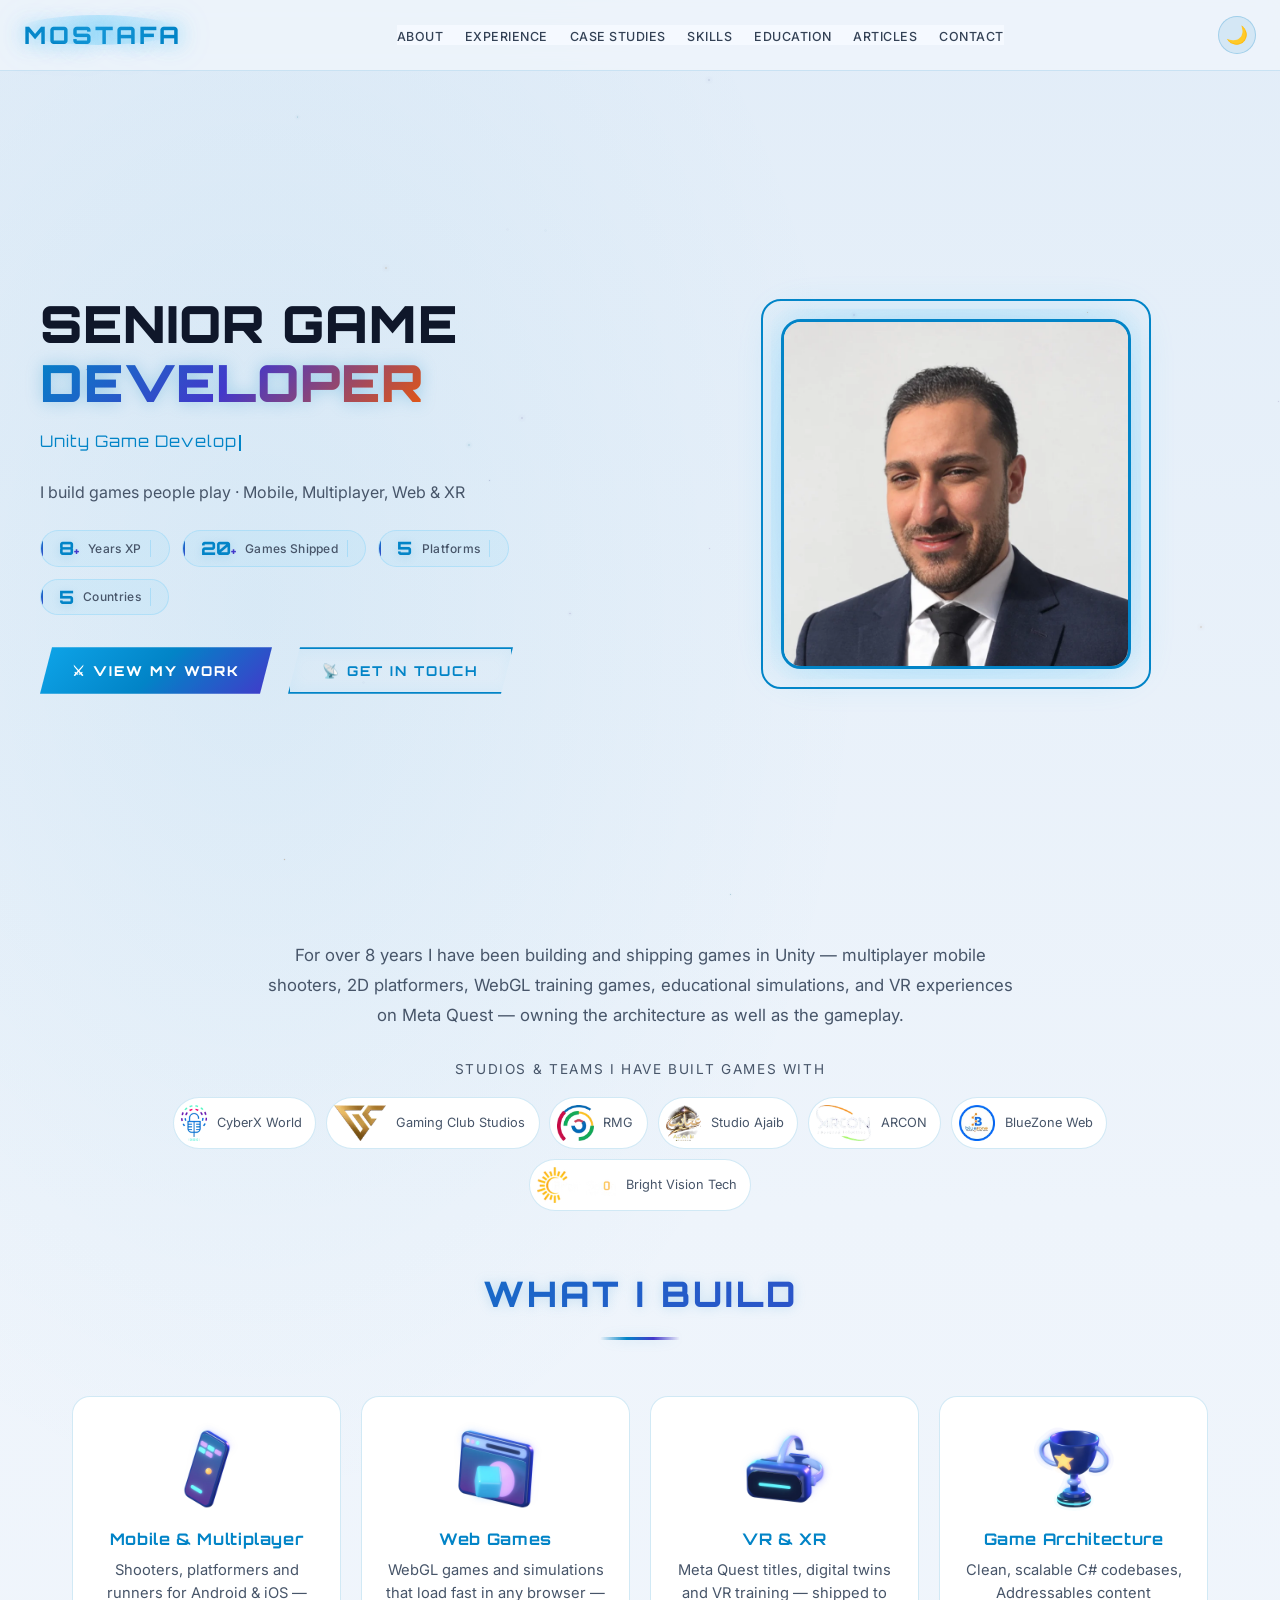
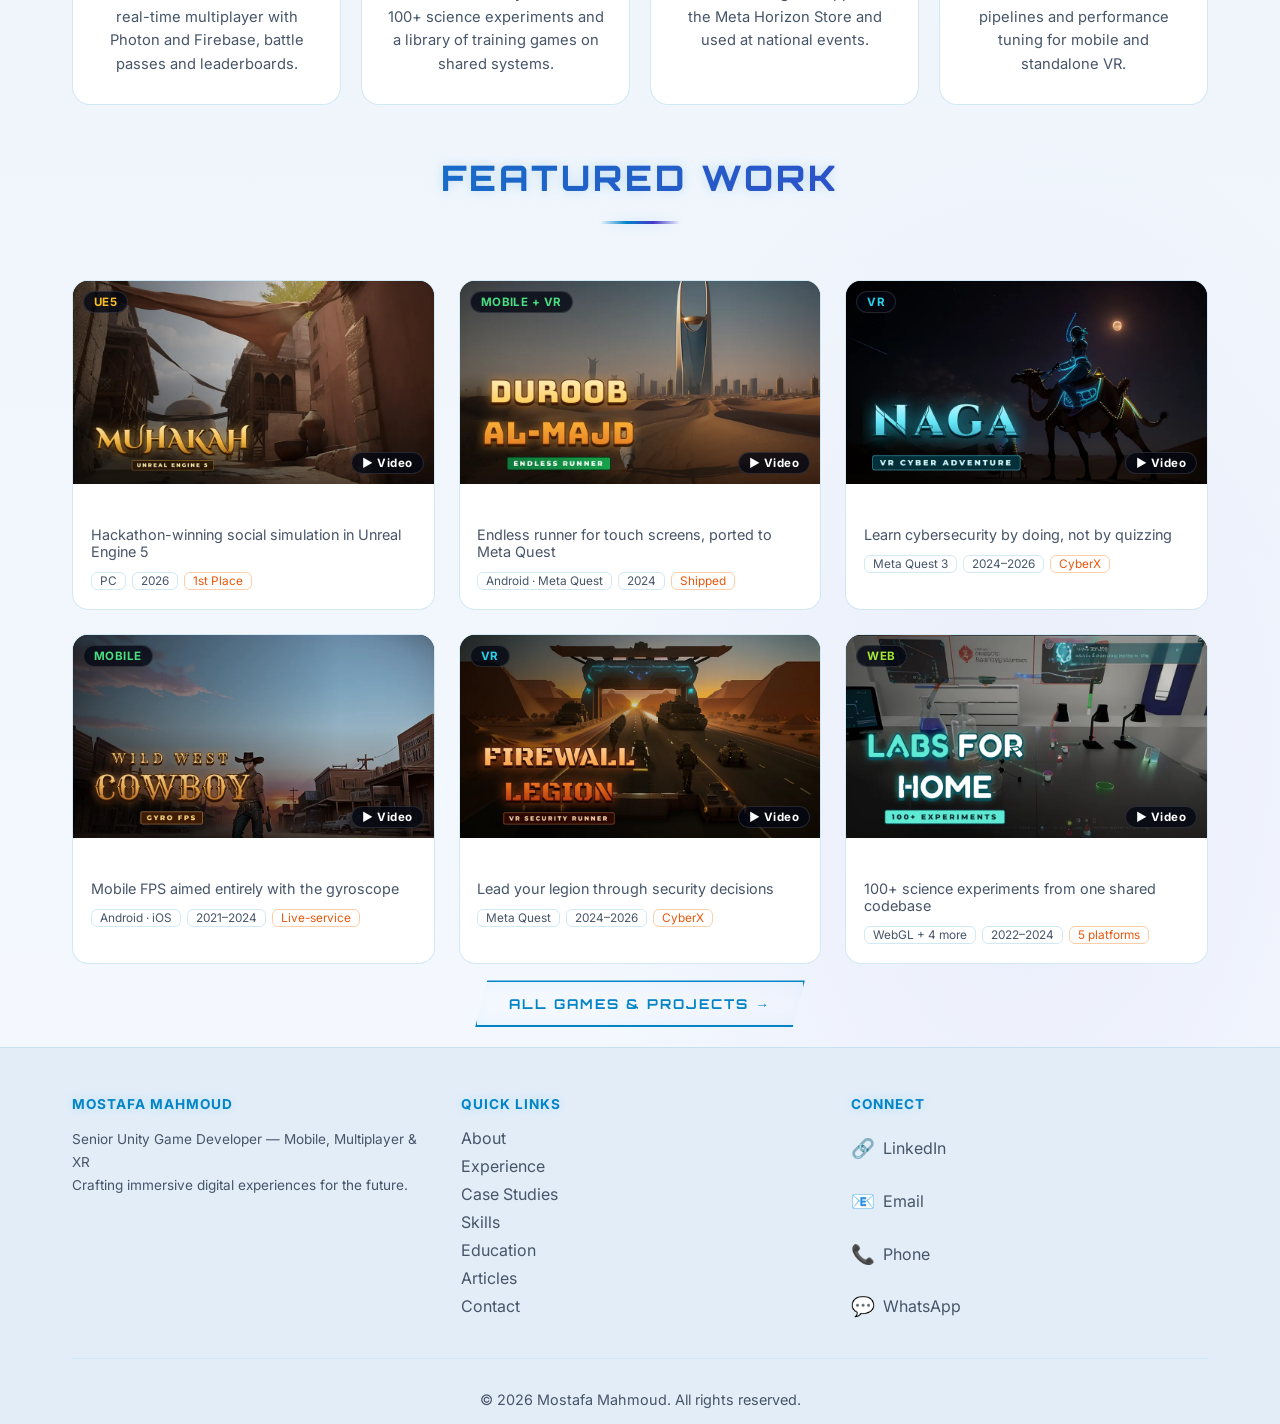
<file: index.html>
<!DOCTYPE html>
<html lang="en">
<head>
    <meta charset="UTF-8">
    <meta name="viewport" content="width=device-width, initial-scale=1.0">
    <title>Mostafa Mahmoud — Senior Unity Game Developer | Mobile, Multiplayer &amp; XR</title>

    <!-- SEO -->
    <meta name="description" content="Mostafa Mahmoud is a Senior Unity Game Developer with 8+ years building and shipping mobile, multiplayer, web and XR games.">
    <meta name="keywords" content="Unity Developer, Game Developer, Senior Unity, Mobile Games, Multiplayer, WebGL, VR Developer, XR Developer, Meta Quest, Unreal Engine, MENA, Egypt">
    <meta name="author" content="Mostafa Mahmoud">
    <meta name="robots" content="index, follow">
    <link rel="canonical" href="https://mostafamahmoudabdelrahman.github.io/mostafa-mahmoud-portfolio/">

    <!-- Open Graph / Facebook -->
    <meta property="og:type" content="website">
    <meta property="og:url" content="https://mostafamahmoudabdelrahman.github.io/mostafa-mahmoud-portfolio/">
    <meta property="og:title" content="Mostafa Mahmoud — Senior Unity Game Developer">
    <meta property="og:description" content="8+ years building and shipping mobile, multiplayer, web and XR games.">
    <meta property="og:image" content="https://mostafamahmoudabdelrahman.github.io/mostafa-mahmoud-portfolio/resources/og-card.jpg">

    <!-- Twitter Card -->
    <meta name="twitter:card" content="summary_large_image">
    <meta name="twitter:title" content="Mostafa Mahmoud — Senior Unity Game Developer">
    <meta name="twitter:description" content="8+ years building and shipping mobile, multiplayer, web and XR games.">
    <meta name="twitter:image" content="https://mostafamahmoudabdelrahman.github.io/mostafa-mahmoud-portfolio/resources/og-card.jpg">

    <!-- Favicon -->
    <link rel="icon" type="image/png" href="resources/favicon-32.png">
    <link rel="apple-touch-icon" href="resources/favicon-180.png">

    <!-- JSON-LD Structured Data -->
    <script type="application/ld+json">
    {
      "@context": "https://schema.org",
      "@type": "Person",
      "name": "Mostafa Mahmoud",
      "jobTitle": "Senior Unity Game Developer",
      "description": "Senior Unity Game Developer with 8+ years in mobile, multiplayer, web and XR game development.",
      "url": "https://mostafamahmoudabdelrahman.github.io/mostafa-mahmoud-portfolio/",
      "image": "https://mostafamahmoudabdelrahman.github.io/mostafa-mahmoud-portfolio/resources/og-card.jpg",
      "email": "mostafamahmoudabdelrahman5@gmail.com",
      "telephone": "+201017800204",
      "sameAs": [
        "https://www.linkedin.com/in/mostafa-mahmoud-abdelrahman",
        "https://github.com/MostafaMahmoudAbdelrahman"
      ],
      "knowsAbout": ["Unity3D", "Mobile Games", "Multiplayer Networking", "WebGL", "C#", "VR Development", "XR", "Meta Quest", "Unreal Engine 5"]
    }
    </script>

    <link rel="stylesheet" href="styles.css">
    <link rel="stylesheet" href="gallery.css">
     <!-- Google tag (gtag.js) -->
<script async src="https://www.googletagmanager.com/gtag/js?id=G-39LDYHDVRW"></script>
<script>
  window.dataLayer = window.dataLayer || [];
  function gtag(){dataLayer.push(arguments);}
  gtag('js', new Date());

  gtag('config', 'G-39LDYHDVRW');
</script>
<script>(function(c,l,a,r,i,t,y){c[a]=c[a]||function(){(c[a].q=c[a].q||[]).push(arguments)};t=l.createElement(r);t.async=1;t.src="https://www.clarity.ms/tag/"+i;y=l.getElementsByTagName(r)[0];y.parentNode.insertBefore(t,y);})(window,document,"clarity","script","zjnewwhxwc");</script>
</head>
<body>
    <!-- Particle Background -->
    <div id="particle-container"></div>

    <!-- Sticky Navbar -->
    <nav class="navbar">
        <div class="nav-container">
            <div class="nav-logo">
                <a href="index.html" aria-label="Mostafa Mahmoud — Home">
                    <span class="logo-text">Mostafa</span>
                    <span class="logo-glow"></span>
                </a>
            </div>
            <ul class="nav-menu">
                <li><a href="about.html" class="nav-link">About</a></li>
                <li><a href="experience.html" class="nav-link">Experience</a></li>
                <li><a href="case-studies.html" class="nav-link">Case Studies</a></li>
                <li><a href="skills.html" class="nav-link">Skills</a></li>
                <li><a href="education.html" class="nav-link">Education</a></li>
                <li><a href="articles.html" class="nav-link">Articles</a></li>
                <li><a href="contact.html" class="nav-link">Contact</a></li>
            </ul>
            <button class="theme-toggle" id="theme-toggle" aria-label="Toggle light/dark theme" title="Toggle theme">
                <span class="theme-icon" id="theme-icon">🌙</span>
            </button>
            <button class="hamburger" aria-label="Toggle navigation menu" aria-expanded="false">
                <span></span>
                <span></span>
                <span></span>
            </button>
        </div>
        <div class="nav-overlay"></div>
    </nav>

    <!-- Hero Section -->
    <section class="hero">
        <div class="hero-content">
            <div class="hero-text">
                <h1 class="hero-title reveal-text">
                    Senior Game<br>
                    <span class="gradient-text">Developer</span>
                </h1>
                <div class="typewriter-wrap reveal-text">
                    <span id="typewriter"></span><span class="cursor"></span>
                </div>
                <p class="hero-tagline reveal-text">
                    I build games people play · Mobile, Multiplayer, Web &amp; XR
                </p>
                <div class="hero-stats reveal-text">
                    <div class="stat-item">
                        <div class="stat-number"><span class="stat-value" data-count="8">0</span><span class="stat-suffix">+</span></div>
                        <span class="stat-label">Years XP</span>
                    </div>
                    <div class="stat-item">
                        <div class="stat-number"><span class="stat-value" data-count="20">0</span><span class="stat-suffix">+</span></div>
                        <span class="stat-label">Games Shipped</span>
                    </div>
                    <div class="stat-item">
                        <div class="stat-number"><span class="stat-value" data-count="5">0</span><span class="stat-suffix"></span></div>
                        <span class="stat-label">Platforms</span>
                    </div>
                    <div class="stat-item">
                        <div class="stat-number"><span class="stat-value" data-count="5">0</span><span class="stat-suffix"></span></div>
                        <span class="stat-label">Countries</span>
                    </div>
                </div>
                <div class="hero-buttons reveal-text">
                    <a href="case-studies.html" class="btn btn-primary">⚔ View My Work</a>
                    <a href="contact.html" class="btn btn-secondary">📡 Get In Touch</a>
                </div>
            </div>
            <div class="hero-image">
                <div class="profile-wrapper">
                    <picture>
                        <source srcset="resources/profile.webp" type="image/webp">
                        <img src="resources/profile.jpg" alt="Mostafa Mahmoud — Senior Unity Game Developer" class="profile-pic" loading="lazy">
                    </picture>
                    <div class="profile-glow"></div>
                    <div class="profile-pulse"></div>
                </div>
            </div>
        </div>
    </section>

    <!-- Home Intro -->
    <section class="home-intro">
        <div class="container">
            <p class="reveal-text">
                For over 8 years I have been building and shipping games in Unity — multiplayer mobile shooters, 2D platformers, WebGL training games, educational simulations, and VR experiences on Meta Quest — owning the architecture as well as the gameplay.
            </p>
        </div>
    </section>

    <!-- Studios -->
    <section class="home-logos">
        <div class="container">
            <p class="logos-label reveal-text">Studios &amp; teams I have built games with</p>
            <ul class="logo-strip reveal-text">
                <li><a href="https://www.cyberx.world/" target="_blank" rel="noopener noreferrer" title="CyberX World"><img src="resources/logos/cyberx.webp" alt="CyberX World" loading="lazy" height="36"><span>CyberX World</span></a></li>
                <li><a href="https://gamingclub.ae/" target="_blank" rel="noopener noreferrer" title="Gaming Club Studios"><img src="resources/logos/gamingclub.webp" alt="Gaming Club Studios" loading="lazy" height="36"><span>Gaming Club Studios</span></a></li>
                <li><a href="https://www.rmg-sa.com/" target="_blank" rel="noopener noreferrer" title="RMG"><img src="resources/logos/rmg.webp" alt="RMG" loading="lazy" height="36"><span>RMG</span></a></li>
                <li><a href="https://studio-ajaib.com/" target="_blank" rel="noopener noreferrer" title="Studio Ajaib"><img src="resources/logos/studio-ajaib.webp" alt="Studio Ajaib" loading="lazy" height="36"><span>Studio Ajaib</span></a></li>
                <li><a href="https://arconme.com/" target="_blank" rel="noopener noreferrer" title="ARCON"><img src="resources/logos/arcon.webp" alt="ARCON" loading="lazy" height="36"><span>ARCON</span></a></li>
                <li><a href="https://bluezonekw.com/" target="_blank" rel="noopener noreferrer" title="BlueZone Web"><img src="resources/logos/bluezone.webp" alt="BlueZone Web" loading="lazy" height="36"><span>BlueZone Web</span></a></li>
                <li><a href="https://b-vision.tech/" target="_blank" rel="noopener noreferrer" title="Bright Vision Tech"><img src="resources/logos/brightvision.webp" alt="Bright Vision Tech" loading="lazy" height="36"><span>Bright Vision Tech</span></a></li>
            </ul>
        </div>
    </section>

    <!-- What I Build -->
    <section class="home-build">
        <div class="container">
            <h2 class="section-title reveal-text">What I Build</h2>
            <div class="build-grid">
                <a href="case-studies.html#cowboy" class="build-card reveal-text">
                    <img src="resources/3d/phone.webp" alt="" class="build-icon" width="96" height="96" loading="lazy">
                    <h3>Mobile &amp; Multiplayer</h3>
                    <p>Shooters, platformers and runners for Android &amp; iOS — real-time multiplayer with Photon and Firebase, battle passes and leaderboards.</p>
                </a>
                <a href="case-studies.html#labs-for-home" class="build-card reveal-text">
                    <img src="resources/3d/browser.webp" alt="" class="build-icon" width="96" height="96" loading="lazy">
                    <h3>Web Games</h3>
                    <p>WebGL games and simulations that load fast in any browser — 100+ science experiments and a library of training games on shared systems.</p>
                </a>
                <a href="case-studies.html#naga" class="build-card reveal-text">
                    <img src="resources/3d/headset.webp" alt="" class="build-icon" width="96" height="96" loading="lazy">
                    <h3>VR &amp; XR</h3>
                    <p>Meta Quest titles, digital twins and VR training — shipped to the Meta Horizon Store and used at national events.</p>
                </a>
                <a href="skills.html" class="build-card reveal-text">
                    <img src="resources/3d/trophy.webp" alt="" class="build-icon" width="96" height="96" loading="lazy">
                    <h3>Game Architecture</h3>
                    <p>Clean, scalable C# codebases, Addressables content pipelines and performance tuning for mobile and standalone VR.</p>
                </a>
            </div>
        </div>
    </section>

    <!-- Featured Work -->
    <section class="home-featured">
        <div class="container">
            <h2 class="section-title reveal-text">Featured Work</h2>
            <div class="gx reveal-text" data-gallery="featured"></div>
            <p class="home-featured-more reveal-text"><a href="case-studies.html#games" class="btn btn-secondary">All games &amp; projects →</a></p>
        </div>
    </section>

    <!-- Footer -->
    <footer class="footer">
        <div class="container">
            <div class="footer-content">
                <div class="footer-section">
                    <h4>Mostafa Mahmoud</h4>
                    <p>Senior Unity Game Developer — Mobile, Multiplayer &amp; XR</p>
                    <p>Crafting immersive digital experiences for the future.</p>
                </div>
                <div class="footer-section">
                    <h4>Quick Links</h4>
                    <ul>
                        <li><a href="about.html">About</a></li>
                        <li><a href="experience.html">Experience</a></li>
                        <li><a href="case-studies.html">Case Studies</a></li>
                        <li><a href="skills.html">Skills</a></li>
                        <li><a href="education.html">Education</a></li>
                        <li><a href="articles.html">Articles</a></li>
                        <li><a href="contact.html">Contact</a></li>
                    </ul>
                </div>
                <div class="footer-section">
                    <h4>Connect</h4>
                    <div class="social-links">
                        <a href="https://www.linkedin.com/in/mostafa-mahmoud-abdelrahman" target="_blank" rel="noopener noreferrer" class="social-icon" title="LinkedIn">
                            <span>🔗</span> LinkedIn
                        </a>
                        <a href="mailto:mostafamahmoudabdelrahman5@gmail.com" class="social-icon" title="Email">
                            <span>📧</span> Email
                        </a>
                        <a href="tel:+201017800204" class="social-icon" title="Phone">
                            <span>📞</span> Phone
                        </a>
                        <a href="https://wa.me/966560358978" target="_blank" rel="noopener noreferrer" class="social-icon" title="WhatsApp">
                            <span>💬</span> WhatsApp
                        </a>
                    </div>
                </div>
            </div>
            <div class="footer-bottom">
                <p>&copy; 2026 Mostafa Mahmoud. All rights reserved.</p>
            </div>
        </div>
    </footer>

    <script src="particles.js"></script>
    <script src="script.js"></script>
    <script src="projects-data.js"></script>
    <script src="gallery.js"></script>
</body>
</html>
</file>
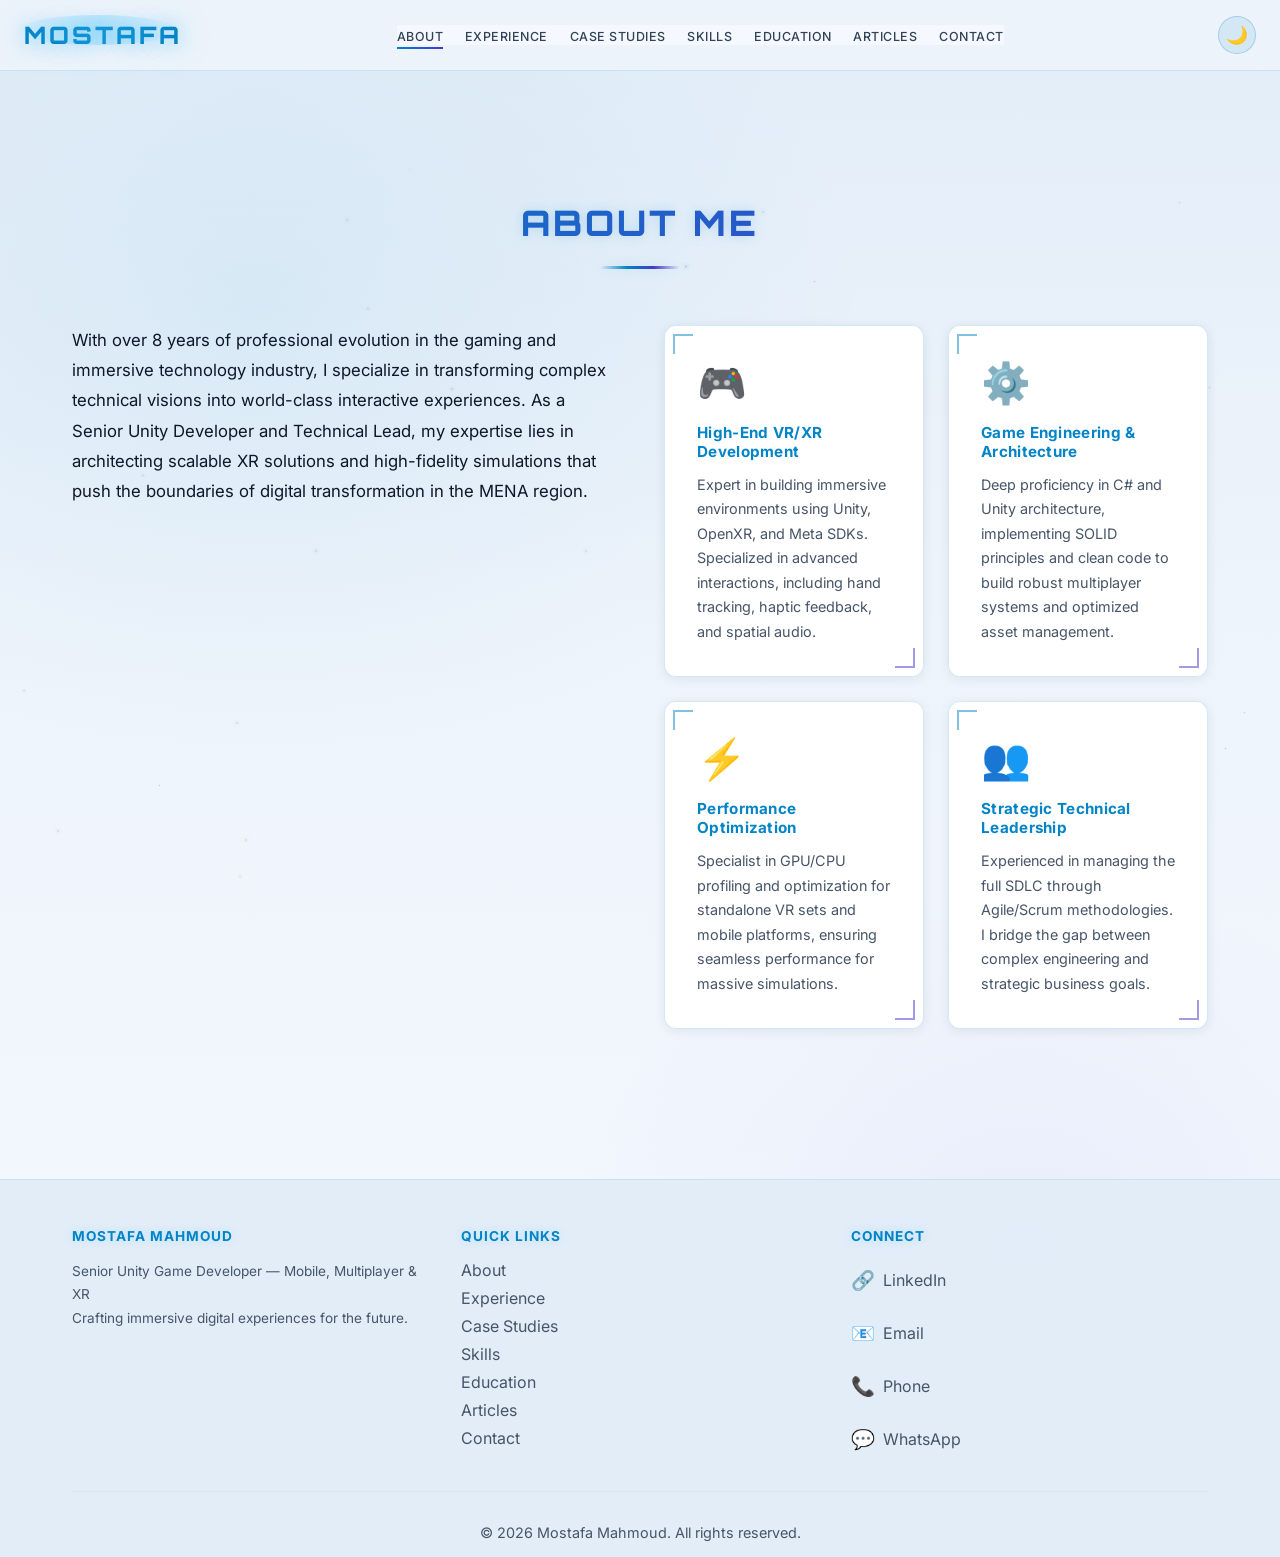
<file: about.html>
<!DOCTYPE html>
<html lang="en">
<head>
    <meta charset="UTF-8">
    <meta name="viewport" content="width=device-width, initial-scale=1.0">
    <title>About — Mostafa Mahmoud</title>

    <!-- SEO -->
    <meta name="description" content="About Mostafa Mahmoud: Senior Unity Game Developer with 8+ years building mobile, multiplayer, web, and VR/XR games and simulations across the MENA region.">
    <meta name="keywords" content="Unity Developer, Game Developer, Senior Unity, Mobile Games, Multiplayer, WebGL, VR Developer, XR Developer, Meta Quest, Unreal Engine, MENA, Egypt">
    <meta name="author" content="Mostafa Mahmoud">
    <meta name="robots" content="index, follow">
    <link rel="canonical" href="https://mostafamahmoudabdelrahman.github.io/mostafa-mahmoud-portfolio/about.html">

    <!-- Open Graph / Facebook -->
    <meta property="og:type" content="website">
    <meta property="og:url" content="https://mostafamahmoudabdelrahman.github.io/mostafa-mahmoud-portfolio/about.html">
    <meta property="og:title" content="About — Mostafa Mahmoud">
    <meta property="og:description" content="Senior Unity Game Developer with 8+ years building mobile, multiplayer, web, and VR/XR games and simulations.">
    <meta property="og:image" content="https://mostafamahmoudabdelrahman.github.io/mostafa-mahmoud-portfolio/resources/og-card.jpg">

    <!-- Twitter Card -->
    <meta name="twitter:card" content="summary_large_image">
    <meta name="twitter:title" content="About — Mostafa Mahmoud">
    <meta name="twitter:description" content="Senior Unity Game Developer with 8+ years building mobile, multiplayer, web, and VR/XR games and simulations.">
    <meta name="twitter:image" content="https://mostafamahmoudabdelrahman.github.io/mostafa-mahmoud-portfolio/resources/og-card.jpg">

    <!-- Favicon -->
    <link rel="icon" type="image/png" href="resources/favicon-32.png">
    <link rel="apple-touch-icon" href="resources/favicon-180.png">

    <!-- JSON-LD Structured Data -->
    <script type="application/ld+json">
    {
      "@context": "https://schema.org",
      "@type": "Person",
      "name": "Mostafa Mahmoud",
      "jobTitle": "Senior Unity Game Developer",
      "description": "Senior Unity Game Developer with 8+ years in mobile, multiplayer, web and XR game development.",
      "url": "https://mostafamahmoudabdelrahman.github.io/mostafa-mahmoud-portfolio/",
      "image": "https://mostafamahmoudabdelrahman.github.io/mostafa-mahmoud-portfolio/resources/og-card.jpg",
      "email": "mostafamahmoudabdelrahman5@gmail.com",
      "telephone": "+201017800204",
      "sameAs": [
        "https://www.linkedin.com/in/mostafa-mahmoud-abdelrahman",
        "https://github.com/MostafaMahmoudAbdelrahman"
      ],
      "knowsAbout": ["Unity3D", "Mobile Games", "Multiplayer Networking", "WebGL", "C#", "VR Development", "XR", "Meta Quest", "Unreal Engine 5"]
    }
    </script>

    <link rel="stylesheet" href="styles.css">
     <!-- Google tag (gtag.js) -->
<script async src="https://www.googletagmanager.com/gtag/js?id=G-39LDYHDVRW"></script>
<script>
  window.dataLayer = window.dataLayer || [];
  function gtag(){dataLayer.push(arguments);}
  gtag('js', new Date());

  gtag('config', 'G-39LDYHDVRW');
</script>
<script>(function(c,l,a,r,i,t,y){c[a]=c[a]||function(){(c[a].q=c[a].q||[]).push(arguments)};t=l.createElement(r);t.async=1;t.src="https://www.clarity.ms/tag/"+i;y=l.getElementsByTagName(r)[0];y.parentNode.insertBefore(t,y);})(window,document,"clarity","script","zjnewwhxwc");</script>
</head>
<body>
    <!-- Particle Background -->
    <div id="particle-container"></div>

    <!-- Sticky Navbar -->
    <nav class="navbar">
        <div class="nav-container">
            <div class="nav-logo">
                <a href="index.html" aria-label="Mostafa Mahmoud — Home">
                    <span class="logo-text">Mostafa</span>
                    <span class="logo-glow"></span>
                </a>
            </div>
            <ul class="nav-menu">
                <li><a href="about.html" class="nav-link active">About</a></li>
                <li><a href="experience.html" class="nav-link">Experience</a></li>
                <li><a href="case-studies.html" class="nav-link">Case Studies</a></li>
                <li><a href="skills.html" class="nav-link">Skills</a></li>
                <li><a href="education.html" class="nav-link">Education</a></li>
                <li><a href="articles.html" class="nav-link">Articles</a></li>
                <li><a href="contact.html" class="nav-link">Contact</a></li>
            </ul>
            <button class="theme-toggle" id="theme-toggle" aria-label="Toggle light/dark theme" title="Toggle theme">
                <span class="theme-icon" id="theme-icon">🌙</span>
            </button>
            <button class="hamburger" aria-label="Toggle navigation menu" aria-expanded="false">
                <span></span>
                <span></span>
                <span></span>
            </button>
        </div>
        <div class="nav-overlay"></div>
    </nav>

    <!-- About Section -->
    <section id="about" class="about">
        <div class="container">
            <h2 class="section-title reveal-text">About Me</h2>
            <div class="about-content">
                <div class="about-text reveal-text">
                    <p class="about-intro">
                        With over 8 years of professional evolution in the gaming and immersive technology industry, I specialize in transforming complex technical visions into world-class interactive experiences. As a Senior Unity Developer and Technical Lead, my expertise lies in architecting scalable XR solutions and high-fidelity simulations that push the boundaries of digital transformation in the MENA region.
                    </p>
                </div>
                <div class="expertise-grid reveal-text">
                    <div class="expertise-card">
                        <div class="expertise-icon">🎮</div>
                        <h3>High-End VR/XR Development</h3>
                        <p>Expert in building immersive environments using Unity, OpenXR, and Meta SDKs. Specialized in advanced interactions, including hand tracking, haptic feedback, and spatial audio.</p>
                    </div>
                    <div class="expertise-card">
                        <div class="expertise-icon">⚙️</div>
                        <h3>Game Engineering & Architecture</h3>
                        <p>Deep proficiency in C# and Unity architecture, implementing SOLID principles and clean code to build robust multiplayer systems and optimized asset management.</p>
                    </div>
                    <div class="expertise-card">
                        <div class="expertise-icon">⚡</div>
                        <h3>Performance Optimization</h3>
                        <p>Specialist in GPU/CPU profiling and optimization for standalone VR sets and mobile platforms, ensuring seamless performance for massive simulations.</p>
                    </div>
                    <div class="expertise-card">
                        <div class="expertise-icon">👥</div>
                        <h3>Strategic Technical Leadership</h3>
                        <p>Experienced in managing the full SDLC through Agile/Scrum methodologies. I bridge the gap between complex engineering and strategic business goals.</p>
                    </div>
                </div>
            </div>
        </div>
    </section>

    <!-- Footer -->
    <footer class="footer">
        <div class="container">
            <div class="footer-content">
                <div class="footer-section">
                    <h4>Mostafa Mahmoud</h4>
                    <p>Senior Unity Game Developer — Mobile, Multiplayer &amp; XR</p>
                    <p>Crafting immersive digital experiences for the future.</p>
                </div>
                <div class="footer-section">
                    <h4>Quick Links</h4>
                    <ul>
                        <li><a href="about.html">About</a></li>
                        <li><a href="experience.html">Experience</a></li>
                        <li><a href="case-studies.html">Case Studies</a></li>
                        <li><a href="skills.html">Skills</a></li>
                        <li><a href="education.html">Education</a></li>
                        <li><a href="articles.html">Articles</a></li>
                        <li><a href="contact.html">Contact</a></li>
                    </ul>
                </div>
                <div class="footer-section">
                    <h4>Connect</h4>
                    <div class="social-links">
                        <a href="https://www.linkedin.com/in/mostafa-mahmoud-abdelrahman" target="_blank" rel="noopener noreferrer" class="social-icon" title="LinkedIn">
                            <span>🔗</span> LinkedIn
                        </a>
                        <a href="mailto:mostafamahmoudabdelrahman5@gmail.com" class="social-icon" title="Email">
                            <span>📧</span> Email
                        </a>
                        <a href="tel:+201017800204" class="social-icon" title="Phone">
                            <span>📞</span> Phone
                        </a>
                        <a href="https://wa.me/966560358978" target="_blank" rel="noopener noreferrer" class="social-icon" title="WhatsApp">
                            <span>💬</span> WhatsApp
                        </a>
                    </div>
                </div>
            </div>
            <div class="footer-bottom">
                <p>&copy; 2026 Mostafa Mahmoud. All rights reserved.</p>
            </div>
        </div>
    </footer>

    <script src="particles.js"></script>
    <script src="script.js"></script>
</body>
</html>
</file>
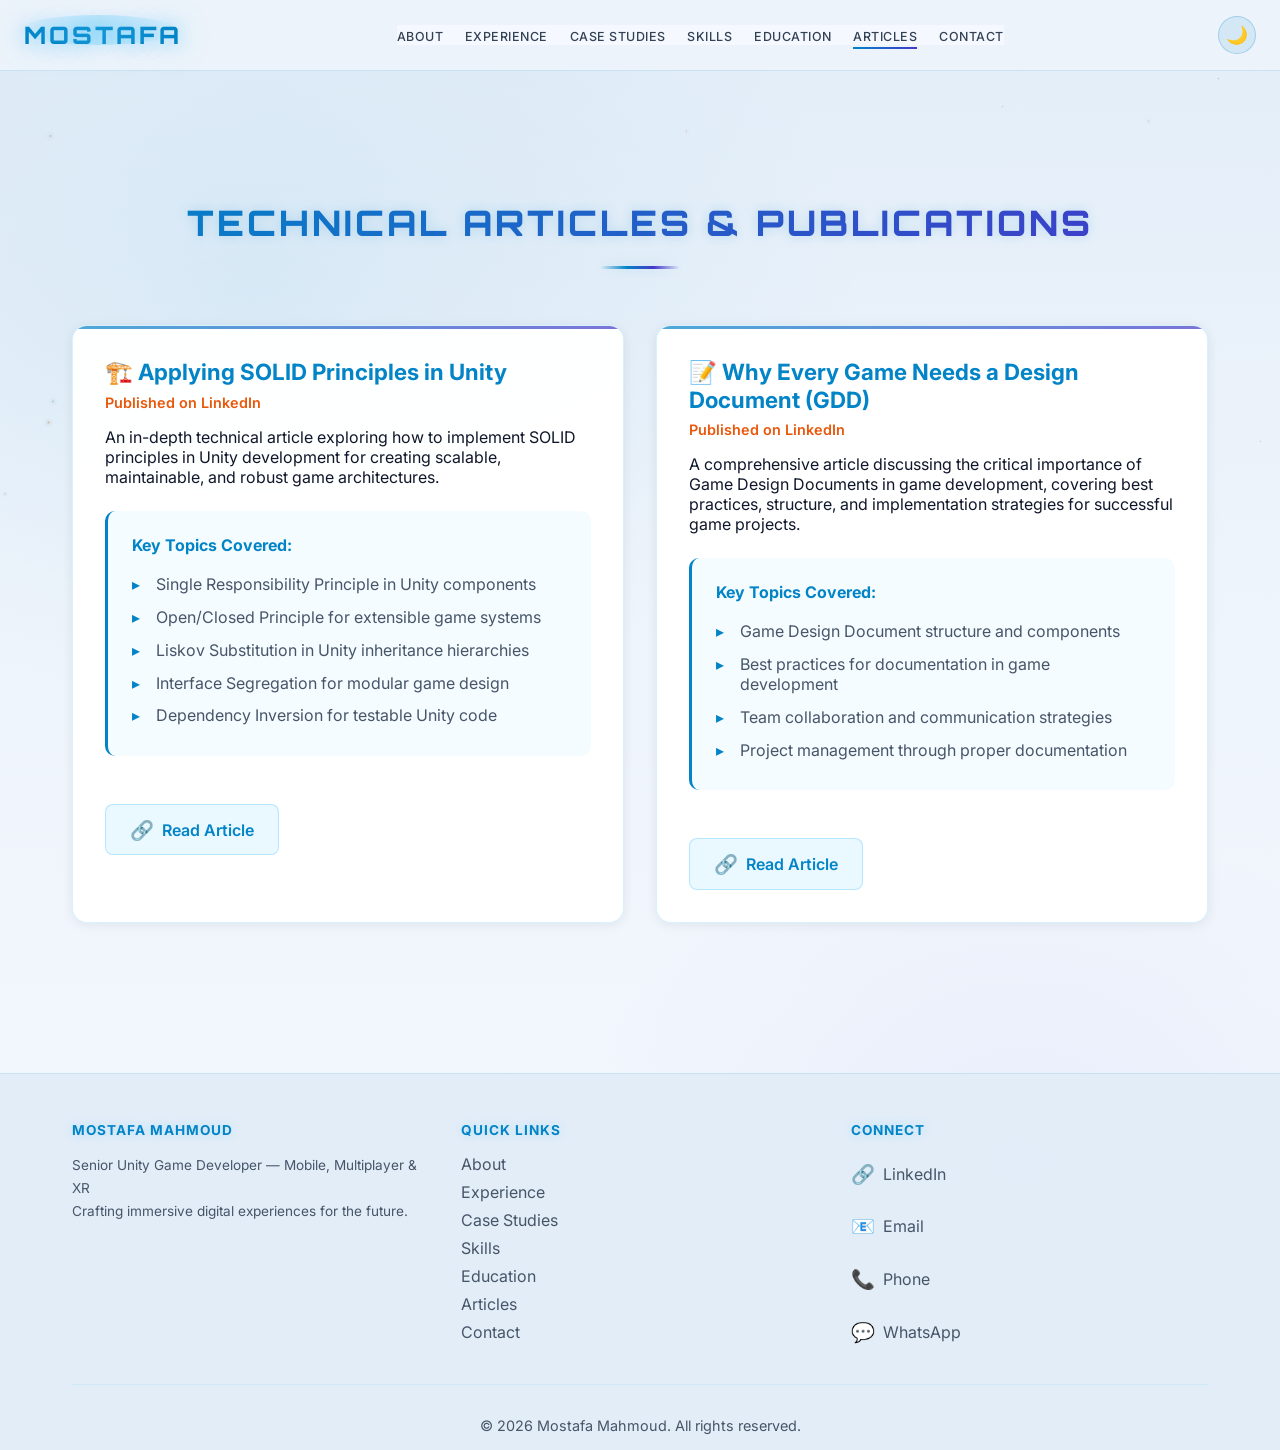
<file: articles.html>
<!DOCTYPE html>
<html lang="en">
<head>
    <meta charset="UTF-8">
    <meta name="viewport" content="width=device-width, initial-scale=1.0">
    <title>Articles — Mostafa Mahmoud</title>

    <!-- SEO -->
    <meta name="description" content="Technical articles by Mostafa Mahmoud: applying SOLID principles in Unity, and why every game needs a Game Design Document.">
    <meta name="keywords" content="Unity Developer, Game Developer, Senior Unity, Mobile Games, Multiplayer, WebGL, VR Developer, XR Developer, Meta Quest, Unreal Engine, MENA, Egypt">
    <meta name="author" content="Mostafa Mahmoud">
    <meta name="robots" content="index, follow">
    <link rel="canonical" href="https://mostafamahmoudabdelrahman.github.io/mostafa-mahmoud-portfolio/articles.html">

    <!-- Open Graph / Facebook -->
    <meta property="og:type" content="website">
    <meta property="og:url" content="https://mostafamahmoudabdelrahman.github.io/mostafa-mahmoud-portfolio/articles.html">
    <meta property="og:title" content="Articles — Mostafa Mahmoud">
    <meta property="og:description" content="Technical writing on SOLID principles in Unity and why every game needs a Game Design Document.">
    <meta property="og:image" content="https://mostafamahmoudabdelrahman.github.io/mostafa-mahmoud-portfolio/resources/og-card.jpg">

    <!-- Twitter Card -->
    <meta name="twitter:card" content="summary_large_image">
    <meta name="twitter:title" content="Articles — Mostafa Mahmoud">
    <meta name="twitter:description" content="Technical writing on SOLID principles in Unity and why every game needs a Game Design Document.">
    <meta name="twitter:image" content="https://mostafamahmoudabdelrahman.github.io/mostafa-mahmoud-portfolio/resources/og-card.jpg">

    <!-- Favicon -->
    <link rel="icon" type="image/png" href="resources/favicon-32.png">
    <link rel="apple-touch-icon" href="resources/favicon-180.png">

    <!-- JSON-LD Structured Data -->
    <script type="application/ld+json">
    {
      "@context": "https://schema.org",
      "@type": "Person",
      "name": "Mostafa Mahmoud",
      "jobTitle": "Senior Unity Game Developer",
      "description": "Senior Unity Game Developer with 8+ years in mobile, multiplayer, web and XR game development.",
      "url": "https://mostafamahmoudabdelrahman.github.io/mostafa-mahmoud-portfolio/",
      "image": "https://mostafamahmoudabdelrahman.github.io/mostafa-mahmoud-portfolio/resources/og-card.jpg",
      "email": "mostafamahmoudabdelrahman5@gmail.com",
      "telephone": "+201017800204",
      "sameAs": [
        "https://www.linkedin.com/in/mostafa-mahmoud-abdelrahman",
        "https://github.com/MostafaMahmoudAbdelrahman"
      ],
      "knowsAbout": ["Unity3D", "Mobile Games", "Multiplayer Networking", "WebGL", "C#", "VR Development", "XR", "Meta Quest", "Unreal Engine 5"]
    }
    </script>

    <link rel="stylesheet" href="styles.css">
     <!-- Google tag (gtag.js) -->
<script async src="https://www.googletagmanager.com/gtag/js?id=G-39LDYHDVRW"></script>
<script>
  window.dataLayer = window.dataLayer || [];
  function gtag(){dataLayer.push(arguments);}
  gtag('js', new Date());

  gtag('config', 'G-39LDYHDVRW');
</script>
<script>(function(c,l,a,r,i,t,y){c[a]=c[a]||function(){(c[a].q=c[a].q||[]).push(arguments)};t=l.createElement(r);t.async=1;t.src="https://www.clarity.ms/tag/"+i;y=l.getElementsByTagName(r)[0];y.parentNode.insertBefore(t,y);})(window,document,"clarity","script","zjnewwhxwc");</script>
</head>
<body>
    <!-- Particle Background -->
    <div id="particle-container"></div>

    <!-- Sticky Navbar -->
    <nav class="navbar">
        <div class="nav-container">
            <div class="nav-logo">
                <a href="index.html" aria-label="Mostafa Mahmoud — Home">
                    <span class="logo-text">Mostafa</span>
                    <span class="logo-glow"></span>
                </a>
            </div>
            <ul class="nav-menu">
                <li><a href="about.html" class="nav-link">About</a></li>
                <li><a href="experience.html" class="nav-link">Experience</a></li>
                <li><a href="case-studies.html" class="nav-link">Case Studies</a></li>
                <li><a href="skills.html" class="nav-link">Skills</a></li>
                <li><a href="education.html" class="nav-link">Education</a></li>
                <li><a href="articles.html" class="nav-link active">Articles</a></li>
                <li><a href="contact.html" class="nav-link">Contact</a></li>
            </ul>
            <button class="theme-toggle" id="theme-toggle" aria-label="Toggle light/dark theme" title="Toggle theme">
                <span class="theme-icon" id="theme-icon">🌙</span>
            </button>
            <button class="hamburger" aria-label="Toggle navigation menu" aria-expanded="false">
                <span></span>
                <span></span>
                <span></span>
            </button>
        </div>
        <div class="nav-overlay"></div>
    </nav>

    <!-- Articles Section -->
    <section id="articles" class="articles">
        <div class="container">
            <h2 class="section-title reveal-text">Technical Articles & Publications</h2>
            <div class="projects-grid">
                <div class="project-card reveal-text">
                    <div class="project-title">🏗️ Applying SOLID Principles in Unity</div>
                    <div class="project-date">Published on LinkedIn</div>
                    <p>An in-depth technical article exploring how to implement SOLID principles in Unity development for creating scalable, maintainable, and robust game architectures.</p>
                    <div class="project-features">
                        <strong>Key Topics Covered:</strong>
                        <ul>
                            <li>Single Responsibility Principle in Unity components</li>
                            <li>Open/Closed Principle for extensible game systems</li>
                            <li>Liskov Substitution in Unity inheritance hierarchies</li>
                            <li>Interface Segregation for modular game design</li>
                            <li>Dependency Inversion for testable Unity code</li>
                        </ul>
                    </div>
                    <div class="project-links">
                        <a href="https://www.linkedin.com/pulse/applying-solid-principles-unity-best-practices-scalable-mahmoud-miwbf" target="_blank" rel="noopener noreferrer" class="project-link">
                            <span class="link-icon">🔗</span> Read Article
                        </a>
                    </div>
                </div>

                <div class="project-card reveal-text">
                    <div class="project-title">📝 Why Every Game Needs a Design Document (GDD)</div>
                    <div class="project-date">Published on LinkedIn</div>
                    <p>A comprehensive article discussing the critical importance of Game Design Documents in game development, covering best practices, structure, and implementation strategies for successful game projects.</p>
                    <div class="project-features">
                        <strong>Key Topics Covered:</strong>
                        <ul>
                            <li>Game Design Document structure and components</li>
                            <li>Best practices for documentation in game development</li>
                            <li>Team collaboration and communication strategies</li>
                            <li>Project management through proper documentation</li>
                        </ul>
                    </div>
                    <div class="project-links">
                        <a href="https://www.linkedin.com/pulse/why-every-game-needs-design-document-gdd-mostafa-mahmoud-9l8cf" target="_blank" rel="noopener noreferrer" class="project-link">
                            <span class="link-icon">🔗</span> Read Article
                        </a>
                    </div>
                </div>
            </div>
        </div>
    </section>

    <!-- Footer -->
    <footer class="footer">
        <div class="container">
            <div class="footer-content">
                <div class="footer-section">
                    <h4>Mostafa Mahmoud</h4>
                    <p>Senior Unity Game Developer — Mobile, Multiplayer &amp; XR</p>
                    <p>Crafting immersive digital experiences for the future.</p>
                </div>
                <div class="footer-section">
                    <h4>Quick Links</h4>
                    <ul>
                        <li><a href="about.html">About</a></li>
                        <li><a href="experience.html">Experience</a></li>
                        <li><a href="case-studies.html">Case Studies</a></li>
                        <li><a href="skills.html">Skills</a></li>
                        <li><a href="education.html">Education</a></li>
                        <li><a href="articles.html">Articles</a></li>
                        <li><a href="contact.html">Contact</a></li>
                    </ul>
                </div>
                <div class="footer-section">
                    <h4>Connect</h4>
                    <div class="social-links">
                        <a href="https://www.linkedin.com/in/mostafa-mahmoud-abdelrahman" target="_blank" rel="noopener noreferrer" class="social-icon" title="LinkedIn">
                            <span>🔗</span> LinkedIn
                        </a>
                        <a href="mailto:mostafamahmoudabdelrahman5@gmail.com" class="social-icon" title="Email">
                            <span>📧</span> Email
                        </a>
                        <a href="tel:+201017800204" class="social-icon" title="Phone">
                            <span>📞</span> Phone
                        </a>
                        <a href="https://wa.me/966560358978" target="_blank" rel="noopener noreferrer" class="social-icon" title="WhatsApp">
                            <span>💬</span> WhatsApp
                        </a>
                    </div>
                </div>
            </div>
            <div class="footer-bottom">
                <p>&copy; 2026 Mostafa Mahmoud. All rights reserved.</p>
            </div>
        </div>
    </footer>

    <script src="particles.js"></script>
    <script src="script.js"></script>
</body>
</html>
</file>
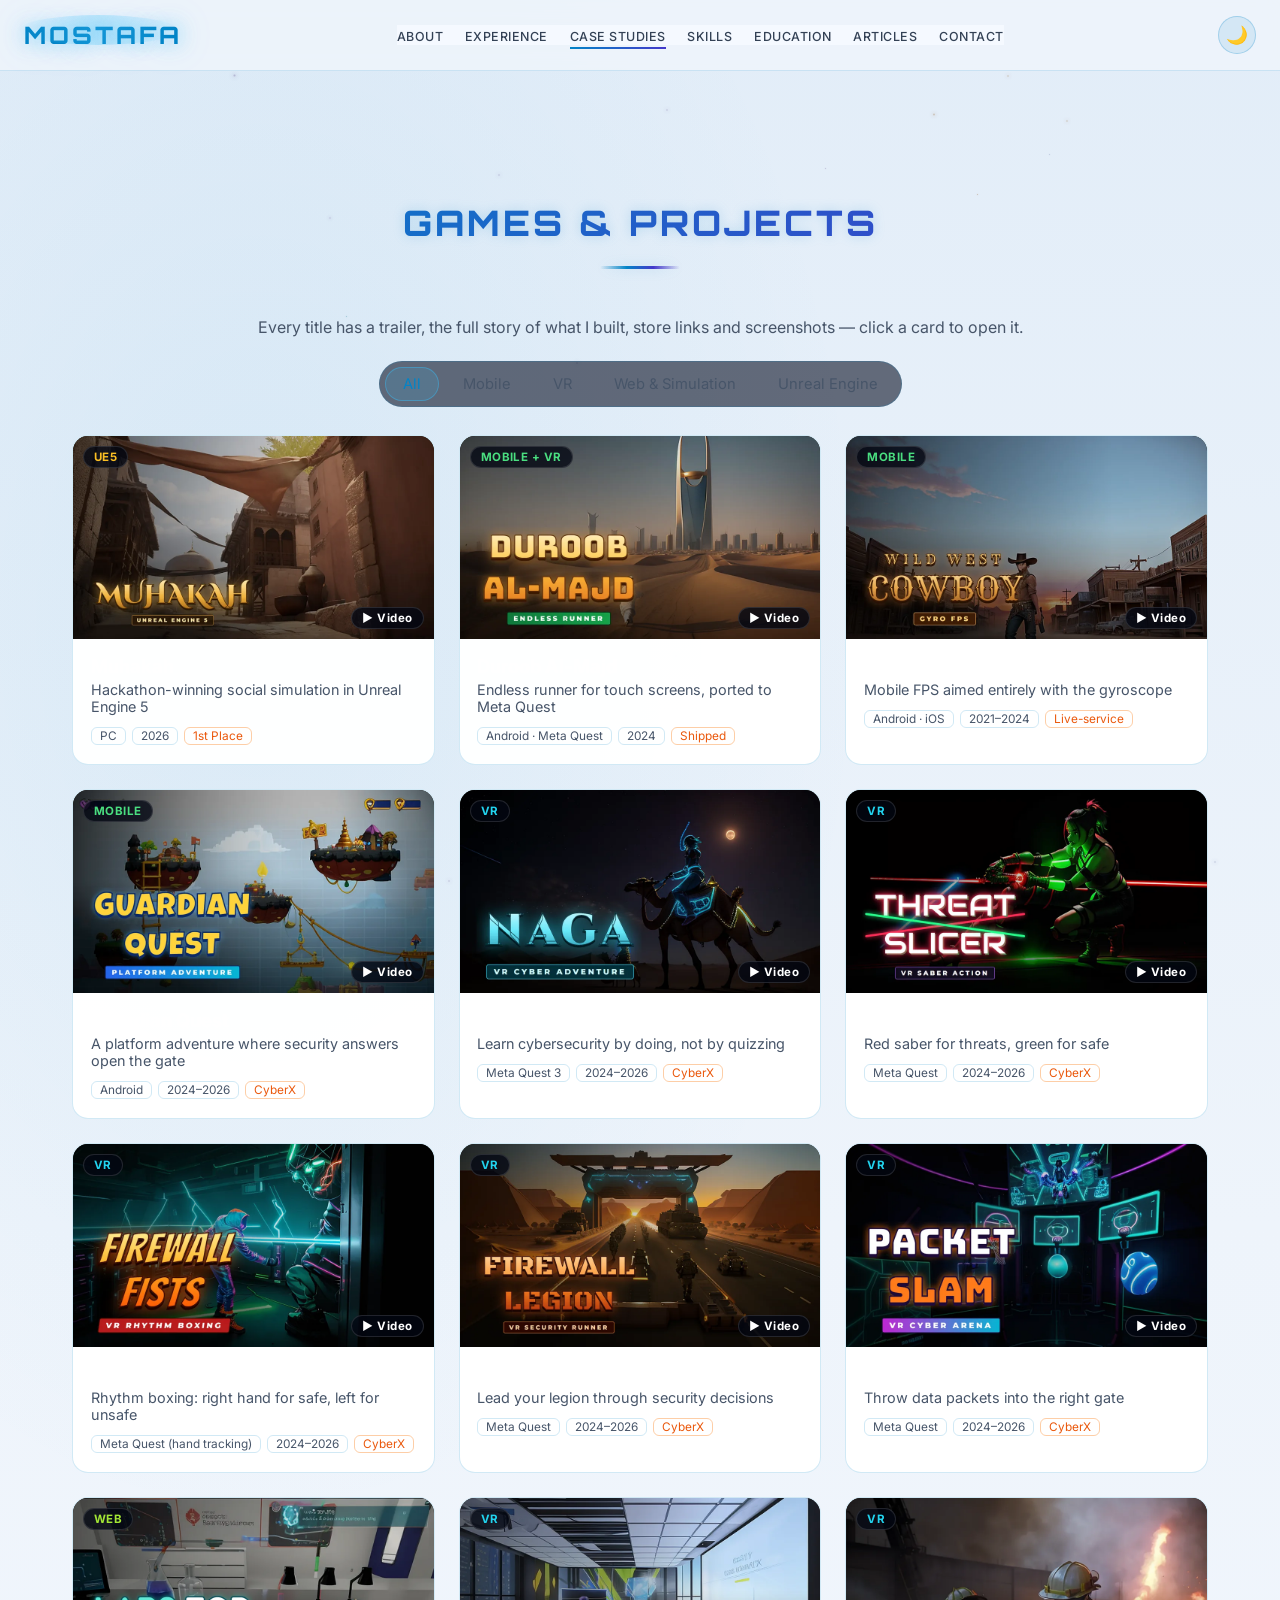
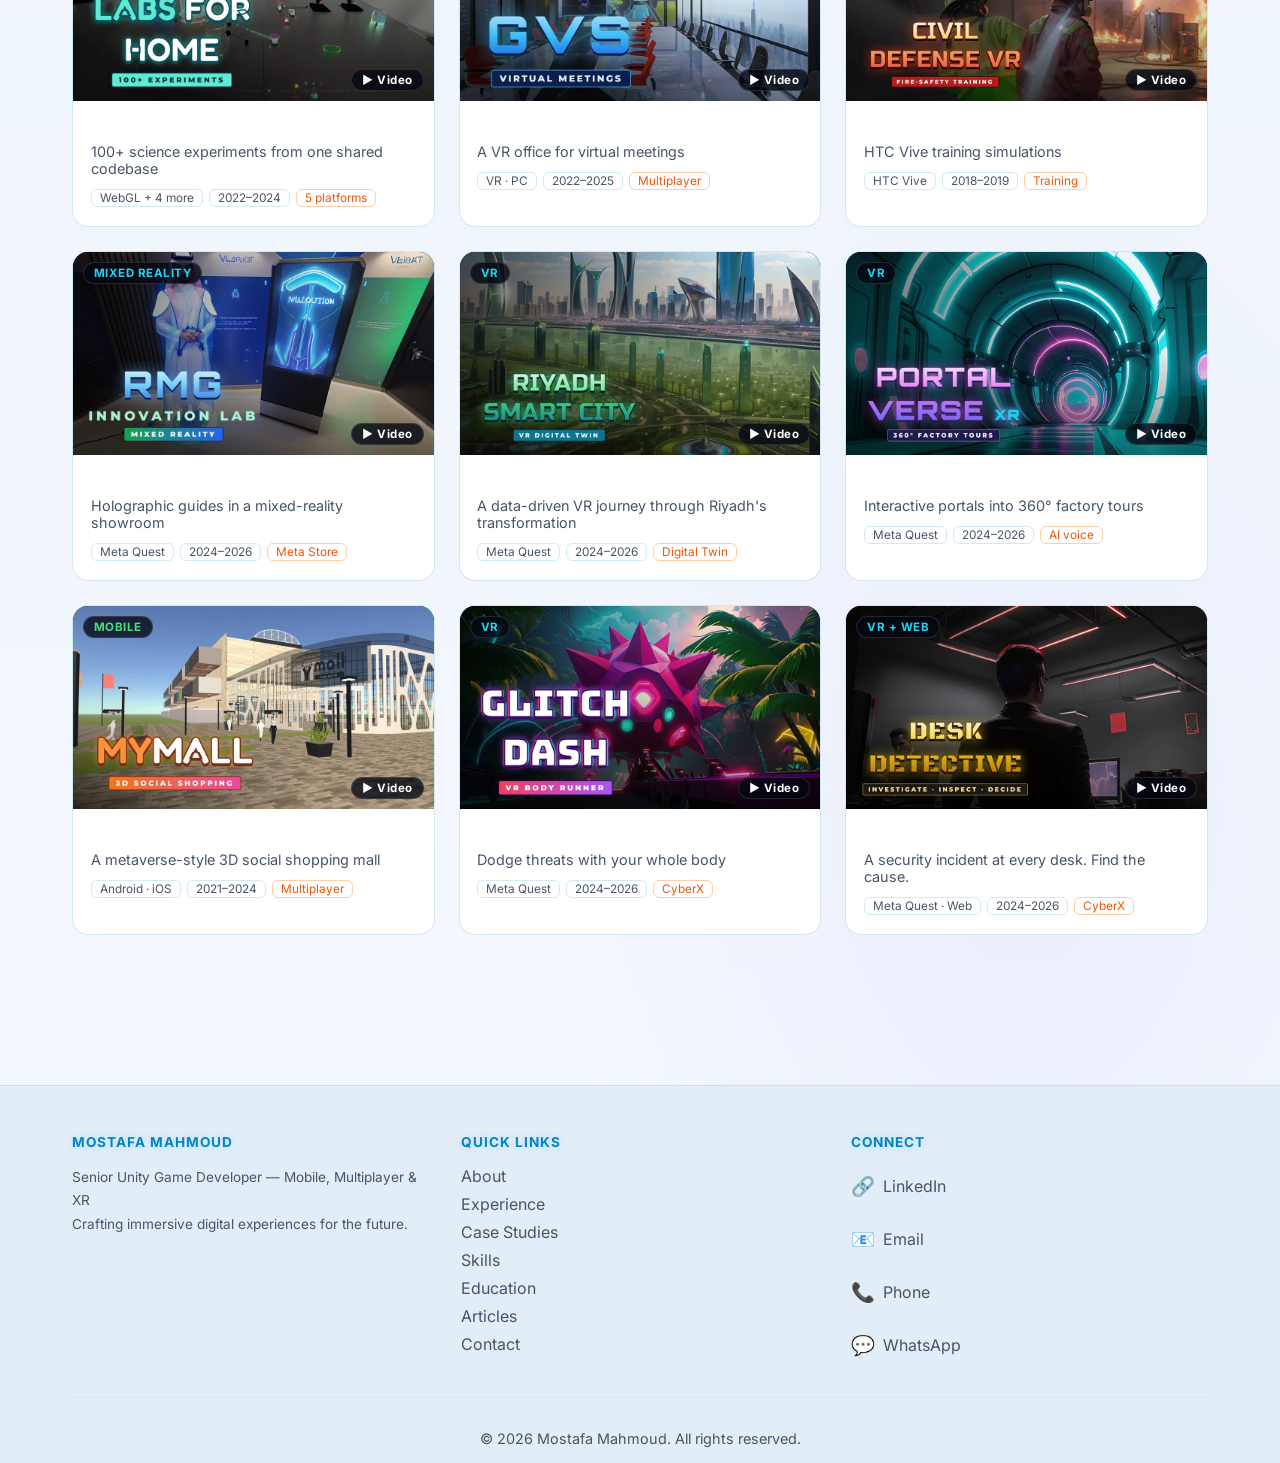
<file: case-studies.html>
<!DOCTYPE html>
<html lang="en">
<head>
    <meta charset="UTF-8">
    <meta name="viewport" content="width=device-width, initial-scale=1.0">
    <title>Case Studies — Mostafa Mahmoud</title>

    <!-- SEO -->
    <meta name="description" content="Case studies from Mostafa Mahmoud's work: Muhakah, ARCON's SiMinds & Labs for Home, RMG's Duroob Al-Majd and Digital Twin VR, CyberX World cybersecurity games, bluezone web's MyMall, and Global Business Strategies.">
    <meta name="keywords" content="Unity Developer, Game Developer, Senior Unity, Mobile Games, Multiplayer, WebGL, VR Developer, XR Developer, Meta Quest, Unreal Engine, MENA, Egypt">
    <meta name="author" content="Mostafa Mahmoud">
    <meta name="robots" content="index, follow">
    <link rel="canonical" href="https://mostafamahmoudabdelrahman.github.io/mostafa-mahmoud-portfolio/case-studies.html">

    <!-- Open Graph / Facebook -->
    <meta property="og:type" content="website">
    <meta property="og:url" content="https://mostafamahmoudabdelrahman.github.io/mostafa-mahmoud-portfolio/case-studies.html">
    <meta property="og:title" content="Case Studies — Mostafa Mahmoud">
    <meta property="og:description" content="Deep dives into shipped projects: Muhakah, ARCON, RMG, CyberX World, bluezone web, and Global Business Strategies.">
    <meta property="og:image" content="https://mostafamahmoudabdelrahman.github.io/mostafa-mahmoud-portfolio/resources/og-card.jpg">

    <!-- Twitter Card -->
    <meta name="twitter:card" content="summary_large_image">
    <meta name="twitter:title" content="Case Studies — Mostafa Mahmoud">
    <meta name="twitter:description" content="Deep dives into shipped projects: Muhakah, ARCON, RMG, CyberX World, bluezone web, and Global Business Strategies.">
    <meta name="twitter:image" content="https://mostafamahmoudabdelrahman.github.io/mostafa-mahmoud-portfolio/resources/og-card.jpg">

    <!-- Favicon -->
    <link rel="icon" type="image/png" href="resources/favicon-32.png">
    <link rel="apple-touch-icon" href="resources/favicon-180.png">

    <!-- JSON-LD Structured Data -->
    <script type="application/ld+json">
    {
      "@context": "https://schema.org",
      "@type": "Person",
      "name": "Mostafa Mahmoud",
      "jobTitle": "Senior Unity Game Developer",
      "description": "Senior Unity Game Developer with 8+ years in mobile, multiplayer, web and XR game development.",
      "url": "https://mostafamahmoudabdelrahman.github.io/mostafa-mahmoud-portfolio/",
      "image": "https://mostafamahmoudabdelrahman.github.io/mostafa-mahmoud-portfolio/resources/og-card.jpg",
      "email": "mostafamahmoudabdelrahman5@gmail.com",
      "telephone": "+201017800204",
      "sameAs": [
        "https://www.linkedin.com/in/mostafa-mahmoud-abdelrahman",
        "https://github.com/MostafaMahmoudAbdelrahman"
      ],
      "knowsAbout": ["Unity3D", "Mobile Games", "Multiplayer Networking", "WebGL", "C#", "VR Development", "XR", "Meta Quest", "Unreal Engine 5"]
    }
    </script>

    <link rel="stylesheet" href="styles.css">
    <link rel="stylesheet" href="gallery.css">
     <!-- Google tag (gtag.js) -->
<script async src="https://www.googletagmanager.com/gtag/js?id=G-39LDYHDVRW"></script>
<script>
  window.dataLayer = window.dataLayer || [];
  function gtag(){dataLayer.push(arguments);}
  gtag('js', new Date());

  gtag('config', 'G-39LDYHDVRW');
</script>
<script>(function(c,l,a,r,i,t,y){c[a]=c[a]||function(){(c[a].q=c[a].q||[]).push(arguments)};t=l.createElement(r);t.async=1;t.src="https://www.clarity.ms/tag/"+i;y=l.getElementsByTagName(r)[0];y.parentNode.insertBefore(t,y);})(window,document,"clarity","script","zjnewwhxwc");</script>
</head>
<body>
    <!-- Particle Background -->
    <div id="particle-container"></div>

    <!-- Sticky Navbar -->
    <nav class="navbar">
        <div class="nav-container">
            <div class="nav-logo">
                <a href="index.html" aria-label="Mostafa Mahmoud — Home">
                    <span class="logo-text">Mostafa</span>
                    <span class="logo-glow"></span>
                </a>
            </div>
            <ul class="nav-menu">
                <li><a href="about.html" class="nav-link">About</a></li>
                <li><a href="experience.html" class="nav-link">Experience</a></li>
                <li><a href="case-studies.html" class="nav-link active">Case Studies</a></li>
                <li><a href="skills.html" class="nav-link">Skills</a></li>
                <li><a href="education.html" class="nav-link">Education</a></li>
                <li><a href="articles.html" class="nav-link">Articles</a></li>
                <li><a href="contact.html" class="nav-link">Contact</a></li>
            </ul>
            <button class="theme-toggle" id="theme-toggle" aria-label="Toggle light/dark theme" title="Toggle theme">
                <span class="theme-icon" id="theme-icon">🌙</span>
            </button>
            <button class="hamburger" aria-label="Toggle navigation menu" aria-expanded="false">
                <span></span>
                <span></span>
                <span></span>
            </button>
        </div>
        <div class="nav-overlay"></div>
    </nav>

    <!-- Games & projects gallery -->
    <section id="games" class="featured-project">
        <div class="container">
            <h2 class="section-title reveal-text">Games &amp; Projects</h2>
            <p class="gx-intro reveal-text">Every title has a trailer, the full story of what I built, store links and screenshots — click a card to open it.</p>
            <div class="gx" data-gallery="all"></div>
        </div>
    </section>

    <!-- Footer -->
    <footer class="footer">
        <div class="container">
            <div class="footer-content">
                <div class="footer-section">
                    <h4>Mostafa Mahmoud</h4>
                    <p>Senior Unity Game Developer — Mobile, Multiplayer &amp; XR</p>
                    <p>Crafting immersive digital experiences for the future.</p>
                </div>
                <div class="footer-section">
                    <h4>Quick Links</h4>
                    <ul>
                        <li><a href="about.html">About</a></li>
                        <li><a href="experience.html">Experience</a></li>
                        <li><a href="case-studies.html">Case Studies</a></li>
                        <li><a href="skills.html">Skills</a></li>
                        <li><a href="education.html">Education</a></li>
                        <li><a href="articles.html">Articles</a></li>
                        <li><a href="contact.html">Contact</a></li>
                    </ul>
                </div>
                <div class="footer-section">
                    <h4>Connect</h4>
                    <div class="social-links">
                        <a href="https://www.linkedin.com/in/mostafa-mahmoud-abdelrahman" target="_blank" rel="noopener noreferrer" class="social-icon" title="LinkedIn">
                            <span>🔗</span> LinkedIn
                        </a>
                        <a href="mailto:mostafamahmoudabdelrahman5@gmail.com" class="social-icon" title="Email">
                            <span>📧</span> Email
                        </a>
                        <a href="tel:+201017800204" class="social-icon" title="Phone">
                            <span>📞</span> Phone
                        </a>
                        <a href="https://wa.me/966560358978" target="_blank" rel="noopener noreferrer" class="social-icon" title="WhatsApp">
                            <span>💬</span> WhatsApp
                        </a>
                    </div>
                </div>
            </div>
            <div class="footer-bottom">
                <p>&copy; 2026 Mostafa Mahmoud. All rights reserved.</p>
            </div>
        </div>
    </footer>

    <script src="particles.js"></script>
    <script src="script.js"></script>
    <script src="projects-data.js"></script>
    <script src="gallery.js"></script>
</body>
</html>
</file>
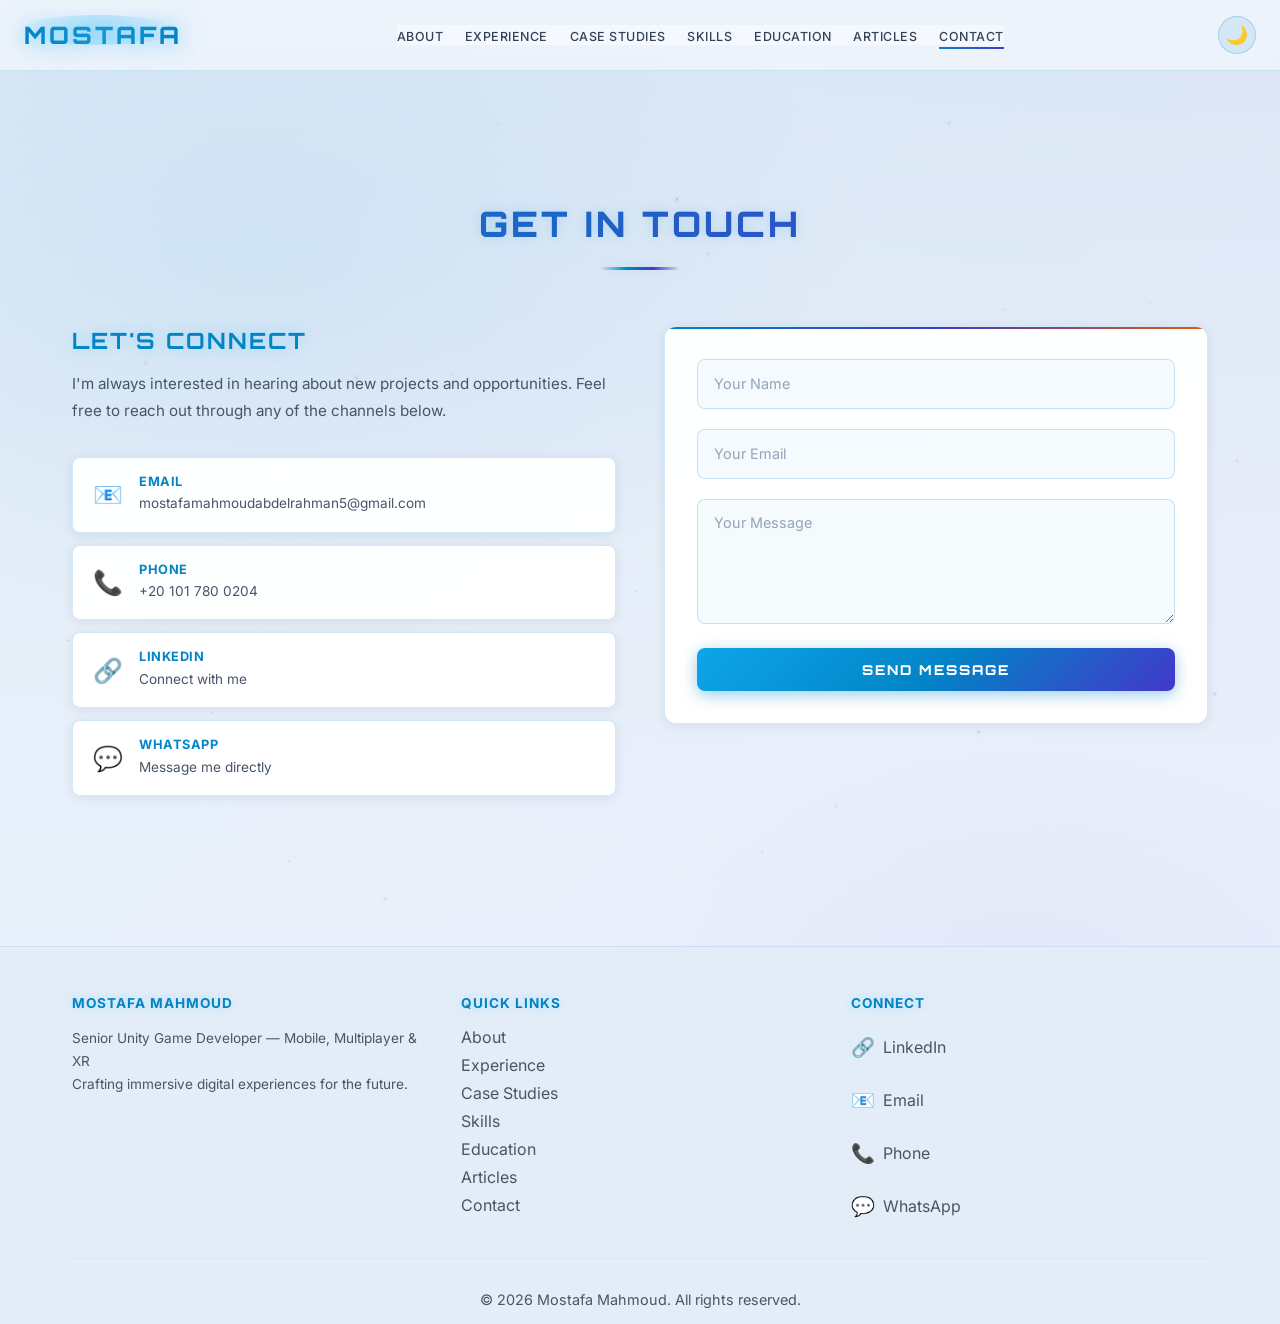
<file: contact.html>
<!DOCTYPE html>
<html lang="en">
<head>
    <meta charset="UTF-8">
    <meta name="viewport" content="width=device-width, initial-scale=1.0">
    <title>Contact — Mostafa Mahmoud</title>

    <!-- SEO -->
    <meta name="description" content="Get in touch with Mostafa Mahmoud, Senior Unity Game Developer — email, phone, LinkedIn, or WhatsApp.">
    <meta name="keywords" content="Unity Developer, Game Developer, Senior Unity, Mobile Games, Multiplayer, WebGL, VR Developer, XR Developer, Meta Quest, Unreal Engine, MENA, Egypt">
    <meta name="author" content="Mostafa Mahmoud">
    <meta name="robots" content="index, follow">
    <link rel="canonical" href="https://mostafamahmoudabdelrahman.github.io/mostafa-mahmoud-portfolio/contact.html">

    <!-- Open Graph / Facebook -->
    <meta property="og:type" content="website">
    <meta property="og:url" content="https://mostafamahmoudabdelrahman.github.io/mostafa-mahmoud-portfolio/contact.html">
    <meta property="og:title" content="Contact — Mostafa Mahmoud">
    <meta property="og:description" content="Get in touch with Mostafa Mahmoud — email, phone, LinkedIn, or WhatsApp.">
    <meta property="og:image" content="https://mostafamahmoudabdelrahman.github.io/mostafa-mahmoud-portfolio/resources/og-card.jpg">

    <!-- Twitter Card -->
    <meta name="twitter:card" content="summary_large_image">
    <meta name="twitter:title" content="Contact — Mostafa Mahmoud">
    <meta name="twitter:description" content="Get in touch with Mostafa Mahmoud — email, phone, LinkedIn, or WhatsApp.">
    <meta name="twitter:image" content="https://mostafamahmoudabdelrahman.github.io/mostafa-mahmoud-portfolio/resources/og-card.jpg">

    <!-- Favicon -->
    <link rel="icon" type="image/png" href="resources/favicon-32.png">
    <link rel="apple-touch-icon" href="resources/favicon-180.png">

    <!-- JSON-LD Structured Data -->
    <script type="application/ld+json">
    {
      "@context": "https://schema.org",
      "@type": "Person",
      "name": "Mostafa Mahmoud",
      "jobTitle": "Senior Unity Game Developer",
      "description": "Senior Unity Game Developer with 8+ years in mobile, multiplayer, web and XR game development.",
      "url": "https://mostafamahmoudabdelrahman.github.io/mostafa-mahmoud-portfolio/",
      "image": "https://mostafamahmoudabdelrahman.github.io/mostafa-mahmoud-portfolio/resources/og-card.jpg",
      "email": "mostafamahmoudabdelrahman5@gmail.com",
      "telephone": "+201017800204",
      "sameAs": [
        "https://www.linkedin.com/in/mostafa-mahmoud-abdelrahman",
        "https://github.com/MostafaMahmoudAbdelrahman"
      ],
      "knowsAbout": ["Unity3D", "Mobile Games", "Multiplayer Networking", "WebGL", "C#", "VR Development", "XR", "Meta Quest", "Unreal Engine 5"]
    }
    </script>

    <link rel="stylesheet" href="styles.css">
     <!-- Google tag (gtag.js) -->
<script async src="https://www.googletagmanager.com/gtag/js?id=G-39LDYHDVRW"></script>
<script>
  window.dataLayer = window.dataLayer || [];
  function gtag(){dataLayer.push(arguments);}
  gtag('js', new Date());

  gtag('config', 'G-39LDYHDVRW');
</script>
<script>(function(c,l,a,r,i,t,y){c[a]=c[a]||function(){(c[a].q=c[a].q||[]).push(arguments)};t=l.createElement(r);t.async=1;t.src="https://www.clarity.ms/tag/"+i;y=l.getElementsByTagName(r)[0];y.parentNode.insertBefore(t,y);})(window,document,"clarity","script","zjnewwhxwc");</script>
</head>
<body>
    <!-- Particle Background -->
    <div id="particle-container"></div>

    <!-- Sticky Navbar -->
    <nav class="navbar">
        <div class="nav-container">
            <div class="nav-logo">
                <a href="index.html" aria-label="Mostafa Mahmoud — Home">
                    <span class="logo-text">Mostafa</span>
                    <span class="logo-glow"></span>
                </a>
            </div>
            <ul class="nav-menu">
                <li><a href="about.html" class="nav-link">About</a></li>
                <li><a href="experience.html" class="nav-link">Experience</a></li>
                <li><a href="case-studies.html" class="nav-link">Case Studies</a></li>
                <li><a href="skills.html" class="nav-link">Skills</a></li>
                <li><a href="education.html" class="nav-link">Education</a></li>
                <li><a href="articles.html" class="nav-link">Articles</a></li>
                <li><a href="contact.html" class="nav-link active">Contact</a></li>
            </ul>
            <button class="theme-toggle" id="theme-toggle" aria-label="Toggle light/dark theme" title="Toggle theme">
                <span class="theme-icon" id="theme-icon">🌙</span>
            </button>
            <button class="hamburger" aria-label="Toggle navigation menu" aria-expanded="false">
                <span></span>
                <span></span>
                <span></span>
            </button>
        </div>
        <div class="nav-overlay"></div>
    </nav>

    <!-- Contact Section -->
    <section id="contact" class="contact-section">
        <div class="container">
            <h2 class="section-title reveal-text">Get In Touch</h2>
            <div class="contact-content">
                <div class="contact-info reveal-text">
                    <h3>Let's Connect</h3>
                    <p>I'm always interested in hearing about new projects and opportunities. Feel free to reach out through any of the channels below.</p>
                    <div class="contact-methods">
                        <a href="mailto:mostafamahmoudabdelrahman5@gmail.com" class="contact-method reveal-text">
                            <span class="contact-icon">📧</span>
                            <div>
                                <strong>Email</strong>
                                <p>mostafamahmoudabdelrahman5@gmail.com</p>
                            </div>
                        </a>
                        <a href="tel:+201017800204" class="contact-method reveal-text">
                            <span class="contact-icon">📞</span>
                            <div>
                                <strong>Phone</strong>
                                <p>+20 101 780 0204</p>
                            </div>
                        </a>
                        <a href="https://www.linkedin.com/in/mostafa-mahmoud-abdelrahman" target="_blank" rel="noopener noreferrer" class="contact-method reveal-text">
                            <span class="contact-icon">🔗</span>
                            <div>
                                <strong>LinkedIn</strong>
                                <p>Connect with me</p>
                            </div>
                        </a>
                        <a href="https://wa.me/966560358978" target="_blank" rel="noopener noreferrer" class="contact-method reveal-text">
                            <span class="contact-icon">💬</span>
                            <div>
                                <strong>WhatsApp</strong>
                                <p>Message me directly</p>
                            </div>
                        </a>
                    </div>
                </div>
                <form class="contact-form reveal-text" id="contact-form" novalidate>
                    <div class="form-group">
                        <label for="name" class="visually-hidden">Your Name</label>
                        <input type="text" id="name" name="name" placeholder="Your Name" required autocomplete="name">
                    </div>
                    <div class="form-group">
                        <label for="email" class="visually-hidden">Your Email</label>
                        <input type="email" id="email" name="email" placeholder="Your Email" required autocomplete="email">
                    </div>
                    <div class="form-group">
                        <label for="message" class="visually-hidden">Your Message</label>
                        <textarea id="message" name="message" placeholder="Your Message" rows="5" required></textarea>
                    </div>
                    <button type="submit" class="btn btn-primary">Send Message</button>
                    <p class="form-status" id="form-status" aria-live="polite" role="status"></p>
                </form>
            </div>
        </div>
    </section>

    <!-- Footer -->
    <footer class="footer">
        <div class="container">
            <div class="footer-content">
                <div class="footer-section">
                    <h4>Mostafa Mahmoud</h4>
                    <p>Senior Unity Game Developer — Mobile, Multiplayer &amp; XR</p>
                    <p>Crafting immersive digital experiences for the future.</p>
                </div>
                <div class="footer-section">
                    <h4>Quick Links</h4>
                    <ul>
                        <li><a href="about.html">About</a></li>
                        <li><a href="experience.html">Experience</a></li>
                        <li><a href="case-studies.html">Case Studies</a></li>
                        <li><a href="skills.html">Skills</a></li>
                        <li><a href="education.html">Education</a></li>
                        <li><a href="articles.html">Articles</a></li>
                        <li><a href="contact.html">Contact</a></li>
                    </ul>
                </div>
                <div class="footer-section">
                    <h4>Connect</h4>
                    <div class="social-links">
                        <a href="https://www.linkedin.com/in/mostafa-mahmoud-abdelrahman" target="_blank" rel="noopener noreferrer" class="social-icon" title="LinkedIn">
                            <span>🔗</span> LinkedIn
                        </a>
                        <a href="mailto:mostafamahmoudabdelrahman5@gmail.com" class="social-icon" title="Email">
                            <span>📧</span> Email
                        </a>
                        <a href="tel:+201017800204" class="social-icon" title="Phone">
                            <span>📞</span> Phone
                        </a>
                        <a href="https://wa.me/966560358978" target="_blank" rel="noopener noreferrer" class="social-icon" title="WhatsApp">
                            <span>💬</span> WhatsApp
                        </a>
                    </div>
                </div>
            </div>
            <div class="footer-bottom">
                <p>&copy; 2026 Mostafa Mahmoud. All rights reserved.</p>
            </div>
        </div>
    </footer>

    <script src="particles.js"></script>
    <script src="script.js"></script>
</body>
</html>
</file>
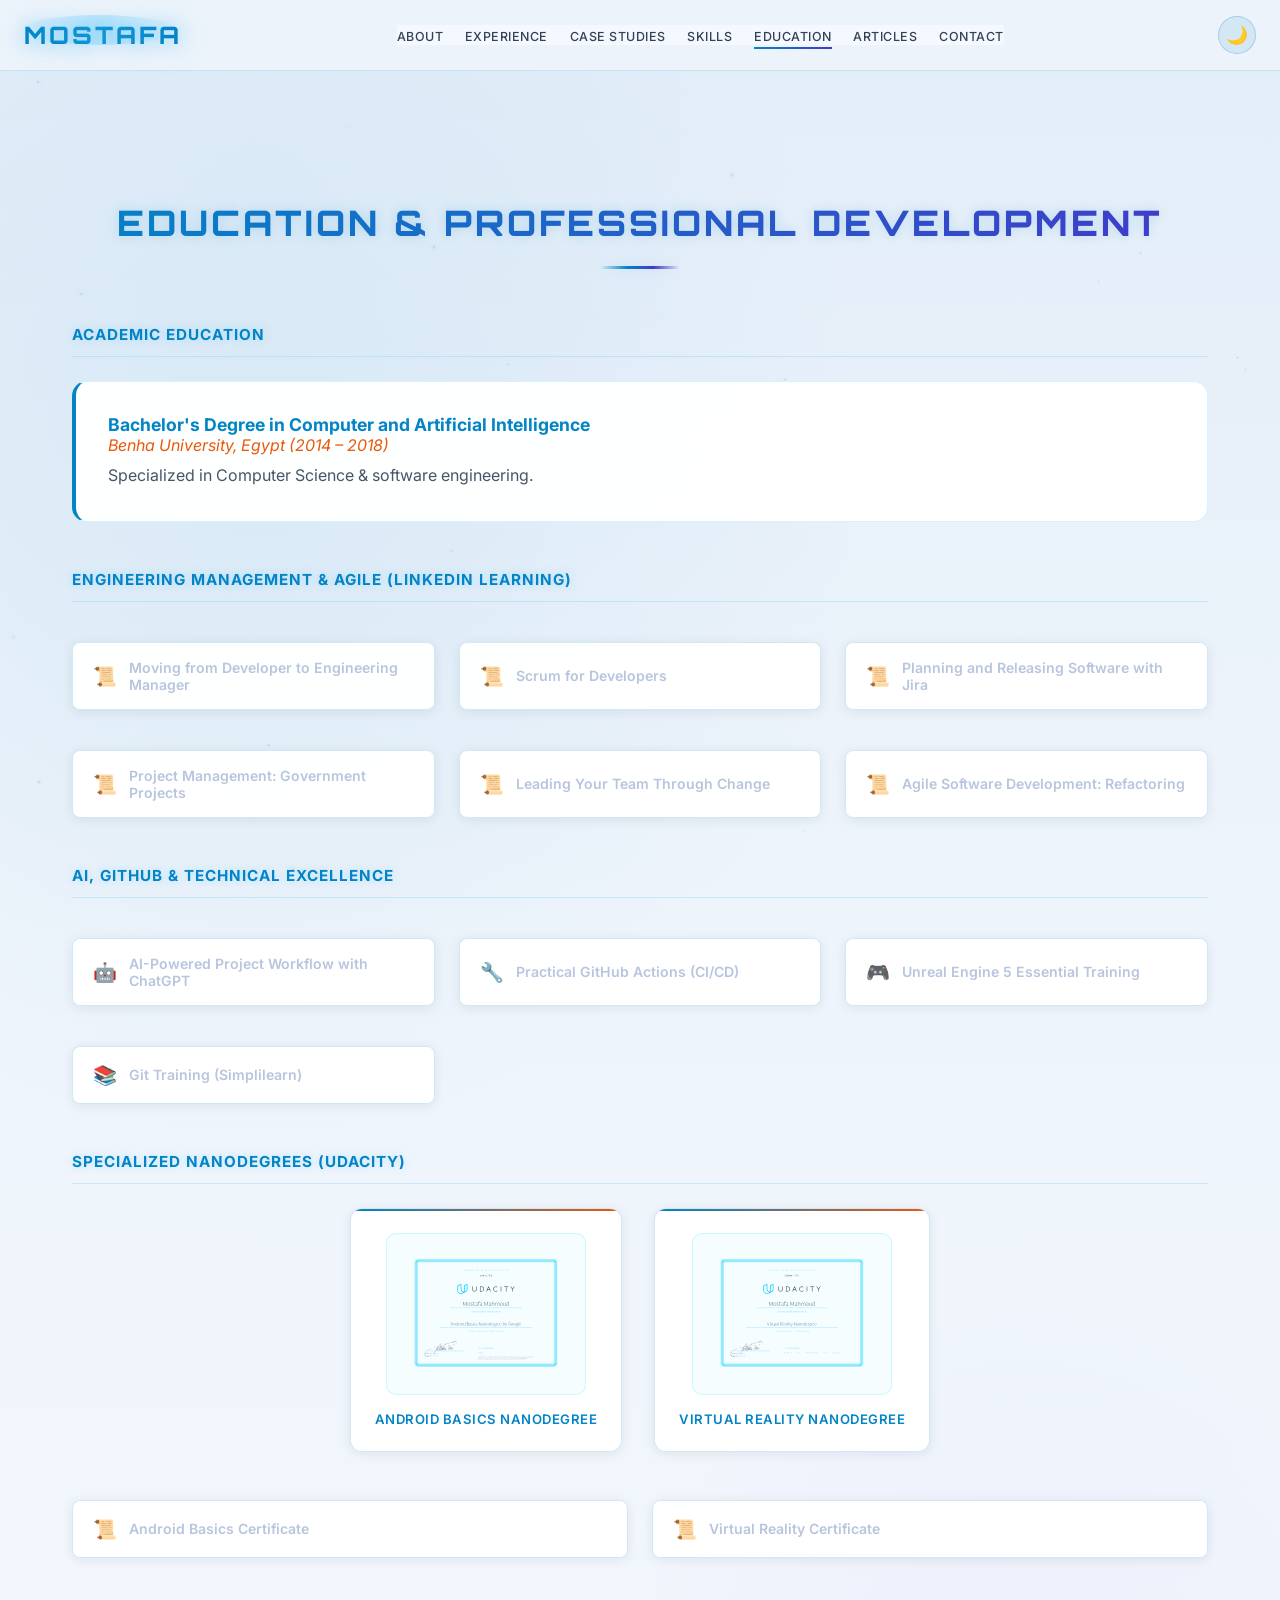
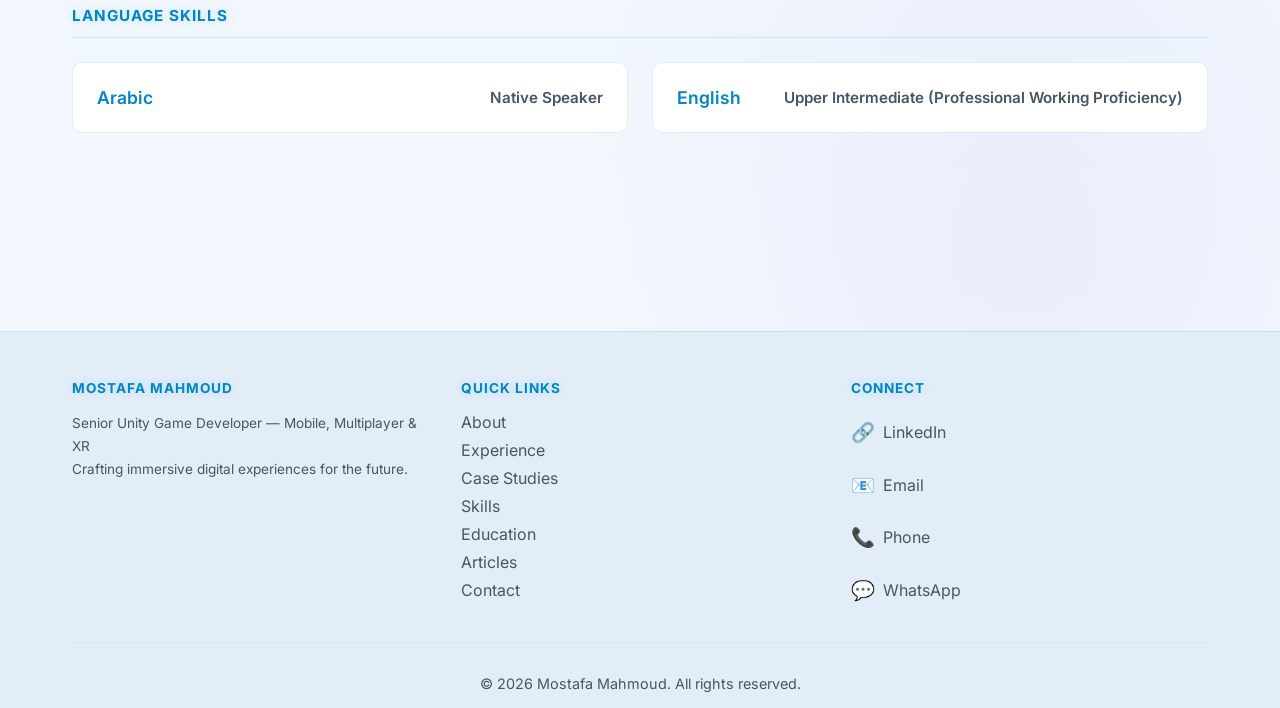
<file: education.html>
<!DOCTYPE html>
<html lang="en">
<head>
    <meta charset="UTF-8">
    <meta name="viewport" content="width=device-width, initial-scale=1.0">
    <title>Education — Mostafa Mahmoud</title>

    <!-- SEO -->
    <meta name="description" content="Education and certifications of Mostafa Mahmoud: Computer & AI degree from Benha University, Udacity VR and Android nanodegrees, and LinkedIn Learning certifications.">
    <meta name="keywords" content="Unity Developer, Game Developer, Senior Unity, Mobile Games, Multiplayer, WebGL, VR Developer, XR Developer, Meta Quest, Unreal Engine, MENA, Egypt">
    <meta name="author" content="Mostafa Mahmoud">
    <meta name="robots" content="index, follow">
    <link rel="canonical" href="https://mostafamahmoudabdelrahman.github.io/mostafa-mahmoud-portfolio/education.html">

    <!-- Open Graph / Facebook -->
    <meta property="og:type" content="website">
    <meta property="og:url" content="https://mostafamahmoudabdelrahman.github.io/mostafa-mahmoud-portfolio/education.html">
    <meta property="og:title" content="Education — Mostafa Mahmoud">
    <meta property="og:description" content="Computer & AI degree from Benha University, Udacity VR and Android nanodegrees, and LinkedIn Learning certifications.">
    <meta property="og:image" content="https://mostafamahmoudabdelrahman.github.io/mostafa-mahmoud-portfolio/resources/og-card.jpg">

    <!-- Twitter Card -->
    <meta name="twitter:card" content="summary_large_image">
    <meta name="twitter:title" content="Education — Mostafa Mahmoud">
    <meta name="twitter:description" content="Computer & AI degree from Benha University, Udacity VR and Android nanodegrees, and LinkedIn Learning certifications.">
    <meta name="twitter:image" content="https://mostafamahmoudabdelrahman.github.io/mostafa-mahmoud-portfolio/resources/og-card.jpg">

    <!-- Favicon -->
    <link rel="icon" type="image/png" href="resources/favicon-32.png">
    <link rel="apple-touch-icon" href="resources/favicon-180.png">

    <!-- JSON-LD Structured Data -->
    <script type="application/ld+json">
    {
      "@context": "https://schema.org",
      "@type": "Person",
      "name": "Mostafa Mahmoud",
      "jobTitle": "Senior Unity Game Developer",
      "description": "Senior Unity Game Developer with 8+ years in mobile, multiplayer, web and XR game development.",
      "url": "https://mostafamahmoudabdelrahman.github.io/mostafa-mahmoud-portfolio/",
      "image": "https://mostafamahmoudabdelrahman.github.io/mostafa-mahmoud-portfolio/resources/og-card.jpg",
      "email": "mostafamahmoudabdelrahman5@gmail.com",
      "telephone": "+201017800204",
      "sameAs": [
        "https://www.linkedin.com/in/mostafa-mahmoud-abdelrahman",
        "https://github.com/MostafaMahmoudAbdelrahman"
      ],
      "knowsAbout": ["Unity3D", "Mobile Games", "Multiplayer Networking", "WebGL", "C#", "VR Development", "XR", "Meta Quest", "Unreal Engine 5"]
    }
    </script>

    <link rel="stylesheet" href="styles.css">
     <!-- Google tag (gtag.js) -->
<script async src="https://www.googletagmanager.com/gtag/js?id=G-39LDYHDVRW"></script>
<script>
  window.dataLayer = window.dataLayer || [];
  function gtag(){dataLayer.push(arguments);}
  gtag('js', new Date());

  gtag('config', 'G-39LDYHDVRW');
</script>
<script>(function(c,l,a,r,i,t,y){c[a]=c[a]||function(){(c[a].q=c[a].q||[]).push(arguments)};t=l.createElement(r);t.async=1;t.src="https://www.clarity.ms/tag/"+i;y=l.getElementsByTagName(r)[0];y.parentNode.insertBefore(t,y);})(window,document,"clarity","script","zjnewwhxwc");</script>
</head>
<body>
    <!-- Particle Background -->
    <div id="particle-container"></div>

    <!-- Sticky Navbar -->
    <nav class="navbar">
        <div class="nav-container">
            <div class="nav-logo">
                <a href="index.html" aria-label="Mostafa Mahmoud — Home">
                    <span class="logo-text">Mostafa</span>
                    <span class="logo-glow"></span>
                </a>
            </div>
            <ul class="nav-menu">
                <li><a href="about.html" class="nav-link">About</a></li>
                <li><a href="experience.html" class="nav-link">Experience</a></li>
                <li><a href="case-studies.html" class="nav-link">Case Studies</a></li>
                <li><a href="skills.html" class="nav-link">Skills</a></li>
                <li><a href="education.html" class="nav-link active">Education</a></li>
                <li><a href="articles.html" class="nav-link">Articles</a></li>
                <li><a href="contact.html" class="nav-link">Contact</a></li>
            </ul>
            <button class="theme-toggle" id="theme-toggle" aria-label="Toggle light/dark theme" title="Toggle theme">
                <span class="theme-icon" id="theme-icon">🌙</span>
            </button>
            <button class="hamburger" aria-label="Toggle navigation menu" aria-expanded="false">
                <span></span>
                <span></span>
                <span></span>
            </button>
        </div>
        <div class="nav-overlay"></div>
    </nav>

    <!-- Education Section -->
    <section id="education" class="education">
        <div class="container">
            <h2 class="section-title reveal-text">Education & Professional Development</h2>

            <!-- Academic Education -->
            <div class="education-subsection reveal-text">
                <h3 class="subsection-title">Academic Education</h3>
                <div class="education-box">
                    <strong>Bachelor's Degree in Computer and Artificial Intelligence</strong><br>
                    <em>Benha University, Egypt (2014 – 2018)</em><br>
                    <p>Specialized in Computer Science & software engineering.</p>
                </div>
            </div>

            <!-- Engineering Management & Agile -->
            <div class="education-subsection reveal-text">
                <h3 class="subsection-title">Engineering Management & Agile (LinkedIn Learning)</h3>
                <div class="cert-grid">
                    <a href="https://www.linkedin.com/learning/certificates/48017e8eb79fcf28ca8f7146c8f3d1c2512775075685bf0cc613d972ea24e8ba" target="_blank" rel="noopener noreferrer" class="cert-link reveal-text">
                        <span class="cert-icon">📜</span> Moving from Developer to Engineering Manager
                    </a>
                    <a href="https://www.linkedin.com/learning/certificates/38da8c06327da328fe537a04edbb865cd43864df888bd2b496ca5dc86cddd923" target="_blank" rel="noopener noreferrer" class="cert-link reveal-text">
                        <span class="cert-icon">📜</span> Scrum for Developers
                    </a>
                    <a href="https://www.linkedin.com/learning/certificates/43c1b73c809d45a2702717fa791e4d670dd60fab8b64fcba3fff39fdf914e538" target="_blank" rel="noopener noreferrer" class="cert-link reveal-text">
                        <span class="cert-icon">📜</span> Planning and Releasing Software with Jira
                    </a>
                    <a href="https://www.linkedin.com/learning/certificates/7a936b5f968600b6aacc881c84441888e0f79b5ebd7679a781187bc7df7369ce" target="_blank" rel="noopener noreferrer" class="cert-link reveal-text">
                        <span class="cert-icon">📜</span> Project Management: Government Projects
                    </a>
                    <a href="https://www.linkedin.com/learning/certificates/f0e69c9cac37800273a2ca0a711fe5fa78813012637afde0dbfa66fe62836bdb" target="_blank" rel="noopener noreferrer" class="cert-link reveal-text">
                        <span class="cert-icon">📜</span> Leading Your Team Through Change
                    </a>
                    <a href="https://www.linkedin.com/learning/certificates/9173cf800bd8a2c9bd5922650c25e616aaad3ec2828ea6b7acde0769d7dcd546" target="_blank" rel="noopener noreferrer" class="cert-link reveal-text">
                        <span class="cert-icon">📜</span> Agile Software Development: Refactoring
                    </a>
                </div>
            </div>

            <!-- AI, GitHub & Technical Excellence -->
            <div class="education-subsection reveal-text">
                <h3 class="subsection-title">AI, GitHub & Technical Excellence</h3>
                <div class="cert-grid">
                    <a href="https://www.linkedin.com/learning/certificates/d8f67ce571ea4f5abee965e206b79b5b442f9d3eb8fd70c7374981512280a713" target="_blank" rel="noopener noreferrer" class="cert-link reveal-text">
                        <span class="cert-icon">🤖</span> AI-Powered Project Workflow with ChatGPT
                    </a>
                    <a href="https://www.linkedin.com/learning/certificates/e59dcc0db6a58608f34de2cd0ebc5b076a624118b05a18f5ae9d6956fe38025e" target="_blank" rel="noopener noreferrer" class="cert-link reveal-text">
                        <span class="cert-icon">🔧</span> Practical GitHub Actions (CI/CD)
                    </a>
                    <a href="https://www.linkedin.com/learning/certificates/f9426e15afc5b2b527d6a5b5a66e756deb216e65213ea529bf6a5b53b0bc7d02" target="_blank" rel="noopener noreferrer" class="cert-link reveal-text">
                        <span class="cert-icon">🎮</span> Unreal Engine 5 Essential Training
                    </a>
                    <a href="https://simpli-web.app.link/e/oz4Eeh5yvVb" target="_blank" rel="noopener noreferrer" class="cert-link reveal-text">
                        <span class="cert-icon">📚</span> Git Training (Simplilearn)
                    </a>
                </div>
            </div>

            <!-- Specialized Nanodegrees -->
            <div class="education-subsection reveal-text">
                <h3 class="subsection-title">Specialized Nanodegrees (Udacity)</h3>
                <div class="nanodegree-images">
                    <div class="nanodegree-card">
                        <img src="resources/android-basics-nanodegree.svg" alt="Android Basics Nanodegree" class="nanodegree-img reveal-text" loading="lazy">
                        <p>Android Basics Nanodegree</p>
                    </div>
                    <div class="nanodegree-card">
                        <img src="resources/virtual-reality-nanodegree.svg" alt="Virtual Reality Nanodegree" class="nanodegree-img reveal-text" loading="lazy">
                        <p>Virtual Reality Nanodegree</p>
                    </div>
                </div>
                <div class="cert-grid" style="margin-top: 20px;">
                    <a href="https://www.udacity.com/certificate/X6S5TFLD" target="_blank" rel="noopener noreferrer" class="cert-link reveal-text">
                        <span class="cert-icon">📜</span> Android Basics Certificate
                    </a>
                    <a href="https://www.udacity.com/certificate/CTNH7HQS" target="_blank" rel="noopener noreferrer" class="cert-link reveal-text">
                        <span class="cert-icon">📜</span> Virtual Reality Certificate
                    </a>
                </div>
            </div>

            <!-- Language Skills -->
            <div class="education-subsection reveal-text">
                <h3 class="subsection-title">Language Skills</h3>
                <div class="language-table">
                    <div class="language-row">
                        <div class="language-name">Arabic</div>
                        <div class="language-level">Native Speaker</div>
                    </div>
                    <div class="language-row">
                        <div class="language-name">English</div>
                        <div class="language-level">Upper Intermediate (Professional Working Proficiency)</div>
                    </div>
                </div>
            </div>
        </div>
    </section>

    <!-- Footer -->
    <footer class="footer">
        <div class="container">
            <div class="footer-content">
                <div class="footer-section">
                    <h4>Mostafa Mahmoud</h4>
                    <p>Senior Unity Game Developer — Mobile, Multiplayer &amp; XR</p>
                    <p>Crafting immersive digital experiences for the future.</p>
                </div>
                <div class="footer-section">
                    <h4>Quick Links</h4>
                    <ul>
                        <li><a href="about.html">About</a></li>
                        <li><a href="experience.html">Experience</a></li>
                        <li><a href="case-studies.html">Case Studies</a></li>
                        <li><a href="skills.html">Skills</a></li>
                        <li><a href="education.html">Education</a></li>
                        <li><a href="articles.html">Articles</a></li>
                        <li><a href="contact.html">Contact</a></li>
                    </ul>
                </div>
                <div class="footer-section">
                    <h4>Connect</h4>
                    <div class="social-links">
                        <a href="https://www.linkedin.com/in/mostafa-mahmoud-abdelrahman" target="_blank" rel="noopener noreferrer" class="social-icon" title="LinkedIn">
                            <span>🔗</span> LinkedIn
                        </a>
                        <a href="mailto:mostafamahmoudabdelrahman5@gmail.com" class="social-icon" title="Email">
                            <span>📧</span> Email
                        </a>
                        <a href="tel:+201017800204" class="social-icon" title="Phone">
                            <span>📞</span> Phone
                        </a>
                        <a href="https://wa.me/966560358978" target="_blank" rel="noopener noreferrer" class="social-icon" title="WhatsApp">
                            <span>💬</span> WhatsApp
                        </a>
                    </div>
                </div>
            </div>
            <div class="footer-bottom">
                <p>&copy; 2026 Mostafa Mahmoud. All rights reserved.</p>
            </div>
        </div>
    </footer>

    <script src="particles.js"></script>
    <script src="script.js"></script>
</body>
</html>
</file>
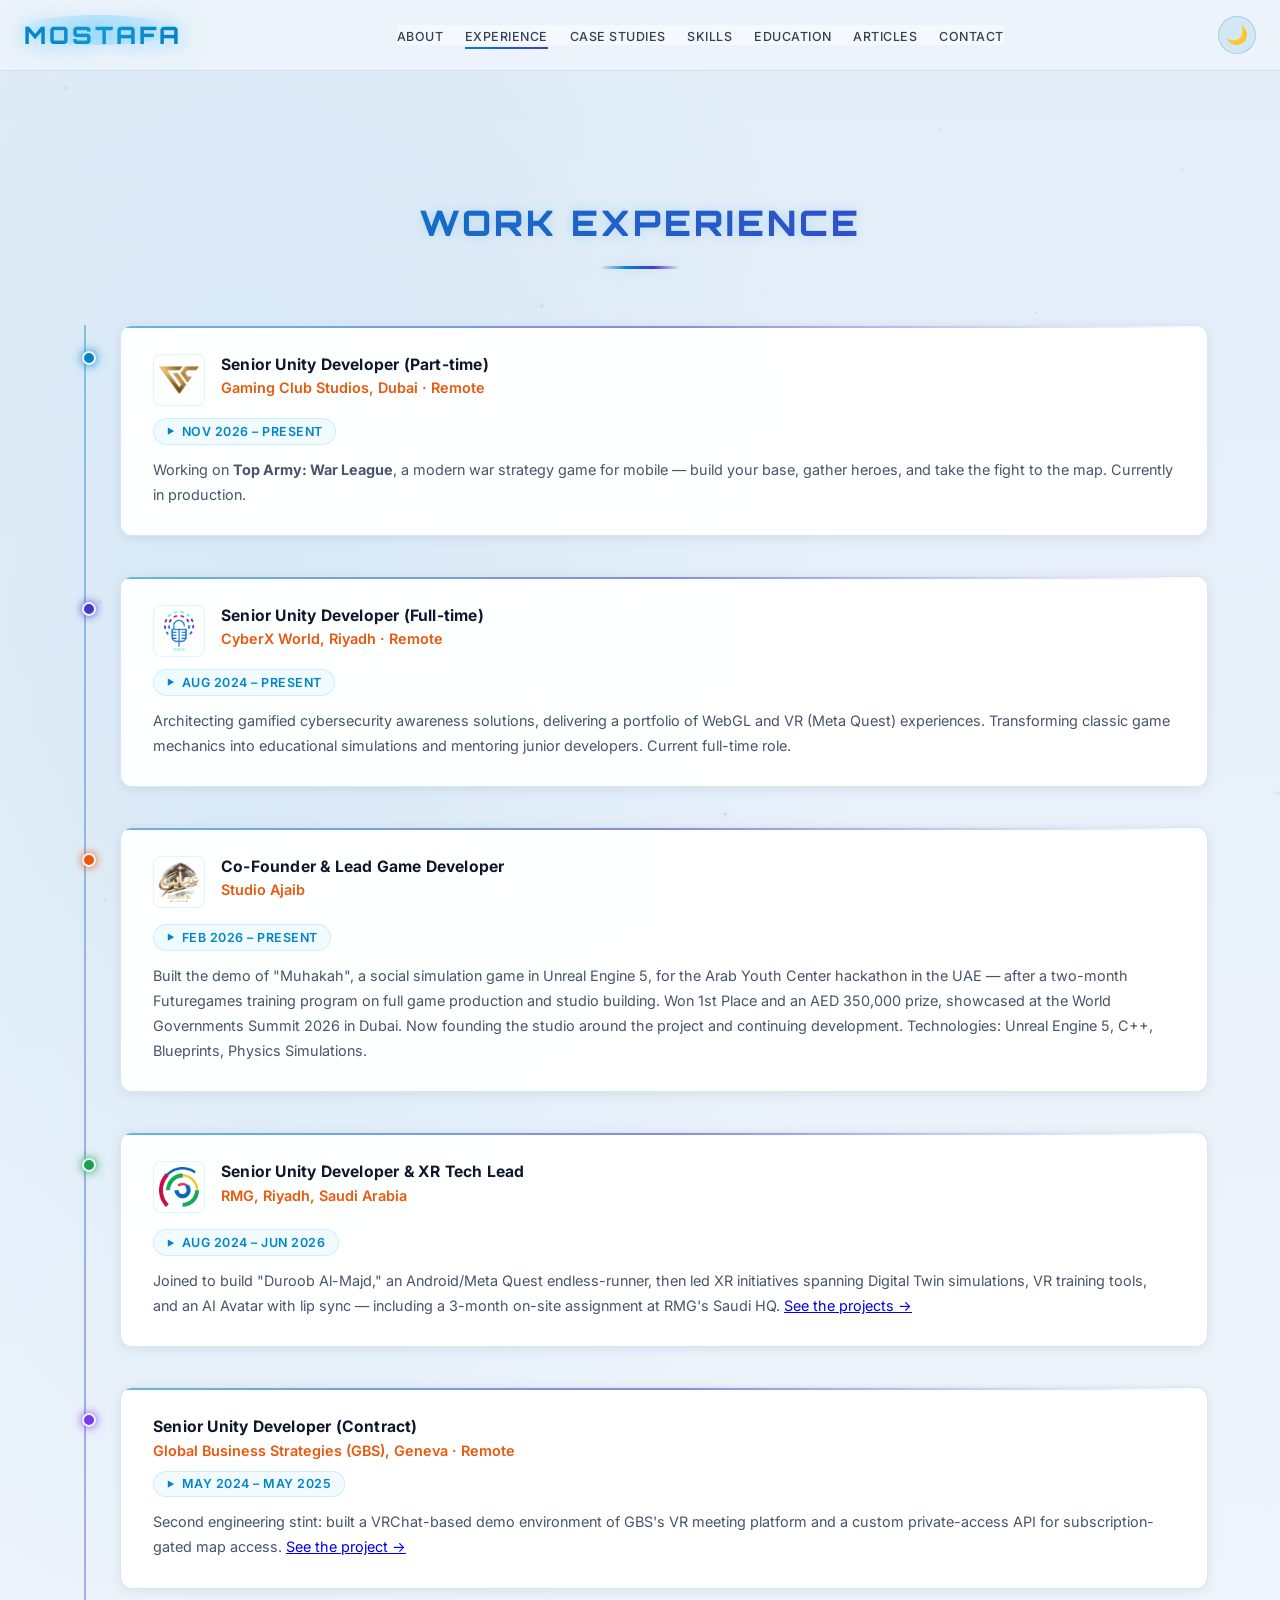
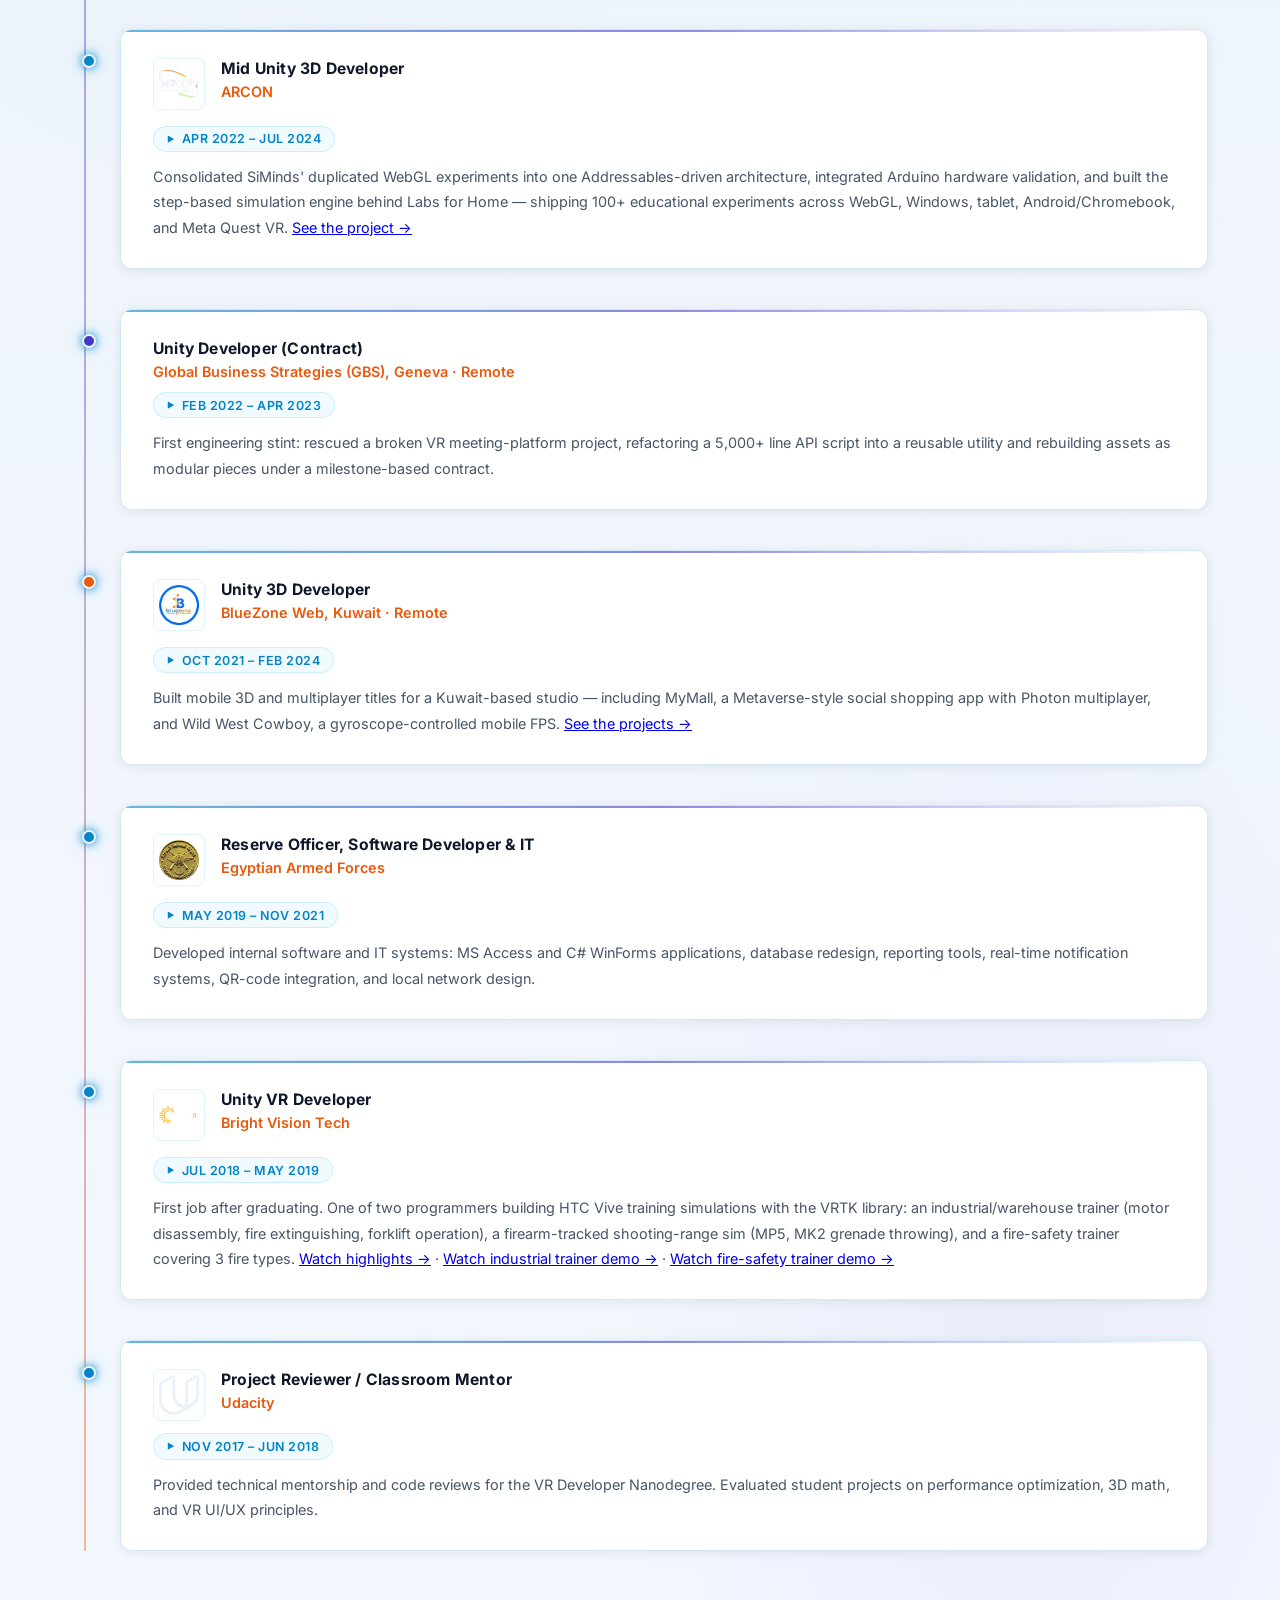
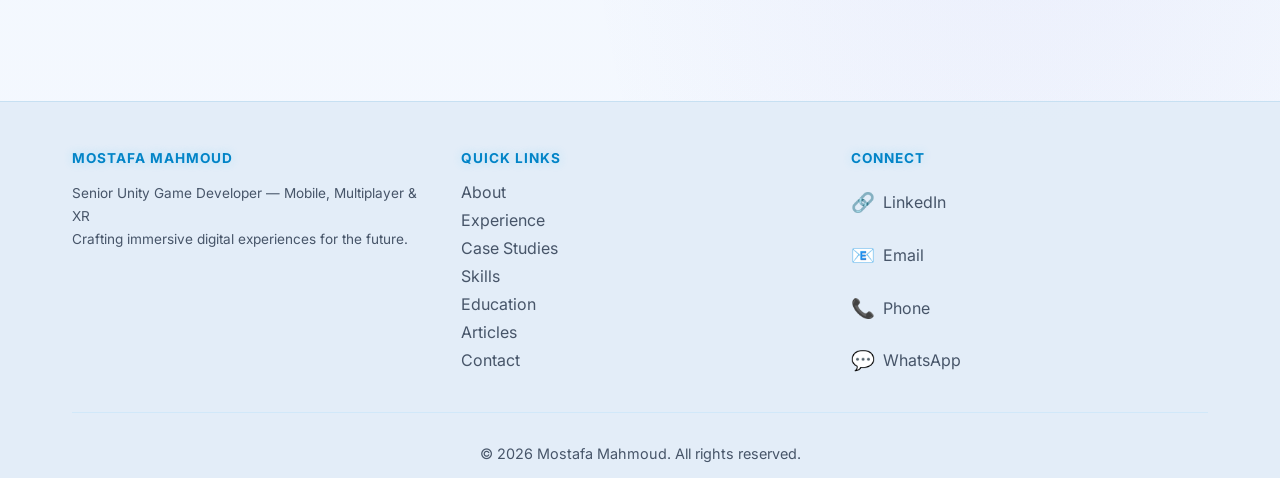
<file: experience.html>
<!DOCTYPE html>
<html lang="en">
<head>
    <meta charset="UTF-8">
    <meta name="viewport" content="width=device-width, initial-scale=1.0">
    <title>Experience — Mostafa Mahmoud</title>

    <!-- SEO -->
    <meta name="description" content="Work history of Mostafa Mahmoud: CyberX World, Studio Ajaib, RMG, Global Business Strategies, ARCON, bluezone web, Egyptian Armed Forces, Bright Vision Tech, and Udacity.">
    <meta name="keywords" content="Unity Developer, Game Developer, Senior Unity, Mobile Games, Multiplayer, WebGL, VR Developer, XR Developer, Meta Quest, Unreal Engine, MENA, Egypt">
    <meta name="author" content="Mostafa Mahmoud">
    <meta name="robots" content="index, follow">
    <link rel="canonical" href="https://mostafamahmoudabdelrahman.github.io/mostafa-mahmoud-portfolio/experience.html">

    <!-- Open Graph / Facebook -->
    <meta property="og:type" content="website">
    <meta property="og:url" content="https://mostafamahmoudabdelrahman.github.io/mostafa-mahmoud-portfolio/experience.html">
    <meta property="og:title" content="Experience — Mostafa Mahmoud">
    <meta property="og:description" content="Work history across CyberX World, Studio Ajaib, RMG, Global Business Strategies, ARCON, bluezone web, and more.">
    <meta property="og:image" content="https://mostafamahmoudabdelrahman.github.io/mostafa-mahmoud-portfolio/resources/og-card.jpg">

    <!-- Twitter Card -->
    <meta name="twitter:card" content="summary_large_image">
    <meta name="twitter:title" content="Experience — Mostafa Mahmoud">
    <meta name="twitter:description" content="Work history across CyberX World, Studio Ajaib, RMG, Global Business Strategies, ARCON, bluezone web, and more.">
    <meta name="twitter:image" content="https://mostafamahmoudabdelrahman.github.io/mostafa-mahmoud-portfolio/resources/og-card.jpg">

    <!-- Favicon -->
    <link rel="icon" type="image/png" href="resources/favicon-32.png">
    <link rel="apple-touch-icon" href="resources/favicon-180.png">

    <!-- JSON-LD Structured Data -->
    <script type="application/ld+json">
    {
      "@context": "https://schema.org",
      "@type": "Person",
      "name": "Mostafa Mahmoud",
      "jobTitle": "Senior Unity Game Developer",
      "description": "Senior Unity Game Developer with 8+ years in mobile, multiplayer, web and XR game development.",
      "url": "https://mostafamahmoudabdelrahman.github.io/mostafa-mahmoud-portfolio/",
      "image": "https://mostafamahmoudabdelrahman.github.io/mostafa-mahmoud-portfolio/resources/og-card.jpg",
      "email": "mostafamahmoudabdelrahman5@gmail.com",
      "telephone": "+201017800204",
      "sameAs": [
        "https://www.linkedin.com/in/mostafa-mahmoud-abdelrahman",
        "https://github.com/MostafaMahmoudAbdelrahman"
      ],
      "knowsAbout": ["Unity3D", "Mobile Games", "Multiplayer Networking", "WebGL", "C#", "VR Development", "XR", "Meta Quest", "Unreal Engine 5"]
    }
    </script>

    <link rel="stylesheet" href="styles.css">
     <!-- Google tag (gtag.js) -->
<script async src="https://www.googletagmanager.com/gtag/js?id=G-39LDYHDVRW"></script>
<script>
  window.dataLayer = window.dataLayer || [];
  function gtag(){dataLayer.push(arguments);}
  gtag('js', new Date());

  gtag('config', 'G-39LDYHDVRW');
</script>
<script>(function(c,l,a,r,i,t,y){c[a]=c[a]||function(){(c[a].q=c[a].q||[]).push(arguments)};t=l.createElement(r);t.async=1;t.src="https://www.clarity.ms/tag/"+i;y=l.getElementsByTagName(r)[0];y.parentNode.insertBefore(t,y);})(window,document,"clarity","script","zjnewwhxwc");</script>
</head>
<body>
    <!-- Particle Background -->
    <div id="particle-container"></div>

    <!-- Sticky Navbar -->
    <nav class="navbar">
        <div class="nav-container">
            <div class="nav-logo">
                <a href="index.html" aria-label="Mostafa Mahmoud — Home">
                    <span class="logo-text">Mostafa</span>
                    <span class="logo-glow"></span>
                </a>
            </div>
            <ul class="nav-menu">
                <li><a href="about.html" class="nav-link">About</a></li>
                <li><a href="experience.html" class="nav-link active">Experience</a></li>
                <li><a href="case-studies.html" class="nav-link">Case Studies</a></li>
                <li><a href="skills.html" class="nav-link">Skills</a></li>
                <li><a href="education.html" class="nav-link">Education</a></li>
                <li><a href="articles.html" class="nav-link">Articles</a></li>
                <li><a href="contact.html" class="nav-link">Contact</a></li>
            </ul>
            <button class="theme-toggle" id="theme-toggle" aria-label="Toggle light/dark theme" title="Toggle theme">
                <span class="theme-icon" id="theme-icon">🌙</span>
            </button>
            <button class="hamburger" aria-label="Toggle navigation menu" aria-expanded="false">
                <span></span>
                <span></span>
                <span></span>
            </button>
        </div>
        <div class="nav-overlay"></div>
    </nav>

    <!-- Experience Section -->
    <section id="experience" class="experience">
        <div class="container">
            <h2 class="section-title reveal-text">Work Experience</h2>
            <div class="timeline">
                <div class="timeline-item reveal-text">
                    <div class="timeline-dot"></div>
                    <div class="experience-item">
                        <div class="company-header">
                            <img src="resources/logos/gamingclub.webp" alt="Gaming Club Studios Logo" class="company-logo" loading="lazy">
                            <div class="company-header-text">
                                <div class="job-title">Senior Unity Developer (Part-time)</div>
                                <a href="https://gamingclub.ae/" target="_blank" rel="noopener noreferrer" class="company-name">Gaming Club Studios, Dubai · Remote</a>
                            </div>
                        </div>
                        <div class="duration">Nov 2026 – Present</div>
                        <p>Working on <strong>Top Army: War League</strong>, a modern war strategy game for mobile — build your base, gather heroes, and take the fight to the map. Currently in production.</p>
                    </div>
                </div>

                <div class="timeline-item reveal-text">
                    <div class="timeline-dot"></div>
                    <div class="experience-item">
                        <div class="company-header">
                            <img src="resources/logos/cyberx.webp" alt="CyberX Logo" class="company-logo" loading="lazy">
                            <div class="company-header-text">
                                <div class="job-title">Senior Unity Developer (Full-time)</div>
                                <a href="https://www.cyberx.world/" target="_blank" class="company-name">CyberX World, Riyadh · Remote</a>
                            </div>
                        </div>
                        <div class="duration">Aug 2024 – Present</div>
                        <p>Architecting gamified cybersecurity awareness solutions, delivering a portfolio of WebGL and VR (Meta Quest) experiences. Transforming classic game mechanics into educational simulations and mentoring junior developers. Current full-time role.</p>
                    </div>
                </div>

                <div class="timeline-item reveal-text">
                    <div class="timeline-dot"></div>
                    <div class="experience-item">
                        <div class="company-header">
                            <picture>
                                <img src="resources/logos/studio-ajaib.webp" alt="Studio Ajaib Logo" class="company-logo" loading="lazy">
                            </picture>
                            <div class="company-header-text">
                                <div class="job-title">Co-Founder & Lead Game Developer</div>
                                <a href="https://studio-ajaib.com/" target="_blank" class="company-name">Studio Ajaib</a>
                            </div>
                        </div>
                        <div class="duration">Feb 2026 – Present</div>
                        <p>Built the demo of "Muhakah", a social simulation game in Unreal Engine 5, for the Arab Youth Center hackathon in the UAE — after a two-month Futuregames training program on full game production and studio building. Won 1st Place and an AED 350,000 prize, showcased at the World Governments Summit 2026 in Dubai. Now founding the studio around the project and continuing development. Technologies: Unreal Engine 5, C++, Blueprints, Physics Simulations.</p>
                    </div>
                </div>

                <div class="timeline-item reveal-text">
                    <div class="timeline-dot"></div>
                    <div class="experience-item">
                        <div class="company-header">
                            <picture>
                                <img src="resources/logos/rmg.webp" alt="RMG Logo" class="company-logo" loading="lazy">
                            </picture>
                            <div class="company-header-text">
                                <div class="job-title">Senior Unity Developer & XR Tech Lead</div>
                                <a href="https://www.rmg-sa.com/" target="_blank" class="company-name">RMG, Riyadh, Saudi Arabia</a>
                            </div>
                        </div>
                        <div class="duration">Aug 2024 – Jun 2026</div>
                        <p>Joined to build "Duroob Al-Majd," an Android/Meta Quest endless-runner, then led XR initiatives spanning Digital Twin simulations, VR training tools, and an AI Avatar with lip sync — including a 3-month on-site assignment at RMG's Saudi HQ. <a href="case-studies.html#duroob">See the projects →</a></p>
                    </div>
                </div>

                <div class="timeline-item reveal-text">
                    <div class="timeline-dot"></div>
                    <div class="experience-item">
                        <div class="company-header">
                            <div class="company-header-text">
                                <div class="job-title">Senior Unity Developer (Contract)</div>
                                <div class="company-name">Global Business Strategies (GBS), Geneva · Remote</div>
                            </div>
                        </div>
                        <div class="duration">May 2024 – May 2025</div>
                        <p>Second engineering stint: built a VRChat-based demo environment of GBS's VR meeting platform and a custom private-access API for subscription-gated map access. <a href="case-studies.html#gvs">See the project →</a></p>
                    </div>
                </div>

                <div class="timeline-item reveal-text">
                    <div class="timeline-dot"></div>
                    <div class="experience-item">
                        <div class="company-header">
                            <picture>
                                <img src="resources/logos/arcon.webp" alt="ARCON Logo" class="company-logo" loading="lazy">
                            </picture>
                            <div class="company-header-text">
                                <div class="job-title">Mid Unity 3D Developer</div>
                                <a href="https://arconme.com/" target="_blank" class="company-name">ARCON</a>
                            </div>
                        </div>
                        <div class="duration">Apr 2022 – Jul 2024</div>
                        <p>Consolidated SiMinds' duplicated WebGL experiments into one Addressables-driven architecture, integrated Arduino hardware validation, and built the step-based simulation engine behind Labs for Home — shipping 100+ educational experiments across WebGL, Windows, tablet, Android/Chromebook, and Meta Quest VR. <a href="case-studies.html#labs-for-home">See the project →</a></p>
                    </div>
                </div>

                <div class="timeline-item reveal-text">
                    <div class="timeline-dot"></div>
                    <div class="experience-item">
                        <div class="company-header">
                            <div class="company-header-text">
                                <div class="job-title">Unity Developer (Contract)</div>
                                <div class="company-name">Global Business Strategies (GBS), Geneva · Remote</div>
                            </div>
                        </div>
                        <div class="duration">Feb 2022 – Apr 2023</div>
                        <p>First engineering stint: rescued a broken VR meeting-platform project, refactoring a 5,000+ line API script into a reusable utility and rebuilding assets as modular pieces under a milestone-based contract.</p>
                    </div>
                </div>

                <div class="timeline-item reveal-text">
                    <div class="timeline-dot"></div>
                    <div class="experience-item">
                        <div class="company-header">
                            <picture>
                                <img src="resources/logos/bluezone.webp" alt="BlueZone Web Logo" class="company-logo" loading="lazy">
                            </picture>
                            <div class="company-header-text">
                                <div class="job-title">Unity 3D Developer</div>
                                <a href="https://bluezonekw.com/" target="_blank" class="company-name">BlueZone Web, Kuwait · Remote</a>
                            </div>
                        </div>
                        <div class="duration">Oct 2021 – Feb 2024</div>
                        <p>Built mobile 3D and multiplayer titles for a Kuwait-based studio — including MyMall, a Metaverse-style social shopping app with Photon multiplayer, and Wild West Cowboy, a gyroscope-controlled mobile FPS. <a href="case-studies.html#cowboy">See the projects →</a></p>
                    </div>
                </div>

                <div class="timeline-item reveal-text">
                    <div class="timeline-dot"></div>
                    <div class="experience-item">
                        <div class="company-header">
                            <picture>
                                <source srcset="resources/egyptian-armed-forces-logo.webp" type="image/webp">
                                <img src="resources/egyptian-armed-forces-logo.png" alt="Egyptian Armed Forces Logo" class="company-logo" loading="lazy">
                            </picture>
                            <div class="company-header-text">
                                <div class="job-title">Reserve Officer, Software Developer & IT</div>
                                <div class="company-name">Egyptian Armed Forces</div>
                            </div>
                        </div>
                        <div class="duration">May 2019 – Nov 2021</div>
                        <p>Developed internal software and IT systems: MS Access and C# WinForms applications, database redesign, reporting tools, real-time notification systems, QR-code integration, and local network design.</p>
                    </div>
                </div>

                <div class="timeline-item reveal-text">
                    <div class="timeline-dot"></div>
                    <div class="experience-item">
                        <div class="company-header">
                            <picture>
                                <img src="resources/logos/brightvision.webp" alt="Bright Vision Tech Logo" class="company-logo" loading="lazy">
                            </picture>
                            <div class="company-header-text">
                                <div class="job-title">Unity VR Developer</div>
                                <a href="https://b-vision.tech/" target="_blank" class="company-name">Bright Vision Tech</a>
                            </div>
                        </div>
                        <div class="duration">Jul 2018 – May 2019</div>
                        <p>First job after graduating. One of two programmers building HTC Vive training simulations with the VRTK library: an industrial/warehouse trainer (motor disassembly, fire extinguishing, forklift operation), a firearm-tracked shooting-range sim (MP5, MK2 grenade throwing), and a fire-safety trainer covering 3 fire types. <a href="https://youtu.be/1zyVGxXBVMg" target="_blank" rel="noopener noreferrer">Watch highlights →</a> · <a href="https://youtu.be/I1Lyocgj0M4" target="_blank" rel="noopener noreferrer">Watch industrial trainer demo →</a> · <a href="https://youtu.be/_Pe3U5qFf1k" target="_blank" rel="noopener noreferrer">Watch fire-safety trainer demo →</a></p>
                    </div>
                </div>

                <div class="timeline-item reveal-text">
                    <div class="timeline-dot"></div>
                    <div class="experience-item">
                        <div class="company-header">
                            <img src="resources/logos/udacity.webp" alt="Udacity Logo" class="company-logo" loading="lazy">
                            <div class="company-header-text">
                                <div class="job-title">Project Reviewer / Classroom Mentor</div>
                                <a href="https://www.udacity.com/" target="_blank" class="company-name">Udacity</a>
                            </div>
                        </div>
                        <div class="duration">Nov 2017 – Jun 2018</div>
                        <p>Provided technical mentorship and code reviews for the VR Developer Nanodegree. Evaluated student projects on performance optimization, 3D math, and VR UI/UX principles.</p>
                    </div>
                </div>
            </div>
        </div>
    </section>

    <!-- Footer -->
    <footer class="footer">
        <div class="container">
            <div class="footer-content">
                <div class="footer-section">
                    <h4>Mostafa Mahmoud</h4>
                    <p>Senior Unity Game Developer — Mobile, Multiplayer &amp; XR</p>
                    <p>Crafting immersive digital experiences for the future.</p>
                </div>
                <div class="footer-section">
                    <h4>Quick Links</h4>
                    <ul>
                        <li><a href="about.html">About</a></li>
                        <li><a href="experience.html">Experience</a></li>
                        <li><a href="case-studies.html">Case Studies</a></li>
                        <li><a href="skills.html">Skills</a></li>
                        <li><a href="education.html">Education</a></li>
                        <li><a href="articles.html">Articles</a></li>
                        <li><a href="contact.html">Contact</a></li>
                    </ul>
                </div>
                <div class="footer-section">
                    <h4>Connect</h4>
                    <div class="social-links">
                        <a href="https://www.linkedin.com/in/mostafa-mahmoud-abdelrahman" target="_blank" rel="noopener noreferrer" class="social-icon" title="LinkedIn">
                            <span>🔗</span> LinkedIn
                        </a>
                        <a href="mailto:mostafamahmoudabdelrahman5@gmail.com" class="social-icon" title="Email">
                            <span>📧</span> Email
                        </a>
                        <a href="tel:+201017800204" class="social-icon" title="Phone">
                            <span>📞</span> Phone
                        </a>
                        <a href="https://wa.me/966560358978" target="_blank" rel="noopener noreferrer" class="social-icon" title="WhatsApp">
                            <span>💬</span> WhatsApp
                        </a>
                    </div>
                </div>
            </div>
            <div class="footer-bottom">
                <p>&copy; 2026 Mostafa Mahmoud. All rights reserved.</p>
            </div>
        </div>
    </footer>

    <script src="particles.js"></script>
    <script src="script.js"></script>
</body>
</html>
</file>
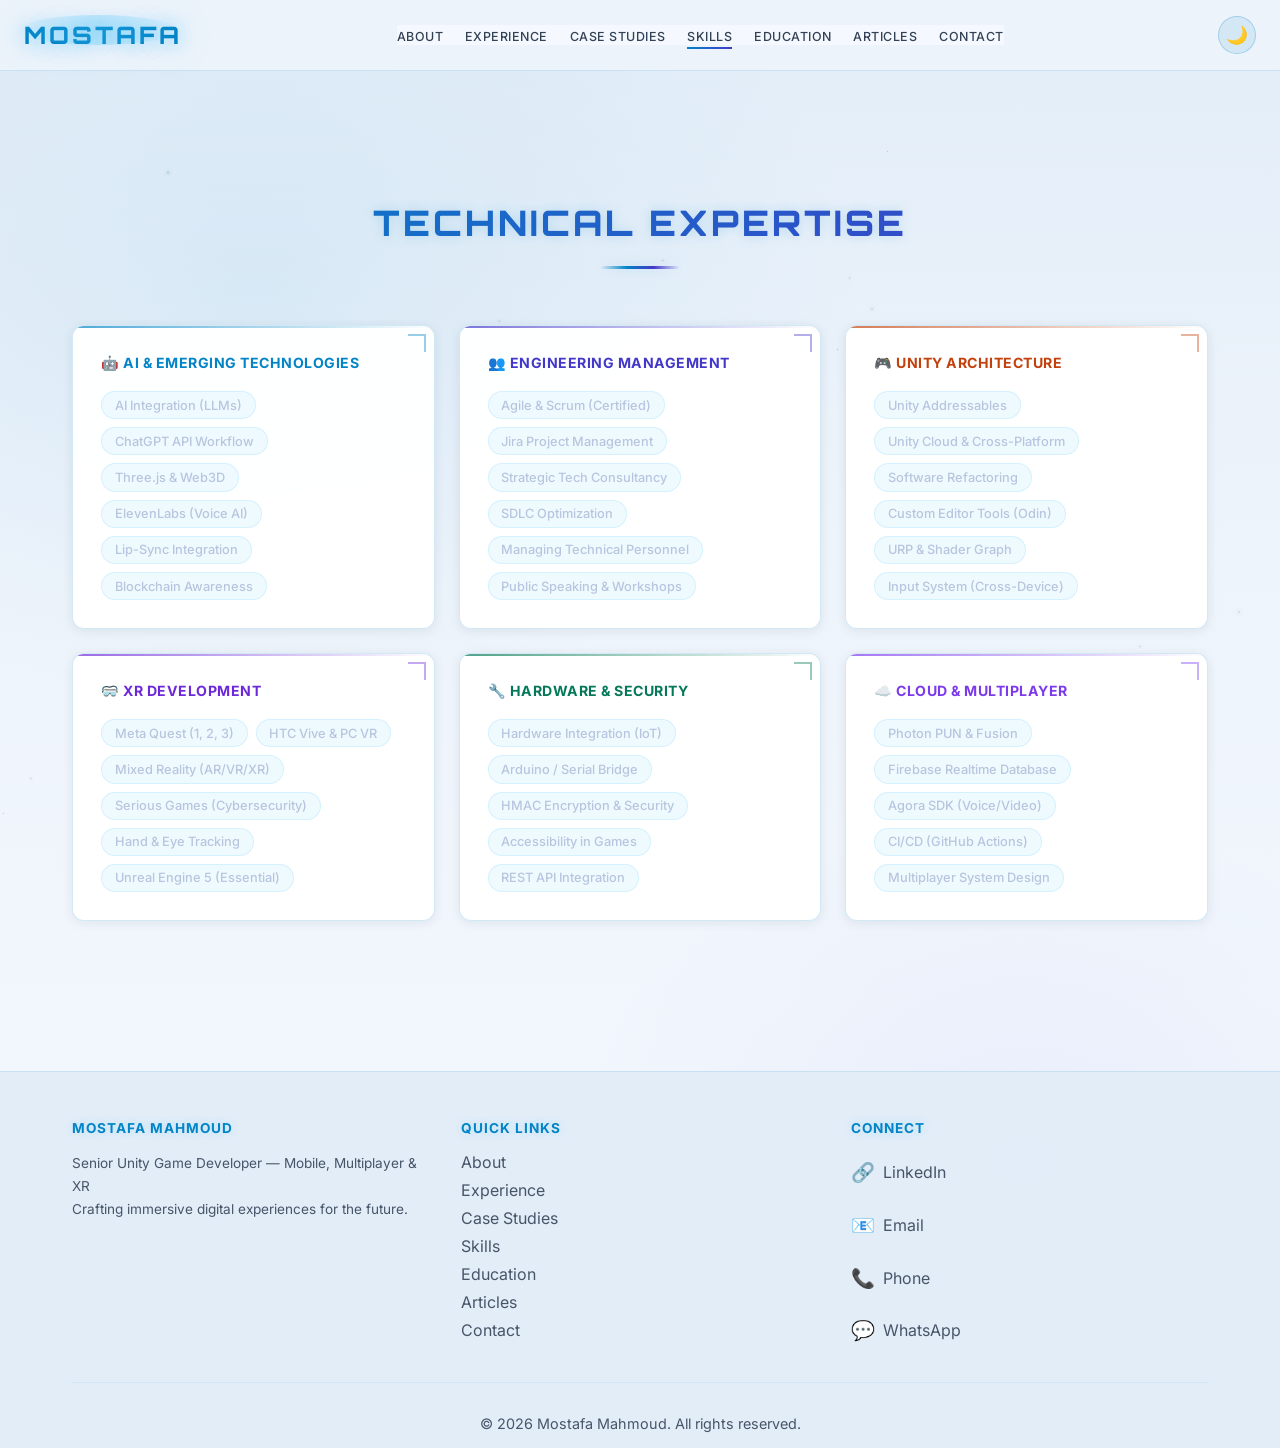
<file: skills.html>
<!DOCTYPE html>
<html lang="en">
<head>
    <meta charset="UTF-8">
    <meta name="viewport" content="width=device-width, initial-scale=1.0">
    <title>Skills — Mostafa Mahmoud</title>

    <!-- SEO -->
    <meta name="description" content="Technical skills of Mostafa Mahmoud: Unity architecture, XR development, AI integration, cloud & multiplayer systems, hardware & security, and engineering management.">
    <meta name="keywords" content="Unity Developer, Game Developer, Senior Unity, Mobile Games, Multiplayer, WebGL, VR Developer, XR Developer, Meta Quest, Unreal Engine, MENA, Egypt">
    <meta name="author" content="Mostafa Mahmoud">
    <meta name="robots" content="index, follow">
    <link rel="canonical" href="https://mostafamahmoudabdelrahman.github.io/mostafa-mahmoud-portfolio/skills.html">

    <!-- Open Graph / Facebook -->
    <meta property="og:type" content="website">
    <meta property="og:url" content="https://mostafamahmoudabdelrahman.github.io/mostafa-mahmoud-portfolio/skills.html">
    <meta property="og:title" content="Skills — Mostafa Mahmoud">
    <meta property="og:description" content="Unity architecture, XR development, AI integration, cloud & multiplayer systems, hardware & security, and engineering management.">
    <meta property="og:image" content="https://mostafamahmoudabdelrahman.github.io/mostafa-mahmoud-portfolio/resources/og-card.jpg">

    <!-- Twitter Card -->
    <meta name="twitter:card" content="summary_large_image">
    <meta name="twitter:title" content="Skills — Mostafa Mahmoud">
    <meta name="twitter:description" content="Unity architecture, XR development, AI integration, cloud & multiplayer systems, hardware & security, and engineering management.">
    <meta name="twitter:image" content="https://mostafamahmoudabdelrahman.github.io/mostafa-mahmoud-portfolio/resources/og-card.jpg">

    <!-- Favicon -->
    <link rel="icon" type="image/png" href="resources/favicon-32.png">
    <link rel="apple-touch-icon" href="resources/favicon-180.png">

    <!-- JSON-LD Structured Data -->
    <script type="application/ld+json">
    {
      "@context": "https://schema.org",
      "@type": "Person",
      "name": "Mostafa Mahmoud",
      "jobTitle": "Senior Unity Game Developer",
      "description": "Senior Unity Game Developer with 8+ years in mobile, multiplayer, web and XR game development.",
      "url": "https://mostafamahmoudabdelrahman.github.io/mostafa-mahmoud-portfolio/",
      "image": "https://mostafamahmoudabdelrahman.github.io/mostafa-mahmoud-portfolio/resources/og-card.jpg",
      "email": "mostafamahmoudabdelrahman5@gmail.com",
      "telephone": "+201017800204",
      "sameAs": [
        "https://www.linkedin.com/in/mostafa-mahmoud-abdelrahman",
        "https://github.com/MostafaMahmoudAbdelrahman"
      ],
      "knowsAbout": ["Unity3D", "Mobile Games", "Multiplayer Networking", "WebGL", "C#", "VR Development", "XR", "Meta Quest", "Unreal Engine 5"]
    }
    </script>

    <link rel="stylesheet" href="styles.css">
     <!-- Google tag (gtag.js) -->
<script async src="https://www.googletagmanager.com/gtag/js?id=G-39LDYHDVRW"></script>
<script>
  window.dataLayer = window.dataLayer || [];
  function gtag(){dataLayer.push(arguments);}
  gtag('js', new Date());

  gtag('config', 'G-39LDYHDVRW');
</script>
<script>(function(c,l,a,r,i,t,y){c[a]=c[a]||function(){(c[a].q=c[a].q||[]).push(arguments)};t=l.createElement(r);t.async=1;t.src="https://www.clarity.ms/tag/"+i;y=l.getElementsByTagName(r)[0];y.parentNode.insertBefore(t,y);})(window,document,"clarity","script","zjnewwhxwc");</script>
</head>
<body>
    <!-- Particle Background -->
    <div id="particle-container"></div>

    <!-- Sticky Navbar -->
    <nav class="navbar">
        <div class="nav-container">
            <div class="nav-logo">
                <a href="index.html" aria-label="Mostafa Mahmoud — Home">
                    <span class="logo-text">Mostafa</span>
                    <span class="logo-glow"></span>
                </a>
            </div>
            <ul class="nav-menu">
                <li><a href="about.html" class="nav-link">About</a></li>
                <li><a href="experience.html" class="nav-link">Experience</a></li>
                <li><a href="case-studies.html" class="nav-link">Case Studies</a></li>
                <li><a href="skills.html" class="nav-link active">Skills</a></li>
                <li><a href="education.html" class="nav-link">Education</a></li>
                <li><a href="articles.html" class="nav-link">Articles</a></li>
                <li><a href="contact.html" class="nav-link">Contact</a></li>
            </ul>
            <button class="theme-toggle" id="theme-toggle" aria-label="Toggle light/dark theme" title="Toggle theme">
                <span class="theme-icon" id="theme-icon">🌙</span>
            </button>
            <button class="hamburger" aria-label="Toggle navigation menu" aria-expanded="false">
                <span></span>
                <span></span>
                <span></span>
            </button>
        </div>
        <div class="nav-overlay"></div>
    </nav>

    <!-- Skills Section -->
    <section id="skills" class="skills-section">
        <div class="container">
            <h2 class="section-title reveal-text">Technical Expertise</h2>
            <div class="skills-grid">
                <div class="skill-category reveal-text">
                    <h3>🤖 AI & Emerging Technologies</h3>
                    <div class="skill-tags">
                        <span class="skill-tag">AI Integration (LLMs)</span>
                        <span class="skill-tag">ChatGPT API Workflow</span>
                        <span class="skill-tag">Three.js & Web3D</span>
                        <span class="skill-tag">ElevenLabs (Voice AI)</span>
                        <span class="skill-tag">Lip-Sync Integration</span>
                        <span class="skill-tag">Blockchain Awareness</span>
                    </div>
                </div>

                <div class="skill-category reveal-text">
                    <h3>👥 Engineering Management</h3>
                    <div class="skill-tags">
                        <span class="skill-tag">Agile & Scrum (Certified)</span>
                        <span class="skill-tag">Jira Project Management</span>
                        <span class="skill-tag">Strategic Tech Consultancy</span>
                        <span class="skill-tag">SDLC Optimization</span>
                        <span class="skill-tag">Managing Technical Personnel</span>
                        <span class="skill-tag">Public Speaking & Workshops</span>
                    </div>
                </div>

                <div class="skill-category reveal-text">
                    <h3>🎮 Unity Architecture</h3>
                    <div class="skill-tags">
                        <span class="skill-tag">Unity Addressables</span>
                        <span class="skill-tag">Unity Cloud & Cross-Platform</span>
                        <span class="skill-tag">Software Refactoring</span>
                        <span class="skill-tag">Custom Editor Tools (Odin)</span>
                        <span class="skill-tag">URP & Shader Graph</span>
                        <span class="skill-tag">Input System (Cross-Device)</span>
                    </div>
                </div>

                <div class="skill-category reveal-text">
                    <h3>🥽 XR Development</h3>
                    <div class="skill-tags">
                        <span class="skill-tag">Meta Quest (1, 2, 3)</span>
                        <span class="skill-tag">HTC Vive & PC VR</span>
                        <span class="skill-tag">Mixed Reality (AR/VR/XR)</span>
                        <span class="skill-tag">Serious Games (Cybersecurity)</span>
                        <span class="skill-tag">Hand & Eye Tracking</span>
                        <span class="skill-tag">Unreal Engine 5 (Essential)</span>
                    </div>
                </div>

                <div class="skill-category reveal-text">
                    <h3>🔧 Hardware & Security</h3>
                    <div class="skill-tags">
                        <span class="skill-tag">Hardware Integration (IoT)</span>
                        <span class="skill-tag">Arduino / Serial Bridge</span>
                        <span class="skill-tag">HMAC Encryption & Security</span>
                        <span class="skill-tag">Accessibility in Games</span>
                        <span class="skill-tag">REST API Integration</span>
                    </div>
                </div>

                <div class="skill-category reveal-text">
                    <h3>☁️ Cloud & Multiplayer</h3>
                    <div class="skill-tags">
                        <span class="skill-tag">Photon PUN & Fusion</span>
                        <span class="skill-tag">Firebase Realtime Database</span>
                        <span class="skill-tag">Agora SDK (Voice/Video)</span>
                        <span class="skill-tag">CI/CD (GitHub Actions)</span>
                        <span class="skill-tag">Multiplayer System Design</span>
                    </div>
                </div>
            </div>
        </div>
    </section>

    <!-- Footer -->
    <footer class="footer">
        <div class="container">
            <div class="footer-content">
                <div class="footer-section">
                    <h4>Mostafa Mahmoud</h4>
                    <p>Senior Unity Game Developer — Mobile, Multiplayer &amp; XR</p>
                    <p>Crafting immersive digital experiences for the future.</p>
                </div>
                <div class="footer-section">
                    <h4>Quick Links</h4>
                    <ul>
                        <li><a href="about.html">About</a></li>
                        <li><a href="experience.html">Experience</a></li>
                        <li><a href="case-studies.html">Case Studies</a></li>
                        <li><a href="skills.html">Skills</a></li>
                        <li><a href="education.html">Education</a></li>
                        <li><a href="articles.html">Articles</a></li>
                        <li><a href="contact.html">Contact</a></li>
                    </ul>
                </div>
                <div class="footer-section">
                    <h4>Connect</h4>
                    <div class="social-links">
                        <a href="https://www.linkedin.com/in/mostafa-mahmoud-abdelrahman" target="_blank" rel="noopener noreferrer" class="social-icon" title="LinkedIn">
                            <span>🔗</span> LinkedIn
                        </a>
                        <a href="mailto:mostafamahmoudabdelrahman5@gmail.com" class="social-icon" title="Email">
                            <span>📧</span> Email
                        </a>
                        <a href="tel:+201017800204" class="social-icon" title="Phone">
                            <span>📞</span> Phone
                        </a>
                        <a href="https://wa.me/966560358978" target="_blank" rel="noopener noreferrer" class="social-icon" title="WhatsApp">
                            <span>💬</span> WhatsApp
                        </a>
                    </div>
                </div>
            </div>
            <div class="footer-bottom">
                <p>&copy; 2026 Mostafa Mahmoud. All rights reserved.</p>
            </div>
        </div>
    </footer>

    <script src="particles.js"></script>
    <script src="script.js"></script>
</body>
</html>
</file>
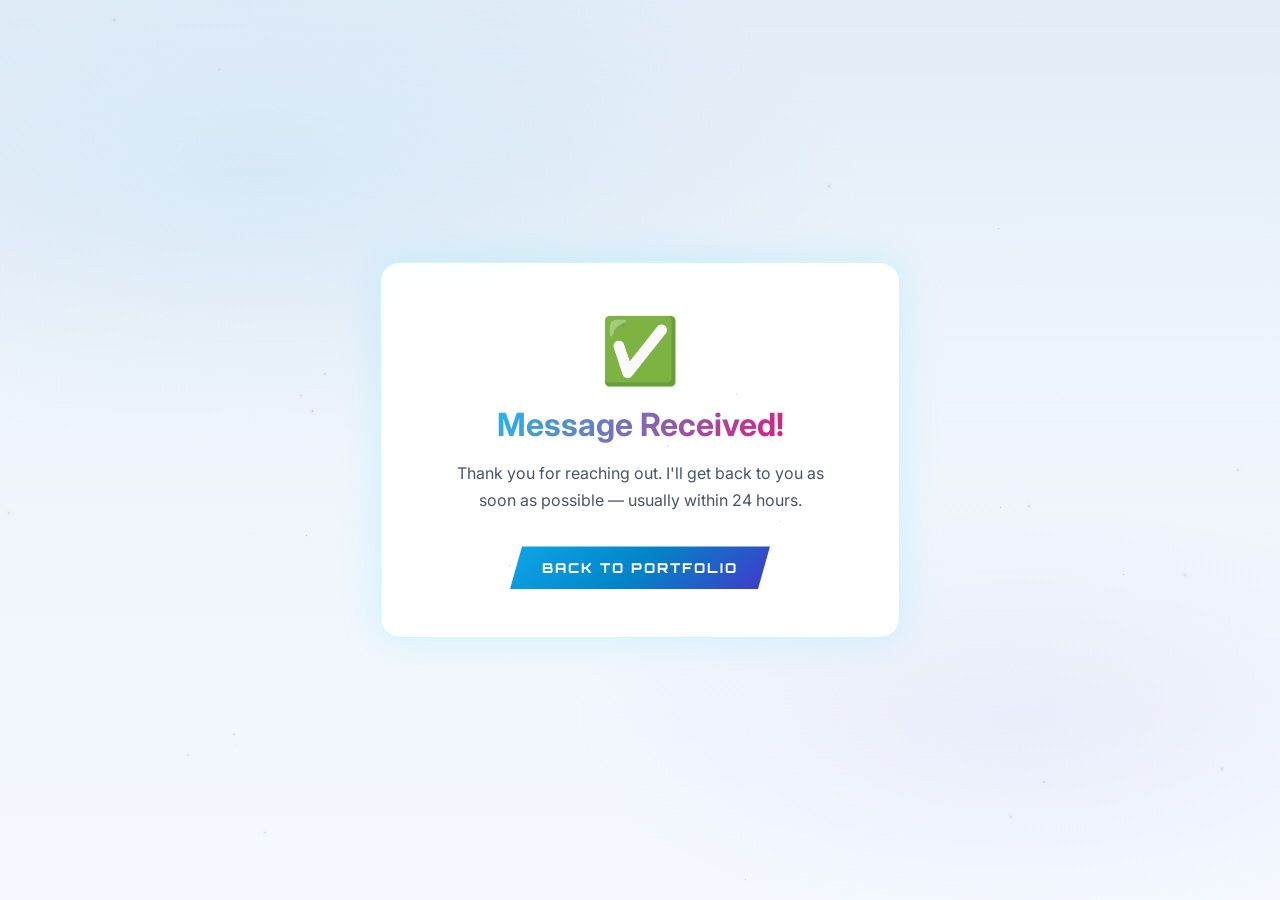
<file: thank-you.html>
<!DOCTYPE html>
<html lang="en">
<head>
    <meta charset="UTF-8">
    <meta name="viewport" content="width=device-width, initial-scale=1.0">
    <title>Message Sent — Mostafa Mahmoud</title>
    <link rel="stylesheet" href="styles.css">
    <style>
        body {
            display: flex;
            align-items: center;
            justify-content: center;
            min-height: 100vh;
            margin: 0;
            text-align: center;
        }
        .thankyou-card {
            background: var(--card-bg);
            border: 1px solid rgba(0, 212, 255, 0.2);
            border-radius: 20px;
            padding: 3rem 4rem;
            max-width: 520px;
            width: 90%;
            box-shadow: 0 0 40px rgba(0, 212, 255, 0.15);
        }
        .thankyou-icon {
            font-size: 4rem;
            margin-bottom: 1rem;
        }
        .thankyou-card h1 {
            font-size: 2rem;
            margin-bottom: 1rem;
            background: linear-gradient(135deg, #00d4ff, #ff006e);
            -webkit-background-clip: text;
            -webkit-text-fill-color: transparent;
            background-clip: text;
        }
        .thankyou-card p {
            color: var(--text-secondary, #a0a0b0);
            margin-bottom: 2rem;
            line-height: 1.7;
        }
    </style>
<script>(function(c,l,a,r,i,t,y){c[a]=c[a]||function(){(c[a].q=c[a].q||[]).push(arguments)};t=l.createElement(r);t.async=1;t.src="https://www.clarity.ms/tag/"+i;y=l.getElementsByTagName(r)[0];y.parentNode.insertBefore(t,y);})(window,document,"clarity","script","zjnewwhxwc");</script>
</head>
<body>
    <div id="particle-container"></div>
    <div class="thankyou-card">
        <div class="thankyou-icon">✅</div>
        <h1>Message Received!</h1>
        <p>Thank you for reaching out. I'll get back to you as soon as possible — usually within 24 hours.</p>
        <a href="index.html" class="btn btn-primary">Back to Portfolio</a>
    </div>
    <script src="particles.js"></script>
</body>
</html>
</file>
<file: styles.css>
@import url('https://fonts.googleapis.com/css2?family=Orbitron:wght@400;500;600;700;800;900&family=Inter:wght@300;400;500;600;700&display=swap');

* {
    margin: 0;
    padding: 0;
    box-sizing: border-box;
}

/* Accessibility utility */
.visually-hidden {
    position: absolute;
    width: 1px;
    height: 1px;
    padding: 0;
    margin: -1px;
    overflow: hidden;
    clip: rect(0, 0, 0, 0);
    white-space: nowrap;
    border: 0;
}

:root {
    /* Core palette — sky blue · indigo · amber */
    --primary-color: #38bdf8;   /* sky-400  — main interactive  */
    --secondary-color: #818cf8; /* indigo-400 — accent/hover    */
    --accent-color: #fb923c;    /* orange-400 — warm highlight  */
    --success-color: #4ade80;   /* green-400                    */
    --purple-color: #c084fc;    /* purple-400                   */

    /* Platform badge colors */
    --color-vr: #a78bfa;        /* violet-400  */
    --color-mobile: #fb923c;    /* orange-400  */
    --color-govt: #34d399;      /* emerald-400 */
    --color-demo: #818cf8;      /* indigo-400  */

    /* Backgrounds */
    --dark-bg: #0a0f1e;
    --darker-bg: #060810;
    --card-bg: rgba(11, 17, 38, 0.88);
    --card-border: rgba(56, 189, 248, 0.13);

    /* Text */
    --text-primary: #f0f6ff;
    --text-secondary: #94a3b8;

    /* Glows */
    --glow-color: #38bdf8;
    --glow-sm: 0 0 12px rgba(56, 189, 248, 0.35);
    --glow-md: 0 0 25px rgba(56, 189, 248, 0.45);
    --glow-lg: 0 0 50px rgba(56, 189, 248, 0.65);

    /* Fonts */
    --font-display: 'Orbitron', 'Segoe UI', sans-serif;
    --font-body: 'Inter', 'Segoe UI', sans-serif;

    /* Spacing scale */
    --space-xs: 0.5rem;
    --space-sm: 1rem;
    --space-md: 1.5rem;
    --space-lg: 2rem;
    --space-xl: 3rem;
    --space-2xl: 5rem;

    /* Border radius */
    --radius-sm: 8px;
    --radius-md: 12px;
    --radius-lg: 18px;
    --radius-pill: 50px;
}

html {
    scroll-behavior: smooth;
}

body {
    font-family: var(--font-body);
    background: var(--darker-bg);
    background-image:
        radial-gradient(ellipse 80% 50% at 20% 20%, rgba(56, 189, 248, 0.06) 0%, transparent 60%),
        radial-gradient(ellipse 60% 40% at 80% 80%, rgba(129, 140, 248, 0.05) 0%, transparent 60%),
        linear-gradient(180deg, #060810 0%, #0a0f1e 40%, #0d1530 100%);
    color: var(--text-primary);
    overflow-x: hidden;
    position: relative;
    min-height: 100vh;
}

/* Particle Container */
#particle-container {
    position: fixed;
    top: 0;
    left: 0;
    width: 100%;
    height: 100%;
    pointer-events: none;
    z-index: 1;
    will-change: contents;
}

/* Navbar */
.navbar {
    position: fixed;
    top: 0;
    width: 100%;
    z-index: 1000;
    backdrop-filter: blur(10px);
    background: rgba(10, 14, 39, 0.7);
    border-bottom: 1px solid rgba(56, 189, 248, 0.1);
    animation: slideDown 0.6s ease-out;
}

@keyframes slideDown {
    from {
        transform: translateY(-100%);
        opacity: 0;
    }
    to {
        transform: translateY(0);
        opacity: 1;
    }
}

.nav-container {
    max-width: 1280px;
    margin: 0 auto;
    padding: 1rem 1.5rem;
    display: flex;
    justify-content: space-between;
    align-items: center;
    gap: 1rem;
}

.nav-logo {
    font-family: var(--font-display);
    font-size: 1.5rem;
    font-weight: 800;
    color: var(--primary-color);
    position: relative;
    letter-spacing: 3px;
    text-shadow: 0 0 20px rgba(56, 189, 248, 0.7), 0 0 40px rgba(56, 189, 248, 0.3);
    text-transform: uppercase;
    flex-shrink: 0;
}

.nav-logo a {
    color: inherit;
    text-decoration: none;
}

.logo-glow {
    position: absolute;
    top: -5px;
    left: -5px;
    width: 100%;
    height: 100%;
    background: radial-gradient(circle, rgba(56, 189, 248, 0.3), transparent);
    border-radius: 50%;
    animation: pulse 2s ease-in-out infinite;
}

@keyframes pulse {
    0%, 100% { transform: scale(1); opacity: 0.5; }
    50% { transform: scale(1.2); opacity: 1; }
}

.nav-menu {
    display: flex;
    list-style: none;
    gap: clamp(0.65rem, 1.7vw, 1.6rem);
    align-items: center;
}

.nav-link {
    color: #b0bcd8;
    text-decoration: none;
    font-weight: 500;
    font-size: 0.78rem;
    letter-spacing: 0.5px;
    text-transform: uppercase;
    position: relative;
    white-space: nowrap;
    transition: color 0.3s ease;
}

.nav-link::after {
    content: '';
    position: absolute;
    bottom: -5px;
    left: 0;
    width: 0;
    height: 2px;
    background: linear-gradient(90deg, var(--primary-color), var(--secondary-color));
    transition: width 0.3s ease;
}

.nav-link:hover {
    color: var(--primary-color);
}

.nav-link:hover::after,
.nav-link.active::after {
    width: 100%;
}

.nav-link.active {
    color: var(--primary-color);
}

.hamburger {
    display: none;
    flex-direction: column;
    justify-content: center;
    cursor: pointer;
    background: none;
    border: none;
    padding: 0.5rem;
    border-radius: var(--radius-sm);
    flex-shrink: 0;
    z-index: 1100;
    position: relative;
}

.hamburger span {
    width: 24px;
    height: 2px;
    background: var(--primary-color);
    margin: 4px 0;
    transition: transform 0.3s ease, opacity 0.3s ease;
    display: block;
}

.hamburger.active span:nth-child(1) { transform: translateY(6px) rotate(45deg); }
.hamburger.active span:nth-child(2) { opacity: 0; }
.hamburger.active span:nth-child(3) { transform: translateY(-6px) rotate(-45deg); }

.nav-overlay {
    position: fixed;
    inset: 0;
    background: rgba(0, 0, 0, 0.5);
    opacity: 0;
    pointer-events: none;
    transition: opacity 0.3s ease;
    z-index: 1040;
}

.nav-overlay.open {
    opacity: 1;
    pointer-events: auto;
}

/* Mobile nav drawer */
@media (max-width: 860px) {
    .hamburger {
        display: flex;
    }

    .nav-menu {
        display: flex;
        flex-direction: column;
        align-items: stretch;
        position: fixed;
        top: 0;
        right: 0;
        height: 100vh;
        width: min(80vw, 320px);
        background: rgba(8, 12, 28, 0.98);
        backdrop-filter: blur(16px);
        padding: 6rem 1.5rem 2rem;
        gap: 0.25rem;
        box-shadow: -10px 0 40px rgba(0, 0, 0, 0.5);
        transform: translateX(100%);
        transition: transform 0.35s ease;
        z-index: 1050;
        overflow-y: auto;
    }

    .nav-menu.open {
        transform: translateX(0);
    }

    .nav-menu .nav-link {
        display: flex;
        align-items: center;
        width: 100%;
        min-height: 48px;
        font-size: 0.95rem;
        letter-spacing: 1px;
        padding: 0.75rem 0.25rem;
        border-bottom: 1px solid rgba(56, 189, 248, 0.12);
    }
}

/* Hero Section */
.hero {
    min-height: 100vh;
    display: flex;
    align-items: center;
    padding: 120px 2rem 2rem;
    position: relative;
    z-index: 10;
}

.hero-content {
    max-width: 1200px;
    margin: 0 auto;
    width: 100%;
    display: grid;
    grid-template-columns: 1fr 1fr;
    gap: 4rem;
    align-items: center;
}

.hero-text {
    animation: fadeInUp 1s ease-out;
}

@keyframes fadeInUp {
    from {
        opacity: 0;
        transform: translateY(30px);
    }
    to {
        opacity: 1;
        transform: translateY(0);
    }
}

.hero-title {
    font-family: var(--font-display);
    font-size: 3.2rem;
    font-weight: 900;
    line-height: 1.15;
    margin-bottom: 1.2rem;
    letter-spacing: 1px;
    text-transform: uppercase;
}

.gradient-text {
    background: linear-gradient(135deg, var(--primary-color) 0%, var(--secondary-color) 50%, var(--accent-color) 100%);
    -webkit-background-clip: text;
    -webkit-text-fill-color: transparent;
    background-clip: text;
    animation: gradientShift 4s ease infinite;
    filter: drop-shadow(0 0 20px rgba(56, 189, 248, 0.5));
}

@keyframes gradientShift {
    0%, 100% { filter: hue-rotate(0deg) drop-shadow(0 0 15px rgba(56, 189, 248, 0.6)); }
    33% { filter: hue-rotate(15deg) drop-shadow(0 0 25px rgba(129, 140, 248, 0.6)); }
    66% { filter: hue-rotate(-10deg) drop-shadow(0 0 20px rgba(251, 146, 60, 0.5)); }
}

.hero-tagline {
    font-size: 1rem;
    color: var(--text-secondary);
    margin-bottom: 1.5rem;
    line-height: 1.7;
}

/* Typewriter cursor */
.typewriter-wrap {
    font-family: var(--font-display);
    font-size: 1rem;
    color: var(--primary-color);
    margin-bottom: 1.5rem;
    letter-spacing: 1px;
    min-height: 1.5em;
}

.typewriter-wrap .cursor {
    display: inline-block;
    width: 2px;
    height: 1em;
    background: var(--primary-color);
    margin-left: 2px;
    vertical-align: text-bottom;
    animation: blink 0.9s step-end infinite;
}

@keyframes blink {
    0%, 100% { opacity: 1; }
    50% { opacity: 0; }
}

/* Hero stats row */
.hero-stats {
    display: flex;
    gap: 0.75rem;
    margin-bottom: 2rem;
    flex-wrap: wrap;
}

.stat-item {
    display: flex;
    flex-direction: row;
    align-items: center;
    gap: 0.55rem;
    background: rgba(56, 189, 248, 0.07);
    border: 1px solid rgba(56, 189, 248, 0.2);
    border-radius: var(--radius-pill);
    padding: 0.5rem 1.1rem;
    position: relative;
    overflow: hidden;
    transition: all 0.3s ease;
    white-space: nowrap;
}

.stat-item::before {
    content: '';
    position: absolute;
    left: 0; top: 0; bottom: 0;
    width: 2px;
    background: linear-gradient(180deg, var(--primary-color), var(--secondary-color));
    border-radius: 2px 0 0 2px;
}

.stat-item:hover {
    background: rgba(56, 189, 248, 0.13);
    border-color: var(--primary-color);
    transform: translateY(-2px);
    box-shadow: var(--glow-sm);
}

/* Number + suffix wrapper */
.stat-number {
    display: flex;
    align-items: baseline;
    gap: 0.05rem;
    white-space: nowrap;
}

.stat-value {
    font-family: var(--font-display);
    font-size: 1.15rem;
    font-weight: 800;
    line-height: 1;
    color: var(--primary-color);
    text-shadow: var(--glow-sm);
}

.stat-prefix {
    font-family: var(--font-display);
    font-size: 0.7rem;
    font-weight: 700;
    color: var(--primary-color);
    margin-right: 0.1rem;
    opacity: 0.85;
}

.stat-suffix {
    font-family: var(--font-display);
    font-size: 0.72rem;
    font-weight: 700;
    color: var(--secondary-color);
    line-height: 1;
}

/* Divider between number and label */
.stat-item::after {
    content: '';
    width: 1px;
    height: 1.1em;
    background: rgba(56, 189, 248, 0.25);
    flex-shrink: 0;
}

.stat-label {
    font-family: var(--font-body);
    font-size: 0.75rem;
    font-weight: 500;
    color: var(--text-secondary);
    letter-spacing: 0.3px;
    white-space: nowrap;
}

.hero-buttons {
    display: flex;
    gap: 1rem;
    flex-wrap: wrap;
}

.btn {
    display: inline-flex;
    align-items: center;
    gap: 0.5rem;
    padding: 0.8rem 2rem;
    border: none;
    font-family: var(--font-display);
    font-size: 0.85rem;
    font-weight: 700;
    letter-spacing: 2px;
    text-transform: uppercase;
    cursor: pointer;
    transition: all 0.3s ease;
    position: relative;
    overflow: hidden;
    clip-path: polygon(12px 0%, 100% 0%, calc(100% - 12px) 100%, 0% 100%);
    text-decoration: none;
}

.btn::before {
    content: '';
    position: absolute;
    inset: 0;
    background: linear-gradient(90deg, transparent, rgba(255,255,255,0.15), transparent);
    transform: translateX(-100%);
    transition: transform 0.5s ease;
}

.btn:hover::before {
    transform: translateX(100%);
}

.btn-primary {
    background: linear-gradient(135deg, #0ea5e9 0%, #38bdf8 50%, #818cf8 100%);
    background-size: 200% 100%;
    color: #04060f;
    font-weight: 800;
    box-shadow: 0 0 25px rgba(56, 189, 248, 0.45), inset 0 1px 0 rgba(255,255,255,0.25);
    animation: btnGradientShift 4s ease infinite;
}

@keyframes btnGradientShift {
    0%, 100% { background-position: 0% 50%; }
    50% { background-position: 100% 50%; }
}

.btn-primary:hover {
    transform: translateY(-3px) scale(1.03);
    box-shadow: 0 0 45px rgba(56, 189, 248, 0.8), 0 8px 25px rgba(0, 0, 0, 0.4);
}

.btn-secondary {
    background: transparent;
    color: var(--primary-color);
    border: 2px solid var(--primary-color);
    box-shadow: inset 0 0 15px rgba(56, 189, 248, 0.08), 0 0 15px rgba(56, 189, 248, 0.15);
}

.btn-secondary:hover {
    background: rgba(56, 189, 248, 0.08);
    box-shadow: inset 0 0 25px rgba(56, 189, 248, 0.2), 0 0 30px rgba(56, 189, 248, 0.4);
    transform: translateY(-3px);
}

/* Hero Image */
.hero-image {
    display: flex;
    justify-content: center;
    align-items: center;
    animation: fadeInRight 1s ease-out 0.2s both;
}

@keyframes fadeInRight {
    from {
        opacity: 0;
        transform: translateX(50px);
    }
    to {
        opacity: 1;
        transform: translateX(0);
    }
}

.profile-wrapper {
    position: relative;
    width: 350px;
    height: 350px;
}

.profile-pic {
    width: 100%;
    height: 100%;
    border-radius: 20px;
    object-fit: cover;
    border: 3px solid var(--primary-color);
    box-shadow: 0 0 40px rgba(56, 189, 248, 0.3);
    position: relative;
    z-index: 2;
}

.profile-glow {
    position: absolute;
    top: -10px;
    left: -10px;
    right: -10px;
    bottom: -10px;
    background: radial-gradient(circle, rgba(56, 189, 248, 0.3), transparent);
    border-radius: 20px;
    animation: glow 3s ease-in-out infinite;
    z-index: 1;
}

@keyframes glow {
    0%, 100% {
        box-shadow: 0 0 30px rgba(56, 189, 248, 0.4), inset 0 0 30px rgba(56, 189, 248, 0.1);
    }
    50% {
        box-shadow: 0 0 60px rgba(56, 189, 248, 0.8), inset 0 0 30px rgba(56, 189, 248, 0.2);
    }
}

.profile-pulse {
    position: absolute;
    top: -20px;
    left: -20px;
    right: -20px;
    bottom: -20px;
    border: 2px solid var(--primary-color);
    border-radius: 20px;
    animation: pulse-ring 2s ease-out infinite;
    z-index: 0;
}

@keyframes pulse-ring {
    0% {
        transform: scale(1);
        opacity: 1;
    }
    100% {
        transform: scale(1.3);
        opacity: 0;
    }
}

/* Container */
.container {
    max-width: 1200px;
    margin: 0 auto;
    padding: 0 2rem;
}

/* Section Title */
.section-title {
    font-family: var(--font-display);
    font-size: 2.2rem;
    font-weight: 800;
    margin-bottom: 3.5rem;
    text-align: center;
    text-transform: uppercase;
    letter-spacing: 3px;
    background: linear-gradient(135deg, var(--primary-color), var(--secondary-color));
    -webkit-background-clip: text;
    -webkit-text-fill-color: transparent;
    background-clip: text;
    position: relative;
    padding-bottom: 1.5rem;
    filter: drop-shadow(0 0 12px rgba(56, 189, 248, 0.4));
}

.section-title::after {
    content: '';
    position: absolute;
    bottom: 0;
    left: 50%;
    transform: translateX(-50%);
    width: 80px;
    height: 3px;
    background: linear-gradient(90deg, transparent, var(--primary-color), var(--secondary-color), transparent);
    border-radius: 2px;
    animation: titleLineExpand 0.8s ease-out both;
}

@keyframes titleLineExpand {
    from { width: 0; opacity: 0; }
    to { width: 80px; opacity: 1; }
}

/* Home — intro + page teasers */
.home-intro {
    padding: 40px 0 20px;
    position: relative;
    z-index: 10;
}

.home-intro p {
    max-width: 760px;
    margin: 0 auto;
    text-align: center;
    color: var(--text-secondary);
    font-size: 1.05rem;
    line-height: 1.8;
}

.home-teasers {
    padding: 60px 0 150px;
    position: relative;
    z-index: 10;
}

.teaser-grid {
    display: grid;
    grid-template-columns: repeat(auto-fit, minmax(250px, 1fr));
    gap: 1.5rem;
}

.teaser-card {
    background: var(--card-bg);
    border: 1px solid var(--card-border);
    border-radius: var(--radius-md);
    padding: 1.75rem;
    text-decoration: none;
    color: inherit;
    display: flex;
    flex-direction: column;
    gap: 0.6rem;
    backdrop-filter: blur(15px);
    transition: all 0.3s ease;
}

.teaser-card:hover {
    border-color: rgba(56, 189, 248, 0.45);
    transform: translateY(-6px);
    box-shadow: 0 12px 40px rgba(0, 0, 0, 0.35), 0 0 24px rgba(56, 189, 248, 0.12);
}

.teaser-card h3 {
    font-family: var(--font-display);
    font-size: 1.05rem;
    color: var(--primary-color);
    text-transform: uppercase;
    letter-spacing: 0.5px;
}

.teaser-card p {
    color: var(--text-secondary);
    font-size: 0.9rem;
    line-height: 1.6;
    flex-grow: 1;
}

.teaser-arrow {
    color: var(--primary-color);
    align-self: flex-end;
    font-size: 1.2rem;
    transition: transform 0.3s ease;
}

.teaser-card:hover .teaser-arrow {
    transform: translateX(6px);
}

/* About Section */
.about {
    padding: 150px 0;
    position: relative;
    z-index: 10;
    margin-top: 50px;
}

.about-content {
    display: grid;
    grid-template-columns: 1fr 1fr;
    gap: 3rem;
    align-items: start;
}

.about-text {
    display: flex;
    flex-direction: column;
    gap: 1.5rem;
}

.about-intro, .about-achievement {
    font-size: 1.05rem;
    line-height: 1.8;
    color: var(--text-secondary);
}

.about-intro {
    color: var(--text-primary);
}

.expertise-grid {
    display: grid;
    grid-template-columns: 1fr 1fr;
    gap: 1.5rem;
}

.expertise-card {
    background: var(--card-bg);
    padding: 2rem;
    border-radius: var(--radius-md);
    border: 1px solid var(--card-border);
    backdrop-filter: blur(15px);
    transition: all 0.35s ease;
    cursor: pointer;
    position: relative;
    overflow: hidden;
}

/* HUD corner brackets */
.expertise-card::before,
.expertise-card::after {
    content: '';
    position: absolute;
    width: 18px;
    height: 18px;
    transition: all 0.35s ease;
}
.expertise-card::before {
    top: 8px; left: 8px;
    border-top: 2px solid var(--primary-color);
    border-left: 2px solid var(--primary-color);
    opacity: 0.5;
}
.expertise-card::after {
    bottom: 8px; right: 8px;
    border-bottom: 2px solid var(--secondary-color);
    border-right: 2px solid var(--secondary-color);
    opacity: 0.5;
}

.expertise-card:hover {
    border-color: rgba(56, 189, 248, 0.5);
    box-shadow: 0 0 30px rgba(56, 189, 248, 0.15), inset 0 0 30px rgba(56, 189, 248, 0.04);
    transform: translateY(-6px);
}
.expertise-card:hover::before,
.expertise-card:hover::after {
    width: 24px; height: 24px;
    opacity: 1;
}

.expertise-icon {
    font-size: 2.5rem;
    margin-bottom: 1rem;
    display: block;
}

.expertise-card h3 {
    font-family: var(--font-body);
    font-size: 0.95rem;
    font-weight: 700;
    letter-spacing: 0.3px;
    margin-bottom: 0.75rem;
    color: var(--primary-color);
}

.expertise-card p {
    font-size: 0.9rem;
    color: var(--text-secondary);
    line-height: 1.7;
}

/* Experience Section — Timeline */
.experience {
    padding: 150px 0;
    position: relative;
    z-index: 10;
    margin-top: 50px;
}

/* Timeline wrapper */
.timeline {
    position: relative;
    padding-left: 3rem;
}

.timeline::before {
    content: '';
    position: absolute;
    left: 0.75rem;
    top: 0;
    bottom: 0;
    width: 2px;
    background: linear-gradient(180deg,
        var(--primary-color) 0%,
        var(--secondary-color) 50%,
        var(--accent-color) 100%);
    opacity: 0.4;
}

.timeline-item {
    position: relative;
    margin-bottom: 2.5rem;
}

.timeline-item:last-child {
    margin-bottom: 0;
}

/* Timeline dot */
.timeline-dot {
    position: absolute;
    left: -2.4rem;
    top: 1.6rem;
    width: 14px;
    height: 14px;
    border-radius: 50%;
    background: var(--primary-color);
    border: 2px solid var(--dark-bg);
    box-shadow: 0 0 10px var(--primary-color), 0 0 20px rgba(56, 189, 248, 0.3);
    z-index: 2;
    transition: all 0.3s ease;
}

.timeline-item:hover .timeline-dot {
    transform: scale(1.4);
    box-shadow: 0 0 20px var(--primary-color), 0 0 40px rgba(56, 189, 248, 0.5);
}

.timeline-item:nth-child(2) .timeline-dot { background: var(--secondary-color); box-shadow: 0 0 10px var(--secondary-color); }
.timeline-item:nth-child(3) .timeline-dot { background: var(--accent-color); box-shadow: 0 0 10px var(--accent-color); }
.timeline-item:nth-child(4) .timeline-dot { background: var(--success-color); box-shadow: 0 0 10px var(--success-color); }
.timeline-item:nth-child(5) .timeline-dot { background: var(--purple-color); box-shadow: 0 0 10px var(--purple-color); }
.timeline-item:nth-child(6) .timeline-dot { background: var(--primary-color); }
.timeline-item:nth-child(7) .timeline-dot { background: var(--secondary-color); }
.timeline-item:nth-child(8) .timeline-dot { background: var(--accent-color); }

.experience-item {
    background: var(--card-bg);
    padding: 1.75rem 2rem;
    border-radius: var(--radius-md);
    border: 1px solid var(--card-border);
    backdrop-filter: blur(15px);
    transition: all 0.35s ease;
    position: relative;
    overflow: hidden;
}

/* Top accent stripe */
.experience-item::before {
    content: '';
    position: absolute;
    top: 0; left: 0; right: 0;
    height: 2px;
    background: linear-gradient(90deg, var(--primary-color), var(--secondary-color), transparent);
    opacity: 0.6;
    transition: opacity 0.3s ease;
}

.experience-item:hover {
    border-color: rgba(56, 189, 248, 0.4);
    box-shadow: 0 8px 40px rgba(0, 0, 0, 0.4), 0 0 25px rgba(56, 189, 248, 0.1);
    transform: translateX(6px);
}

.experience-item:hover::before {
    opacity: 1;
}

.company-header {
    display: flex;
    align-items: flex-start;
    gap: 1rem;
    margin-bottom: 0.75rem;
}

.company-header-text {
    flex: 1;
}

.job-title {
    font-family: var(--font-body);
    font-size: 0.98rem;
    font-weight: 700;
    letter-spacing: 0.2px;
    color: var(--text-primary);
    margin-bottom: 0.2rem;
    line-height: 1.4;
}

.company-name {
    font-size: 0.9rem;
    color: var(--accent-color);
    font-weight: 600;
    text-decoration: none;
    transition: color 0.3s ease;
    display: block;
}

.company-name:hover {
    color: var(--primary-color);
    text-shadow: 0 0 8px rgba(56, 189, 248, 0.5);
}

.company-logo {
    width: 52px;
    height: 52px;
    object-fit: contain;
    border-radius: var(--radius-sm);
    border: 1px solid rgba(56, 189, 248, 0.15);
    padding: 0.3rem;
    background: rgba(255, 255, 255, 0.03);
    flex-shrink: 0;
}

.duration {
    display: inline-flex;
    align-items: center;
    gap: 0.4rem;
    font-family: var(--font-body);
    font-size: 0.78rem;
    color: var(--primary-color);
    font-weight: 600;
    letter-spacing: 0.5px;
    text-transform: uppercase;
    margin-bottom: 0.75rem;
    padding: 0.3rem 0.8rem;
    background: rgba(56, 189, 248, 0.07);
    border-radius: var(--radius-pill);
    border: 1px solid rgba(56, 189, 248, 0.2);
    width: fit-content;
    white-space: nowrap;
}

.duration::before {
    content: '▶';
    font-size: 0.5rem;
    color: var(--primary-color);
}

.experience-item p {
    font-size: 0.9rem;
    color: var(--text-secondary);
    line-height: 1.75;
}



/* Education Subsections */
.education-subsection {
    margin-bottom: 3rem;
}

.subsection-title {
    font-family: var(--font-body);
    font-size: 0.95rem;
    font-weight: 700;
    letter-spacing: 1px;
    text-transform: uppercase;
    color: var(--primary-color);
    margin-bottom: 1.5rem;
    padding-bottom: 0.75rem;
    border-bottom: 1px solid rgba(56, 189, 248, 0.2);
    text-shadow: 0 0 10px rgba(56, 189, 248, 0.3);
}

.cert-link {
    color: var(--primary-color);
    font-weight: 600;
    font-size: 0.9rem;
    margin-top: 1rem;
    transition: all 0.3s ease;
}

.language-level {
    color: var(--accent-color);
    font-weight: 600;
    font-size: 0.95rem;
}

.featured-project {
    padding: 150px 0;
    position: relative;
    z-index: 10;
    margin-top: 50px;
}

/* Case Studies Section */
.case-studies {
    padding: 150px 0;
    position: relative;
    z-index: 10;
    margin-top: 50px;
}

/* When Case Studies directly follows the Featured Project spotlight, avoid doubling the vertical gap */
.featured-project + .case-studies {
    padding-top: 0;
    margin-top: 0;
}

.case-studies-grid {
    display: flex;
    flex-direction: column;
    gap: 2.5rem;
}

.case-study-card {
    background: var(--card-bg);
    padding: 2.25rem;
    border-radius: var(--radius-md);
    border: 1px solid var(--card-border);
    backdrop-filter: blur(15px);
    transition: border-color 0.3s ease, box-shadow 0.3s ease;
}

.case-study-card:hover {
    border-color: rgba(56, 189, 248, 0.45);
    box-shadow: 0 12px 50px rgba(0, 0, 0, 0.35), 0 0 30px rgba(56, 189, 248, 0.1);
}

.case-study-card > p {
    color: var(--text-secondary);
    line-height: 1.8;
    margin-bottom: 1rem;
}

.case-study-card .project-title {
    font-size: 1.5rem;
}

.case-study-videos {
    display: grid;
    grid-template-columns: repeat(auto-fit, minmax(260px, 1fr));
    gap: 1.5rem;
    margin: 1.5rem 0;
}

.case-study-videos .video-wrapper {
    border-radius: 10px;
    overflow: hidden;
    border: 1px solid rgba(56, 189, 248, 0.25);
}

.case-study-video-caption {
    font-size: 0.8rem;
    color: var(--text-secondary);
    text-align: center;
    margin-top: 0.5rem;
}

.projects-grid {
    display: grid;
    grid-template-columns: repeat(auto-fit, minmax(300px, 1fr));
    gap: 2rem;
}

.project-card {
    background: var(--card-bg);
    padding: 1.75rem;
    border-radius: var(--radius-md);
    border: 1px solid var(--card-border);
    backdrop-filter: blur(15px);
    transition: all 0.35s ease;
    text-decoration: none;
    color: inherit;
    position: relative;
    overflow: hidden;
    display: flex;
    flex-direction: column;
}

/* Shimmer sweep */
.project-card::before {
    content: '';
    position: absolute;
    top: 0; left: -100%;
    width: 100%; height: 100%;
    background: linear-gradient(90deg, transparent, rgba(255,255,255,0.04), transparent);
    transition: left 0.5s ease;
    z-index: 1;
}
.project-card:hover::before { left: 100%; }

/* Platform-colored top stripe */
.project-card::after {
    content: '';
    position: absolute;
    top: 0; left: 0; right: 0;
    height: 3px;
    background: linear-gradient(90deg, var(--primary-color), var(--secondary-color));
    opacity: 0.7;
    transition: opacity 0.3s ease;
}
.project-card:hover::after { opacity: 1; }

.project-card:hover {
    border-color: rgba(56, 189, 248, 0.45);
    box-shadow: 0 12px 50px rgba(0, 0, 0, 0.5), 0 0 30px rgba(56, 189, 248, 0.12);
    transform: translateY(-8px);
}

.project-card-tags {
    display: flex;
    gap: 0.4rem;
    flex-wrap: wrap;
    margin-bottom: 1rem;
}

.project-spotlight {
    display: grid;
    grid-template-columns: 1fr 1fr;
    gap: 3rem;
    align-items: center;
}

.project-video {
    border-radius: 15px;
    overflow: hidden;
    border: 2px solid var(--primary-color);
    box-shadow: 0 0 40px rgba(56, 189, 248, 0.3);
}

.video-wrapper {
    position: relative;
    width: 100%;
    padding-bottom: 56.25%;
    height: 0;
    overflow: hidden;
}

.video-wrapper iframe {
    position: absolute;
    top: 0;
    left: 0;
    width: 100%;
    height: 100%;
}

/* YouTube click-to-load facade — avoids loading the YouTube embed until requested */
.yt-facade {
    position: absolute;
    top: 0;
    left: 0;
    width: 100%;
    height: 100%;
    cursor: pointer;
    background: #000;
    border: 0;
}

.yt-facade-thumb {
    position: absolute;
    top: 0;
    left: 0;
    width: 100%;
    height: 100%;
    object-fit: cover;
    opacity: 0.85;
}

.yt-facade-play {
    position: absolute;
    top: 50%;
    left: 50%;
    transform: translate(-50%, -50%);
    width: 64px;
    height: 46px;
    background: rgba(20, 20, 20, 0.75);
    border-radius: 14px;
    display: flex;
    align-items: center;
    justify-content: center;
    color: #fff;
    font-size: 1.3rem;
    transition: background 0.2s ease, transform 0.2s ease;
}

.yt-facade:hover .yt-facade-play,
.yt-facade:focus-visible .yt-facade-play {
    background: #ff0000;
    transform: translate(-50%, -50%) scale(1.08);
}

.project-info h3 {
    font-size: 2rem;
    color: var(--primary-color);
    margin-bottom: 1rem;
}

.project-description {
    font-size: 1.05rem;
    color: var(--text-secondary);
    line-height: 1.8;
    margin-bottom: 2rem;
}

.project-tags {
    display: flex;
    gap: 1rem;
    flex-wrap: wrap;
}

.tag {
    background: rgba(56, 189, 248, 0.08);
    color: var(--primary-color);
    padding: 0.3rem 0.8rem;
    border-radius: var(--radius-pill);
    border: 1px solid rgba(56, 189, 248, 0.3);
    font-size: 0.75rem;
    font-weight: 600;
    letter-spacing: 0.5px;
    font-family: var(--font-display);
    transition: all 0.2s ease;
}

.tag:hover {
    background: rgba(56, 189, 248, 0.15);
    box-shadow: 0 0 8px rgba(56, 189, 248, 0.3);
}

/* Education Section */
.education {
    padding: 150px 0;
    position: relative;
    z-index: 10;
    margin-top: 50px;
}

/* Articles Section */
.articles {
    padding: 150px 0;
    position: relative;
    z-index: 10;
    margin-top: 50px;
}

/* Footer */
.footer {
    background: rgba(5, 8, 18, 0.9);
    border-top: 1px solid rgba(56, 189, 248, 0.1);
    padding: 3rem 0 1rem;
    position: relative;
    z-index: 10;
}

.footer-content {
    display: grid;
    grid-template-columns: repeat(auto-fit, minmax(250px, 1fr));
    gap: 2rem;
    margin-bottom: 2rem;
}

.footer-section h4 {
    font-family: var(--font-body);
    font-size: 0.85rem;
    letter-spacing: 1px;
    text-transform: uppercase;
    color: var(--primary-color);
    margin-bottom: 1rem;
    font-weight: 700;
    text-shadow: 0 0 10px rgba(56, 189, 248, 0.3);
}

.footer-section p {
    color: var(--text-secondary);
    font-size: 0.85rem;
    line-height: 1.7;
}

.footer-section ul {
    list-style: none;
}

.footer-section ul li {
    margin-bottom: 0.5rem;
}

.footer-section a {
    color: var(--text-secondary);
    text-decoration: none;
    transition: color 0.3s ease;
}

.footer-section a:hover {
    color: var(--primary-color);
}

.footer-bottom {
    text-align: center;
    padding-top: 2rem;
    border-top: 1px solid rgba(56, 189, 248, 0.1);
    color: var(--text-secondary);
    font-size: 0.9rem;
}

/* Reveal Animation */
.reveal-text {
    opacity: 0;
    animation: revealText 0.8s ease-out forwards;
}

@keyframes revealText {
    from {
        opacity: 0;
        transform: translateY(20px);
    }
    to {
        opacity: 1;
        transform: translateY(0);
    }
}

/* Responsive */
@media (max-width: 768px) {
    .hero-content {
        grid-template-columns: 1fr;
        gap: 2rem;
    }

    .hero-title {
        font-size: 2rem;
        letter-spacing: 0.5px;
    }

    .hero-image {
        justify-content: center;
        order: -1;
    }

    .profile-wrapper {
        width: 220px;
        height: 220px;
    }

    .hero-stats {
        gap: 0.5rem;
        justify-content: center;
    }

    .stat-item {
        padding: 0.45rem 0.85rem;
    }

    .stat-value {
        font-size: 1rem;
    }

    .stat-label {
        font-size: 0.7rem;
    }

    .typewriter-wrap {
        text-align: center;
    }

    .hero-text {
        text-align: center;
    }

    .hero-buttons {
        justify-content: center;
    }

    .about-content {
        grid-template-columns: 1fr;
    }

    .expertise-grid {
        grid-template-columns: 1fr;
    }

    .project-spotlight {
        grid-template-columns: 1fr;
    }

    .projects-grid {
        grid-template-columns: 1fr;
    }

    .section-title {
        font-size: 1.5rem;
        letter-spacing: 2px;
    }

    .hero-buttons {
        flex-direction: column;
    }

    .btn {
        width: 100%;
        text-align: center;
    }

}


/* Skills Section */
.skills-section {
    padding: 150px 0;
    position: relative;
    z-index: 10;
    margin-top: 50px;
}

.skills-grid {
    display: grid;
    grid-template-columns: repeat(auto-fit, minmax(340px, 1fr));
    gap: 1.5rem;
}

.skill-category {
    background: var(--card-bg);
    padding: 1.75rem;
    border-radius: var(--radius-md);
    border: 1px solid var(--card-border);
    backdrop-filter: blur(15px);
    transition: all 0.35s ease;
    position: relative;
    overflow: hidden;
    --cat-color: var(--primary-color);
}

.skill-category:nth-child(1) { --cat-color: #38bdf8; } /* sky     */
.skill-category:nth-child(2) { --cat-color: #818cf8; } /* indigo  */
.skill-category:nth-child(3) { --cat-color: #fb923c; } /* orange  */
.skill-category:nth-child(4) { --cat-color: #a78bfa; } /* violet  */
.skill-category:nth-child(5) { --cat-color: #34d399; } /* emerald */
.skill-category:nth-child(6) { --cat-color: #c084fc; } /* purple  */

.skill-category::before {
    content: '';
    position: absolute;
    top: 0; left: 0; right: 0;
    height: 2px;
    background: linear-gradient(90deg, var(--cat-color), transparent);
    opacity: 0.7;
}

.skill-category::after {
    content: '';
    position: absolute;
    top: 8px; right: 8px;
    width: 16px; height: 16px;
    border-top: 2px solid var(--cat-color);
    border-right: 2px solid var(--cat-color);
    opacity: 0.4;
    transition: all 0.3s ease;
}

.skill-category:hover {
    border-color: rgba(56, 189, 248, 0.35);
    box-shadow: 0 8px 40px rgba(0,0,0,0.4), 0 0 20px rgba(56, 189, 248, 0.08);
    transform: translateY(-5px);
}

.skill-category:hover::after {
    opacity: 1;
    width: 20px; height: 20px;
}

.skill-category h3 {
    font-family: var(--font-body);
    font-size: 0.88rem;
    font-weight: 700;
    letter-spacing: 0.5px;
    text-transform: uppercase;
    color: var(--cat-color);
    margin-bottom: 1.25rem;
    display: flex;
    align-items: center;
    gap: 0.5rem;
    white-space: nowrap;
    overflow: hidden;
    text-overflow: ellipsis;
}

.skill-tags {
    display: flex;
    flex-wrap: wrap;
    gap: 0.5rem;
}

.skill-tag {
    background: rgba(56, 189, 248, 0.08);
    color: #b8c5de;
    padding: 0.35rem 0.8rem;
    border-radius: var(--radius-pill);
    font-size: 0.8rem;
    font-weight: 500;
    border: 1px solid rgba(56, 189, 248, 0.15);
    transition: all 0.25s ease;
    cursor: default;
    white-space: nowrap;
}

.skill-tag:hover {
    background: rgba(56, 189, 248, 0.12);
    border-color: var(--primary-color);
    color: var(--text-primary);
    transform: translateY(-2px);
    box-shadow: 0 0 8px rgba(56, 189, 248, 0.2);
}

/* Education Section Updates */
.education-box {
    background: var(--card-bg);
    padding: 2rem;
    border-radius: 15px;
    border: 1px solid rgba(56, 189, 248, 0.2);
    border-left: 4px solid var(--primary-color);
}

.education-box strong {
    color: var(--primary-color);
    font-size: 1.1rem;
}

.education-box em {
    color: var(--accent-color);
    font-style: italic;
}

.education-box p {
    color: var(--text-secondary);
    margin-top: 0.5rem;
    line-height: 1.6;
}

.cert-grid {
    display: grid;
    grid-template-columns: repeat(auto-fit, minmax(280px, 1fr));
    gap: 1.5rem;
}

.cert-link {
    background: var(--card-bg);
    padding: 1rem 1.25rem;
    border-radius: var(--radius-sm);
    border: 1px solid var(--card-border);
    text-decoration: none;
    color: #b8c5de;
    display: flex;
    align-items: center;
    gap: 0.75rem;
    transition: all 0.3s ease;
    font-size: 0.88rem;
    position: relative;
    overflow: hidden;
}

.cert-link::before {
    content: '';
    position: absolute;
    left: 0; top: 0; bottom: 0;
    width: 2px;
    background: var(--primary-color);
    transform: scaleY(0);
    transition: transform 0.3s ease;
    transform-origin: bottom;
}

.cert-link:hover {
    border-color: rgba(56, 189, 248, 0.4);
    box-shadow: 0 0 20px rgba(56, 189, 248, 0.1);
    transform: translateX(4px);
    color: var(--text-primary);
}

.cert-link:hover::before {
    transform: scaleY(1);
}

.cert-icon {
    font-size: 1.2rem;
    flex-shrink: 0;
}

.nanodegree-images {
    display: flex;
    justify-content: center;
    gap: 2rem;
    flex-wrap: wrap;
    margin-bottom: 2rem;
}

.nanodegree-img {
    max-width: 250px;
    height: auto;
    border-radius: 10px;
    border: 1px solid rgba(56, 189, 248, 0.2);
    padding: 1rem;
    background: rgba(56, 189, 248, 0.05);
    transition: all 0.3s ease;
}

.nanodegree-img:hover {
    border-color: var(--primary-color);
    box-shadow: 0 0 20px rgba(56, 189, 248, 0.2);
    transform: scale(1.05);
}

.language-table {
    display: grid;
    grid-template-columns: repeat(auto-fit, minmax(300px, 1fr));
    gap: 1.5rem;
}

.language-row {
    background: var(--card-bg);
    padding: 1.5rem;
    border-radius: 10px;
    border: 1px solid rgba(56, 189, 248, 0.2);
    display: flex;
    justify-content: space-between;
    align-items: center;
    transition: all 0.3s ease;
}

.language-row:hover {
    border-color: var(--primary-color);
    box-shadow: 0 0 20px rgba(56, 189, 248, 0.2);
}

.language-name {
    font-weight: 600;
    color: var(--primary-color);
    font-size: 1.1rem;
}

.language-level {
    color: var(--text-secondary);
    font-size: 0.95rem;
}

/* Responsive Updates */
@media (max-width: 768px) {
    .skills-grid {
        grid-template-columns: 1fr;
    }

    .cert-grid {
        grid-template-columns: 1fr;
    }

    .nanodegree-images {
        flex-direction: column;
        align-items: center;
    }

    .nanodegree-img {
        max-width: 100%;
    }

    .language-row {
        flex-direction: column;
        text-align: center;
        gap: 1rem;
    }
}


/* Articles Section Styling */
.articles .projects-grid {
    display: grid;
    grid-template-columns: repeat(auto-fit, minmax(400px, 1fr));
    gap: 2rem;
}

.articles .project-card {
    background: var(--card-bg);
    padding: 2rem;
    border-radius: 15px;
    border: 1px solid rgba(56, 189, 248, 0.2);
    backdrop-filter: blur(10px);
    transition: all 0.3s ease;
}

.articles .project-card:hover {
    border-color: var(--primary-color);
    box-shadow: 0 0 30px rgba(56, 189, 248, 0.3);
    transform: translateY(-10px);
}

.project-title {
    font-size: 1.4rem;
    color: var(--primary-color);
    margin-bottom: 0.5rem;
    font-weight: 700;
}

.project-date {
    font-size: 0.9rem;
    color: var(--accent-color);
    margin-bottom: 1rem;
    font-weight: 600;
}

.project-features {
    background: rgba(56, 189, 248, 0.05);
    padding: 1.5rem;
    border-radius: 10px;
    margin: 1.5rem 0;
    border-left: 3px solid var(--primary-color);
}

.project-features strong {
    color: var(--primary-color);
    display: block;
    margin-bottom: 0.8rem;
}

.project-features ul {
    list-style: none;
    padding: 0;
}

.project-features li {
    color: var(--text-secondary);
    padding: 0.4rem 0;
    padding-left: 1.5rem;
    position: relative;
}

.project-features li::before {
    content: '▸';
    position: absolute;
    left: 0;
    color: var(--primary-color);
}

.project-links {
    display: flex;
    gap: 1rem;
    margin-top: 1.5rem;
}

.project-link {
    display: inline-flex;
    align-items: center;
    gap: 0.5rem;
    padding: 0.8rem 1.5rem;
    background: rgba(56, 189, 248, 0.1);
    color: var(--primary-color);
    border-radius: 8px;
    text-decoration: none;
    font-weight: 600;
    transition: all 0.3s ease;
    border: 1px solid rgba(56, 189, 248, 0.3);
}

.project-link:hover {
    background: rgba(56, 189, 248, 0.2);
    border-color: var(--primary-color);
    transform: translateX(5px);
}

.link-icon {
    font-size: 1.2rem;
}

/* Contact Section */
.contact-section {
    padding: 150px 0;
    position: relative;
    z-index: 10;
    margin-top: 50px;
    background: linear-gradient(135deg, rgba(56, 189, 248, 0.05), rgba(129, 140, 248, 0.05));
    border-top: 1px solid rgba(56, 189, 248, 0.1);
}

.contact-content {
    display: grid;
    grid-template-columns: 1fr 1fr;
    gap: 3rem;
    align-items: start;
}

.contact-info h3 {
    font-family: var(--font-display);
    font-size: 1.4rem;
    font-weight: 700;
    letter-spacing: 2px;
    text-transform: uppercase;
    color: var(--primary-color);
    margin-bottom: 1rem;
    text-shadow: 0 0 15px rgba(56, 189, 248, 0.4);
}

.contact-info p {
    color: var(--text-secondary);
    font-size: 0.95rem;
    line-height: 1.8;
    margin-bottom: 2rem;
}

.contact-methods {
    display: grid;
    grid-template-columns: 1fr;
    gap: 0.75rem;
}

.contact-method {
    display: flex;
    align-items: center;
    gap: 1rem;
    padding: 1rem 1.25rem;
    background: var(--card-bg);
    border-radius: var(--radius-sm);
    border: 1px solid var(--card-border);
    text-decoration: none;
    color: inherit;
    transition: all 0.3s ease;
    position: relative;
    overflow: hidden;
}

.contact-method::before {
    content: '';
    position: absolute;
    left: 0; top: 0; bottom: 0;
    width: 2px;
    background: linear-gradient(180deg, var(--primary-color), var(--secondary-color));
    transform: scaleY(0);
    transform-origin: top;
    transition: transform 0.3s ease;
}

.contact-method:hover {
    border-color: rgba(56, 189, 248, 0.35);
    box-shadow: 0 0 20px rgba(56, 189, 248, 0.1);
    transform: translateX(4px);
}

.contact-method:hover::before {
    transform: scaleY(1);
}

.contact-icon {
    font-size: 1.5rem;
    flex-shrink: 0;
}

.contact-method strong {
    font-family: var(--font-body);
    font-size: 0.8rem;
    letter-spacing: 0.5px;
    text-transform: uppercase;
    color: var(--primary-color);
    display: block;
    margin-bottom: 0.15rem;
    white-space: nowrap;
}

.contact-method p {
    color: var(--text-secondary);
    font-size: 0.85rem;
    margin: 0;
}

/* Contact Form */
.contact-form {
    background: var(--card-bg);
    padding: 2rem;
    border-radius: var(--radius-md);
    border: 1px solid var(--card-border);
    backdrop-filter: blur(15px);
    position: relative;
    overflow: hidden;
}

.contact-form::before {
    content: '';
    position: absolute;
    top: 0; left: 0; right: 0;
    height: 2px;
    background: linear-gradient(90deg, var(--primary-color), var(--secondary-color), var(--accent-color));
}

.form-group {
    margin-bottom: 1.25rem;
}

.form-group input,
.form-group textarea {
    width: 100%;
    padding: 0.9rem 1rem;
    background: rgba(56, 189, 248, 0.04);
    border: 1px solid rgba(56, 189, 248, 0.15);
    border-radius: var(--radius-sm);
    color: var(--text-primary);
    font-family: var(--font-body);
    font-size: 0.95rem;
    transition: all 0.3s ease;
}

.form-group input::placeholder,
.form-group textarea::placeholder {
    color: var(--text-secondary);
    font-size: 0.9rem;
}

.form-group input:focus,
.form-group textarea:focus {
    outline: none;
    border-color: var(--primary-color);
    box-shadow: 0 0 15px rgba(56, 189, 248, 0.15), inset 0 0 10px rgba(56, 189, 248, 0.05);
    background: rgba(56, 189, 248, 0.07);
}

.contact-form .btn {
    width: 100%;
    justify-content: center;
    clip-path: none;
    border-radius: var(--radius-sm);
}

/* Social Links in Footer */
.social-links {
    display: flex;
    flex-direction: column;
    gap: 0.8rem;
}

.social-icon {
    display: inline-flex;
    align-items: center;
    gap: 0.5rem;
    color: var(--text-secondary);
    text-decoration: none;
    transition: all 0.3s ease;
    padding: 0.5rem 0;
}

.social-icon:hover {
    color: var(--primary-color);
    transform: translateX(5px);
}

.social-icon span {
    font-size: 1.2rem;
}

/* Enhanced Animations */
@keyframes slideInUp {
    from {
        opacity: 0;
        transform: translateY(30px);
    }
    to {
        opacity: 1;
        transform: translateY(0);
    }
}

@keyframes slideInLeft {
    from {
        opacity: 0;
        transform: translateX(-30px);
    }
    to {
        opacity: 1;
        transform: translateX(0);
    }
}

@keyframes slideInRight {
    from {
        opacity: 0;
        transform: translateX(30px);
    }
    to {
        opacity: 1;
        transform: translateX(0);
    }
}

@keyframes scaleIn {
    from {
        opacity: 0;
        transform: scale(0.95);
    }
    to {
        opacity: 1;
        transform: scale(1);
    }
}

@keyframes fadeInDown {
    from {
        opacity: 0;
        transform: translateY(-20px);
    }
    to {
        opacity: 1;
        transform: translateY(0);
    }
}

/* Apply animations to elements */
.section-title {
    animation: slideInUp 0.8s ease-out;
}

.skill-category {
    animation: slideInUp 0.6s ease-out;
}

.project-card {
    animation: scaleIn 0.6s ease-out;
}

.contact-method {
    animation: slideInLeft 0.6s ease-out;
}

.contact-form {
    animation: slideInRight 0.6s ease-out;
}

/* Responsive Contact Section */
@media (max-width: 768px) {
    .contact-content {
        grid-template-columns: 1fr;
    }

    .articles .projects-grid {
        grid-template-columns: 1fr;
    }

    .contact-method {
        flex-direction: column;
        text-align: center;
    }

    .contact-method:hover {
        transform: translateY(-5px);
    }

    .social-links {
        flex-direction: row;
        flex-wrap: wrap;
    }

    .social-icon {
        flex: 1;
        min-width: 120px;
        justify-content: center;
    }

    /* Timeline mobile */
    .timeline {
        padding-left: 2rem;
    }
    .timeline::before {
        left: 0.4rem;
    }
    .timeline-dot {
        left: -1.75rem;
        width: 12px; height: 12px;
    }

    .experience-item:hover {
        transform: translateX(3px);
    }

    .company-header {
        flex-direction: row;
        gap: 0.75rem;
        align-items: flex-start;
    }

    .company-logo {
        width: 44px;
        height: 44px;
    }
}


/* Nanodegree Cards */
.nanodegree-images {
    display: flex;
    justify-content: center;
    gap: 2rem;
    flex-wrap: wrap;
    margin-bottom: 2rem;
}

.nanodegree-card {
    background: var(--card-bg);
    padding: 1.5rem;
    border-radius: var(--radius-md);
    border: 1px solid var(--card-border);
    text-align: center;
    transition: all 0.35s ease;
    display: flex;
    flex-direction: column;
    align-items: center;
    gap: 1rem;
    position: relative;
    overflow: hidden;
}

.nanodegree-card::before {
    content: '';
    position: absolute;
    top: 0; left: 0; right: 0;
    height: 2px;
    background: linear-gradient(90deg, var(--primary-color), var(--accent-color));
}

.nanodegree-card:hover {
    border-color: rgba(56, 189, 248, 0.4);
    box-shadow: 0 0 30px rgba(56, 189, 248, 0.15);
    transform: translateY(-8px);
}

.nanodegree-card p {
    font-family: var(--font-body);
    font-size: 0.82rem;
    letter-spacing: 0.5px;
    text-transform: uppercase;
    color: var(--primary-color);
    font-weight: 600;
    margin: 0;
    text-align: center;
}

.nanodegree-img {
    max-width: 200px;
    height: auto;
    filter: brightness(1.1) contrast(1.1);
    transition: all 0.3s ease;
}

.nanodegree-card:hover .nanodegree-img {
    filter: brightness(1.3) contrast(1.2);
    transform: scale(1.05);
}

/* Form Status Message */
.form-status {
    margin-top: 1rem;
    padding: 1rem;
    border-radius: 8px;
    text-align: center;
    display: none;
    font-weight: 600;
}

.form-status.success {
    display: block;
    background: rgba(76, 175, 80, 0.1);
    color: #4caf50;
    border: 1px solid #4caf50;
}

.form-status.error {
    display: block;
    background: rgba(244, 67, 54, 0.1);
    color: #f44336;
    border: 1px solid #f44336;
}

@media (max-width: 768px) {
    .nanodegree-images {
        flex-direction: column;
        align-items: center;
    }

    .nanodegree-card {
        max-width: 100%;
    }

    .nanodegree-img {
        max-width: 150px;
    }
}

/* Small phones (480px and below) */
@media (max-width: 480px) {
    .hero-title {
        font-size: 2rem;
    }

    .hero-tagline {
        font-size: 0.9rem;
    }

    .profile-wrapper {
        width: 200px;
        height: 200px;
    }

    .section-title {
        font-size: 1.6rem;
    }

    .btn {
        padding: 0.7rem 1.2rem;
        font-size: 0.9rem;
        min-height: 44px;
    }

    .contact-method {
        min-height: 44px;
    }

    .nav-link {
        min-height: 44px;
        display: flex;
        align-items: center;
    }

    .footer-content {
        flex-direction: column;
        gap: 1.5rem;
    }

    .expertise-card,
    .project-card,
    .case-study-card,
    .teaser-card,
    .nanodegree-card {
        padding: 1rem;
    }

    .contact-form input,
    .contact-form textarea {
        font-size: 16px; /* Prevents iOS zoom on focus */
    }
}


/* ═══════════════════════════════════════════════════════════════════
   THEME TOGGLE BUTTON
══════════════════════════════════════════════════════════════════════ */
.theme-toggle {
    background: rgba(56, 189, 248, 0.1);
    border: 1px solid rgba(56, 189, 248, 0.25);
    border-radius: var(--radius-pill);
    width: 38px;
    height: 38px;
    cursor: pointer;
    font-size: 1.1rem;
    display: flex;
    align-items: center;
    justify-content: center;
    transition: background 0.3s ease, border-color 0.3s ease, transform 0.3s ease;
    color: var(--primary-color);
    flex-shrink: 0;
}
.theme-toggle:hover {
    background: rgba(56, 189, 248, 0.2);
    border-color: var(--primary-color);
    transform: rotate(18deg) scale(1.12);
}

/* ═══════════════════════════════════════════════════════════════════
   LIGHT THEME — system preference
══════════════════════════════════════════════════════════════════════ */
@media (prefers-color-scheme: light) {
    :root:not([data-theme="dark"]) {
        --primary-color:   #0284c7;
        --secondary-color: #4338ca;
        --accent-color:    #ea580c;
        --success-color:   #16a34a;
        --purple-color:    #7c3aed;
        --color-vr:        #6d28d9;
        --color-mobile:    #c2410c;
        --color-govt:      #047857;
        --color-demo:      #4338ca;
        --dark-bg:         #eef4fb;
        --darker-bg:       #e2edf8;
        --card-bg:         rgba(255, 255, 255, 0.97);
        --card-border:     rgba(2, 132, 199, 0.18);
        --text-primary:    #0f172a;
        --text-secondary:  #475569;
        --glow-color:      #0284c7;
        --glow-sm: 0 2px 8px  rgba(2, 132, 199, 0.18);
        --glow-md: 0 4px 16px rgba(2, 132, 199, 0.22);
        --glow-lg: 0 8px 32px rgba(2, 132, 199, 0.32);
    }
    :root:not([data-theme="dark"]) body {
        background-image:
            radial-gradient(ellipse 80% 50% at 20% 20%, rgba(2, 132, 199, 0.07) 0%, transparent 60%),
            radial-gradient(ellipse 60% 40% at 80% 80%, rgba(67, 56, 202, 0.05) 0%, transparent 60%),
            linear-gradient(180deg, #e2edf8 0%, #eef4fb 40%, #f5f9ff 100%);
    }
    :root:not([data-theme="dark"]) .navbar {
        background: rgba(238, 244, 251, 0.88);
        border-bottom-color: rgba(2, 132, 199, 0.15);
    }
    :root:not([data-theme="dark"]) .nav-link      { color: #334155; }
    :root:not([data-theme="dark"]) .nav-link:hover { color: var(--primary-color); }
    :root:not([data-theme="dark"]) .nav-menu {
        background: rgba(245, 249, 255, 0.98);
    }
    :root:not([data-theme="dark"]) .nav-overlay {
        background: rgba(15, 23, 42, 0.35);
    }
    :root:not([data-theme="dark"]) .contact-section {
        background: linear-gradient(135deg, rgba(2,132,199,0.04), rgba(67,56,202,0.04));
        border-top-color: rgba(2, 132, 199, 0.12);
    }
    :root:not([data-theme="dark"]) .footer {
        background: rgba(226, 237, 248, 0.95);
        border-top-color: rgba(2, 132, 199, 0.12);
    }
    :root:not([data-theme="dark"]) .expertise-card,
    :root:not([data-theme="dark"]) .experience-item,
    :root:not([data-theme="dark"]) .project-card,
    :root:not([data-theme="dark"]) .case-study-card,
    :root:not([data-theme="dark"]) .teaser-card,
    :root:not([data-theme="dark"]) .skill-category,
    :root:not([data-theme="dark"]) .contact-form,
    :root:not([data-theme="dark"]) .cert-link,
    :root:not([data-theme="dark"]) .contact-method,
    :root:not([data-theme="dark"]) .nanodegree-card { box-shadow: 0 2px 12px rgba(15, 23, 42, 0.08); }
    :root:not([data-theme="dark"]) .expertise-card:hover,
    :root:not([data-theme="dark"]) .project-card:hover,
    :root:not([data-theme="dark"]) .case-study-card:hover,
    :root:not([data-theme="dark"]) .teaser-card:hover,
    :root:not([data-theme="dark"]) .skill-category:hover { box-shadow: 0 8px 30px rgba(2, 132, 199, 0.18); }
    :root:not([data-theme="dark"]) .form-group input,
    :root:not([data-theme="dark"]) .form-group textarea {
        background: rgba(2, 132, 199, 0.04);
        border-color: rgba(2, 132, 199, 0.2);
        color: #0f172a;
    }
    :root:not([data-theme="dark"]) .form-group input::placeholder,
    :root:not([data-theme="dark"]) .form-group textarea::placeholder { color: #94a3b8; }
    :root:not([data-theme="dark"]) .skill-category:nth-child(1) { --cat-color: #0284c7; }
    :root:not([data-theme="dark"]) .skill-category:nth-child(2) { --cat-color: #4338ca; }
    :root:not([data-theme="dark"]) .skill-category:nth-child(3) { --cat-color: #c2410c; }
    :root:not([data-theme="dark"]) .skill-category:nth-child(4) { --cat-color: #6d28d9; }
    :root:not([data-theme="dark"]) .skill-category:nth-child(5) { --cat-color: #047857; }
    :root:not([data-theme="dark"]) .skill-category:nth-child(6) { --cat-color: #7c3aed; }
    :root:not([data-theme="dark"]) .btn-primary {
        background: linear-gradient(135deg, #0ea5e9 0%, #0284c7 50%, #4338ca 100%);
        color: #ffffff;
        box-shadow: 0 4px 16px rgba(2, 132, 199, 0.4);
    }
    :root:not([data-theme="dark"]) .btn-secondary { color: var(--primary-color); }
    :root:not([data-theme="dark"]) .section-title { filter: drop-shadow(0 0 6px rgba(2, 132, 199, 0.2)); }
    :root:not([data-theme="dark"]) .gradient-text { filter: drop-shadow(0 0 8px rgba(2, 132, 199, 0.3)); }
    :root:not([data-theme="dark"]) .particle {
        filter: saturate(1.8) brightness(0.52) !important;
        opacity: 0.3 !important;
    }
    :root:not([data-theme="dark"]) .theme-toggle {
        background: rgba(2, 132, 199, 0.1);
        border-color: rgba(2, 132, 199, 0.25);
    }
}

/* ═══════════════════════════════════════════════════════════════════
   LIGHT THEME — forced via data-theme="light"
══════════════════════════════════════════════════════════════════════ */
[data-theme="light"] {
    --primary-color:   #0284c7;
    --secondary-color: #4338ca;
    --accent-color:    #ea580c;
    --success-color:   #16a34a;
    --purple-color:    #7c3aed;
    --color-vr:        #6d28d9;
    --color-mobile:    #c2410c;
    --color-govt:      #047857;
    --color-demo:      #4338ca;
    --dark-bg:         #eef4fb;
    --darker-bg:       #e2edf8;
    --card-bg:         rgba(255, 255, 255, 0.97);
    --card-border:     rgba(2, 132, 199, 0.18);
    --text-primary:    #0f172a;
    --text-secondary:  #475569;
    --glow-color:      #0284c7;
    --glow-sm: 0 2px 8px  rgba(2, 132, 199, 0.18);
    --glow-md: 0 4px 16px rgba(2, 132, 199, 0.22);
    --glow-lg: 0 8px 32px rgba(2, 132, 199, 0.32);
}
[data-theme="light"] body {
    background-image:
        radial-gradient(ellipse 80% 50% at 20% 20%, rgba(2, 132, 199, 0.07) 0%, transparent 60%),
        radial-gradient(ellipse 60% 40% at 80% 80%, rgba(67, 56, 202, 0.05) 0%, transparent 60%),
        linear-gradient(180deg, #e2edf8 0%, #eef4fb 40%, #f5f9ff 100%);
}
[data-theme="light"] .navbar {
    background: rgba(238, 244, 251, 0.88);
    border-bottom-color: rgba(2, 132, 199, 0.15);
}
[data-theme="light"] .nav-link      { color: #334155; }
[data-theme="light"] .nav-link:hover { color: var(--primary-color); }
[data-theme="light"] .nav-menu {
    background: rgba(245, 249, 255, 0.98);
}
[data-theme="light"] .nav-overlay {
    background: rgba(15, 23, 42, 0.35);
}
[data-theme="light"] .contact-section {
    background: linear-gradient(135deg, rgba(2,132,199,0.04), rgba(67,56,202,0.04));
    border-top-color: rgba(2, 132, 199, 0.12);
}
[data-theme="light"] .footer {
    background: rgba(226, 237, 248, 0.95);
    border-top-color: rgba(2, 132, 199, 0.12);
}
[data-theme="light"] .expertise-card,
[data-theme="light"] .experience-item,
[data-theme="light"] .project-card,
[data-theme="light"] .case-study-card,
[data-theme="light"] .teaser-card,
[data-theme="light"] .skill-category,
[data-theme="light"] .contact-form,
[data-theme="light"] .cert-link,
[data-theme="light"] .contact-method,
[data-theme="light"] .nanodegree-card { box-shadow: 0 2px 12px rgba(15, 23, 42, 0.08); }
[data-theme="light"] .expertise-card:hover,
[data-theme="light"] .project-card:hover,
[data-theme="light"] .case-study-card:hover,
[data-theme="light"] .teaser-card:hover,
[data-theme="light"] .skill-category:hover { box-shadow: 0 8px 30px rgba(2, 132, 199, 0.18); }
[data-theme="light"] .form-group input,
[data-theme="light"] .form-group textarea {
    background: rgba(2, 132, 199, 0.04);
    border-color: rgba(2, 132, 199, 0.2);
    color: #0f172a;
}
[data-theme="light"] .form-group input::placeholder,
[data-theme="light"] .form-group textarea::placeholder { color: #94a3b8; }
[data-theme="light"] .skill-category:nth-child(1) { --cat-color: #0284c7; }
[data-theme="light"] .skill-category:nth-child(2) { --cat-color: #4338ca; }
[data-theme="light"] .skill-category:nth-child(3) { --cat-color: #c2410c; }
[data-theme="light"] .skill-category:nth-child(4) { --cat-color: #6d28d9; }
[data-theme="light"] .skill-category:nth-child(5) { --cat-color: #047857; }
[data-theme="light"] .skill-category:nth-child(6) { --cat-color: #7c3aed; }
[data-theme="light"] .btn-primary {
    background: linear-gradient(135deg, #0ea5e9 0%, #0284c7 50%, #4338ca 100%);
    color: #ffffff;
    box-shadow: 0 4px 16px rgba(2, 132, 199, 0.4);
}
[data-theme="light"] .btn-secondary { color: var(--primary-color); }
[data-theme="light"] .section-title { filter: drop-shadow(0 0 6px rgba(2, 132, 199, 0.2)); }
[data-theme="light"] .gradient-text { filter: drop-shadow(0 0 8px rgba(2, 132, 199, 0.3)); }
[data-theme="light"] .particle {
    filter: saturate(1.8) brightness(0.52) !important;
    opacity: 0.3 !important;
}
[data-theme="light"] .theme-toggle {
    background: rgba(2, 132, 199, 0.1);
    border-color: rgba(2, 132, 199, 0.25);
}

/* ─── Smooth theme colour transitions ─────────────────────────────── */
*, *::before, *::after {
    transition: background-color 0.35s ease, border-color 0.35s ease,
                color 0.35s ease, box-shadow 0.35s ease;
}
.btn, .project-card, .case-study-card, .expertise-card, .skill-category,
.hamburger span, .nav-link, .theme-toggle, .timeline-dot,
.profile-pic, .stat-item {
    transition: background-color 0.35s ease, border-color 0.35s ease,
                color 0.35s ease, box-shadow 0.35s ease,
                transform 0.3s ease, opacity 0.3s ease;
}

/* ─── Home: featured work ─── */
.home-featured {
    padding: 40px 0 20px;
    position: relative;
    z-index: 10;
}

.home-featured-more {
    text-align: center;
    margin-top: 1rem;
}

/* ─── Case studies: browse by type ─── */
.work-types {
    display: grid;
    grid-template-columns: repeat(auto-fit, minmax(220px, 1fr));
    gap: 1.25rem;
    margin-bottom: 2.5rem;
}

.work-type {
    background: var(--card-bg);
    border: 1px solid var(--card-border);
    border-radius: var(--radius-md);
    padding: 1.25rem 1.5rem;
}

.work-type h3 {
    font-size: 1rem;
    color: var(--primary-color);
    margin-bottom: 0.75rem;
    text-transform: uppercase;
    letter-spacing: 0.05em;
}

.work-type ul {
    list-style: none;
    margin: 0;
    padding: 0;
}

.work-type li {
    margin-bottom: 0.5rem;
    font-size: 0.92rem;
    line-height: 1.4;
}

.work-type a {
    color: inherit;
    text-decoration: none;
    border-bottom: 1px solid transparent;
    transition: color 0.2s ease, border-color 0.2s ease;
}

.work-type a:hover,
.work-type a:focus-visible {
    color: var(--primary-color);
    border-bottom-color: var(--primary-color);
}

.home-featured .case-study-videos {
    grid-template-columns: repeat(auto-fit, minmax(300px, 1fr));
}

@media (max-width: 640px) {
    .home-featured .case-study-videos {
        grid-template-columns: 1fr;
    }
}

/* ─── Home: studios strip ─── */
.home-logos {
    padding: 10px 0 30px;
    position: relative;
    z-index: 10;
}

.logos-label {
    text-align: center;
    color: var(--text-secondary);
    font-size: 0.85rem;
    letter-spacing: 0.12em;
    text-transform: uppercase;
    margin-bottom: 1.25rem;
}

.logo-strip {
    list-style: none;
    margin: 0;
    padding: 0;
    display: flex;
    flex-wrap: wrap;
    justify-content: center;
    gap: 0.6rem 0.6rem;
}

.logo-strip a {
    display: flex;
    align-items: center;
    gap: 0.6rem;
    padding: 0.45rem 0.85rem 0.45rem 0.45rem;
    border: 1px solid var(--card-border);
    border-radius: var(--radius-pill);
    background: var(--card-bg);
    color: var(--text-secondary);
    text-decoration: none;
    font-size: 0.8rem;
    white-space: nowrap;
    transition: border-color 0.2s ease, color 0.2s ease, transform 0.2s ease;
}

.logo-strip a:hover,
.logo-strip a:focus-visible {
    border-color: var(--primary-color);
    color: var(--text-primary);
    transform: translateY(-2px);
}

.logo-strip img {
    width: auto;
    height: 36px;
    max-width: 84px;
    flex: 0 0 auto;
    display: block;
    object-fit: contain;
}

/* ─── Home: what I build ─── */
.home-build {
    padding: 30px 0 10px;
    position: relative;
    z-index: 10;
}

.build-grid {
    display: grid;
    grid-template-columns: repeat(auto-fit, minmax(240px, 1fr));
    gap: 1.25rem;
}

.build-card {
    display: block;
    text-align: center;
    padding: 1.5rem 1.5rem 1.75rem;
    background: var(--card-bg);
    border: 1px solid var(--card-border);
    border-radius: var(--radius-lg);
    color: inherit;
    text-decoration: none;
    transition: border-color 0.25s ease, transform 0.25s ease, box-shadow 0.25s ease;
}

.build-card:hover,
.build-card:focus-visible {
    border-color: var(--primary-color);
    transform: translateY(-4px);
    box-shadow: var(--glow-sm);
}

.build-icon {
    width: 96px;
    height: 96px;
    margin: 0 auto 0.75rem;
    display: block;
    transition: transform 0.35s ease;
}

.build-card:hover .build-icon {
    transform: translateY(-4px) rotate(-4deg) scale(1.06);
}

.build-card h3 {
    font-family: var(--font-display);
    font-size: 1rem;
    letter-spacing: 0.04em;
    color: var(--primary-color);
    margin-bottom: 0.6rem;
}

.build-card p {
    color: var(--text-secondary);
    font-size: 0.92rem;
    line-height: 1.6;
}

@media (max-width: 640px) {
    .logo-strip span {
        display: none;
    }

    .logo-strip a {
        padding: 0.45rem;
    }
}

@media (prefers-reduced-motion: reduce) {
    .build-card,
    .build-icon,
    .logo-strip a {
        transition: none;
    }
}
</file>
<file: gallery.css>
/* ─── Project gallery (shared by home + case studies) ─── */
.gx-tabs {
    display: inline-flex;
    flex-wrap: wrap;
    gap: 6px;
    padding: 5px;
    margin: 0 auto 1.75rem;
    border: 1px solid var(--card-border);
    border-radius: 999px;
    background: rgba(11, 17, 38, 0.6);
}
.gx { text-align: center; }
.gx-tabs button {
    background: none;
    border: 0;
    color: var(--text-secondary);
    padding: 8px 18px;
    border-radius: 999px;
    cursor: pointer;
    font: inherit;
    font-size: 0.92rem;
}
.gx-tabs button.on {
    background: rgba(56, 189, 248, 0.15);
    color: var(--primary-color);
    box-shadow: inset 0 0 0 1px rgba(56, 189, 248, 0.4);
}
.gx-grid {
    display: grid;
    grid-template-columns: repeat(auto-fill, minmax(300px, 1fr));
    gap: 1.5rem;
    text-align: start;
}
.gx-card {
    background: var(--card-bg);
    border: 1px solid var(--card-border);
    border-radius: 16px;
    overflow: hidden;
    cursor: pointer;
    display: flex;
    flex-direction: column;
    transition: transform 0.25s ease, border-color 0.25s ease, box-shadow 0.25s ease;
}
.gx-card[hidden] { display: none; }
.gx-card:hover,
.gx-card:focus-visible {
    transform: translateY(-5px);
    border-color: var(--primary-color);
    box-shadow: 0 16px 36px rgba(56, 189, 248, 0.18);
    outline: none;
}
.gx-media {
    position: relative;
    aspect-ratio: 16 / 9;
    background: #000;
    overflow: hidden;
}
.gx-media img,
.gx-media video {
    position: absolute;
    inset: 0;
    width: 100%;
    height: 100%;
    object-fit: cover;
    display: block;
}
.gx-media img { transition: transform 0.5s ease; }
.gx-card:hover .gx-media img { transform: scale(1.04); }
.gx-media video { opacity: 0; transition: opacity 0.5s ease; }
.gx-card.live .gx-media video { opacity: 1; }
.gx-badge,
.gx-play {
    position: absolute;
    font-size: 0.72rem;
    font-weight: 700;
    padding: 3px 10px;
    border-radius: 999px;
    background: rgba(3, 7, 18, 0.78);
    border: 1px solid rgba(255, 255, 255, 0.12);
    letter-spacing: 0.04em;
}
.gx-badge { top: 10px; left: 10px; text-transform: uppercase; }
.gx-play { bottom: 10px; right: 10px; color: #fff; }
.gx-vr { color: #22d3ee; }
.gx-mobile { color: #4ade80; }
.gx-web { color: #a3e635; }
.gx-unreal { color: #fbbf24; }
.gx-body { padding: 1rem 1.1rem 1.2rem; }
.gx-body h3 { margin: 0 0 0.25rem; font-size: 1.15rem; color: #fff; }
.gx-body p { margin: 0; color: var(--text-secondary); font-size: 0.9rem; }
.gx-meta { display: flex; flex-wrap: wrap; gap: 6px; margin-top: 0.75rem; }
.gx-meta span {
    font-size: 0.74rem;
    color: var(--text-secondary);
    border: 1px solid var(--card-border);
    border-radius: 6px;
    padding: 1px 8px;
}
.gx-meta .gx-award { color: var(--accent-color); border-color: rgba(251, 146, 60, 0.45); }

.gx-modal {
    width: min(1000px, calc(100vw - 32px));
    max-height: calc(100vh - 32px);
    margin: auto;
    padding: 0;
    border: 1px solid var(--card-border);
    border-radius: 16px;
    background: #0b1126;
    color: var(--text-secondary);
    overflow: auto;
}
.gx-modal::backdrop { background: rgba(2, 6, 18, 0.82); backdrop-filter: blur(4px); }
.gx-close {
    position: sticky;
    top: 10px;
    float: right;
    margin: 10px;
    z-index: 2;
    width: 36px;
    height: 36px;
    border-radius: 50%;
    border: 1px solid var(--card-border);
    background: rgba(3, 7, 18, 0.85);
    color: #fff;
    cursor: pointer;
}
.gx-mmedia { aspect-ratio: 16 / 9; background: #000; }
.gx-mmedia iframe { width: 100%; height: 100%; border: 0; display: block; }
.gx-in { padding: 1.5rem 1.75rem 2rem; }
.gx-head { display: flex; align-items: center; gap: 1.25rem; margin-bottom: 1rem; flex-wrap: wrap; }
.gx-logo { height: 90px; width: auto; max-width: 48%; filter: drop-shadow(0 4px 10px rgba(0, 0, 0, 0.4)); }
.gx-head p { margin: 0; color: var(--primary-color); font-weight: 600; font-size: 1.05rem; }
.gx-cols { display: grid; grid-template-columns: 2fr 1fr; gap: 1.75rem; }
.gx-in p { line-height: 1.65; }
.gx-in h4 {
    margin: 1.2rem 0 0.5rem;
    color: var(--text-secondary);
    font-weight: 600;
    font-size: 0.82rem;
    letter-spacing: 0.08em;
    text-transform: uppercase;
}
.gx-in ul { margin: 0; padding-left: 1.2rem; }
.gx-in li { margin-bottom: 0.3rem; }
.gx-spec {
    background: var(--card-bg);
    border: 1px solid var(--card-border);
    border-radius: 12px;
    padding: 0.6rem 1rem;
}
.gx-spec div {
    display: flex;
    justify-content: space-between;
    gap: 10px;
    padding: 0.45rem 0;
    border-bottom: 1px solid var(--card-border);
    font-size: 0.88rem;
}
.gx-spec div:last-child { border: 0; }
.gx-spec b { color: #fff; text-align: right; font-weight: 600; }
.gx-links { display: flex; flex-direction: column; gap: 0.5rem; margin-top: 1rem; }
.gx-links a { color: var(--primary-color); font-weight: 600; text-decoration: none; }
.gx-links a:hover { text-decoration: underline; }
.gx-shots { display: grid; grid-template-columns: repeat(3, 1fr); gap: 10px; }
.gx-shots img { width: 100%; aspect-ratio: 16 / 9; object-fit: cover; border-radius: 10px; border: 1px solid var(--card-border); display: block; }

@media (max-width: 720px) {
    .gx-grid { grid-template-columns: 1fr; }
    .gx-cols { grid-template-columns: 1fr; }
    .gx-in { padding: 1rem; }
    .gx-logo { height: 64px; }
    .gx-shots { grid-template-columns: 1fr 1fr; }
    .gx-tabs { border-radius: 16px; }
}

[data-theme="light"] .gx-modal { background: #fff; }
[data-theme="light"] .gx-body h3,
[data-theme="light"] .gx-spec b { color: #0f172a; }
.gx-intro { text-align: center; color: var(--text-secondary); margin: -0.5rem 0 1.5rem; }
</file>
